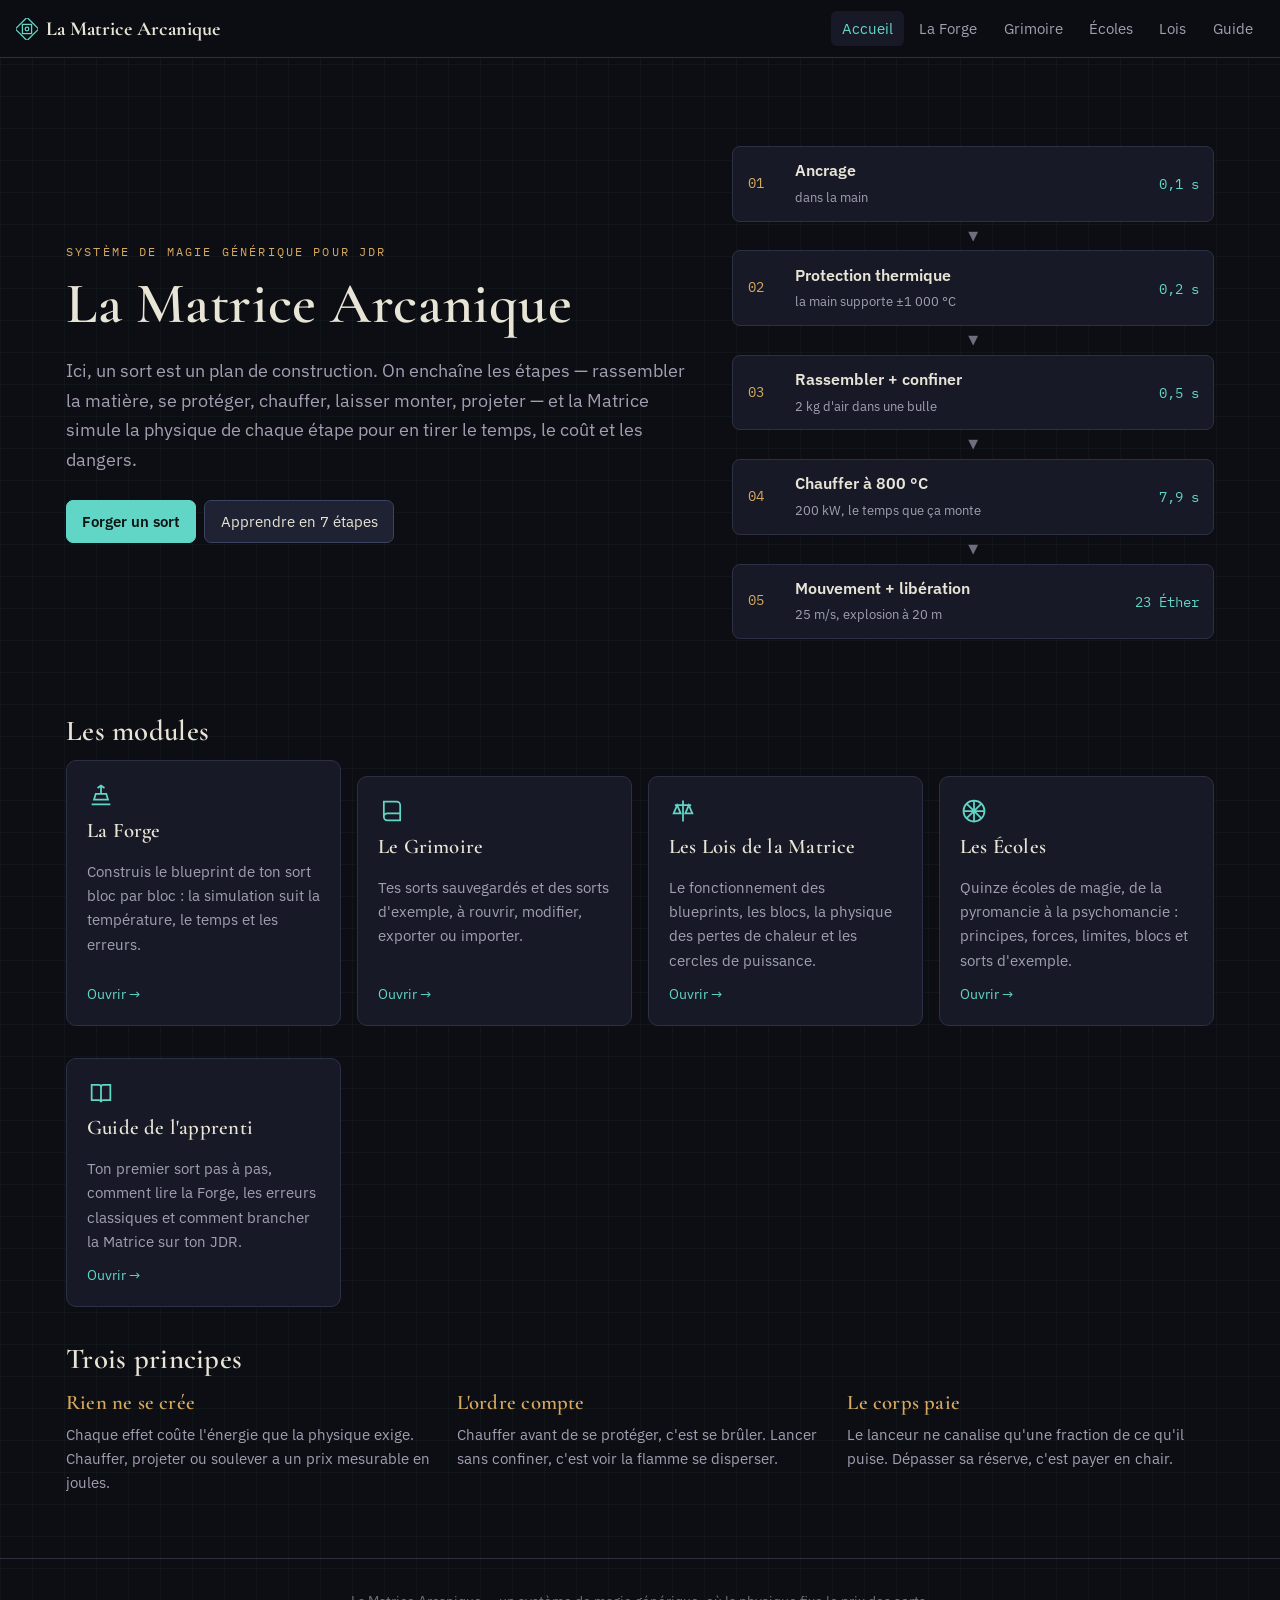
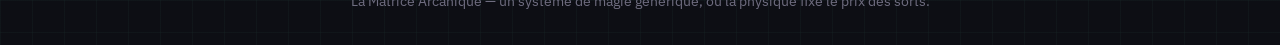
<file: index.html>
<!doctype html>
<html lang="fr">
<head>
  <meta charset="utf-8">
  <meta name="viewport" content="width=device-width, initial-scale=1">
  <title>La Matrice Arcanique</title>
  <meta name="description" content="Un système de magie générique et réaliste pour JDR : la physique fixe le prix de chaque sort.">
  <link rel="preconnect" href="https://fonts.googleapis.com">
  <link rel="preconnect" href="https://fonts.gstatic.com" crossorigin>
  <link href="https://fonts.googleapis.com/css2?family=Cormorant+Garamond:wght@500;600;700&family=IBM+Plex+Mono:wght@400;500&family=IBM+Plex+Sans:wght@400;500;600&display=swap" rel="stylesheet">
  <link rel="stylesheet" href="assets/style.css?v=13">
  <style>
    .hero { padding: 3.5rem 0 2.5rem; display: grid; grid-template-columns: 1.3fr 1fr; gap: 2.5rem; align-items: center; }
    .hero .chapeau { font-size: 1.15rem; margin: 1.2rem 0 1.6rem; }
    .chaine { display: flex; flex-direction: column; gap: 0.5rem; }
    .maillon {
      display: grid; grid-template-columns: 2.2rem 1fr auto; gap: 0.75rem; align-items: center;
      background: var(--surface); border: 1px solid var(--ligne); border-radius: 8px; padding: 0.7rem 0.9rem;
    }
    .maillon .n { font-family: var(--mono); color: var(--laiton); font-size: 0.85rem; }
    .maillon b { font-weight: 600; display: block; }
    .maillon small { color: var(--texte-doux); }
    .maillon .v { font-family: var(--mono); color: var(--arcane); font-size: 0.9rem; text-align: right; }
    .fleche { text-align: center; color: var(--texte-faible); font-size: 0.8rem; line-height: 1; }
    .module { display: flex; flex-direction: column; gap: 0.6rem; text-decoration: none; color: inherit; transition: border-color .2s, transform .2s; }
    .module:hover { border-color: var(--arcane); transform: translateY(-2px); }
    .module .ico { color: var(--arcane); }
    .module p { color: var(--texte-doux); margin: 0; font-size: 0.95rem; }
    .module .aller { margin-top: auto; color: var(--arcane); font-size: 0.9rem; }
    .piliers { display: grid; grid-template-columns: repeat(auto-fit, minmax(220px, 1fr)); gap: 1.5rem; margin-top: 1rem; }
    .piliers h3 { color: var(--laiton); }
    .piliers p { color: var(--texte-doux); margin: 0; font-size: 0.95rem; }
    @media (max-width: 820px) { .hero { grid-template-columns: 1fr; padding-top: 2rem; } }
  </style>
</head>
<body>
  <main class="page">
    <section class="hero">
      <div>
        <div class="surtitre">Système de magie générique pour JDR</div>
        <h1>La Matrice Arcanique</h1>
        <p class="chapeau">Ici, un sort est un plan de construction. On enchaîne les étapes — rassembler la matière, se protéger, chauffer, laisser monter, projeter — et la Matrice simule la physique de chaque étape pour en tirer le temps, le coût et les dangers.</p>
        <div class="actions">
          <a class="bouton principal" href="forge.html">Forger un sort</a>
          <a class="bouton" href="guide.html">Apprendre en 7 étapes</a>
        </div>
      </div>
      <div class="chaine" aria-label="Exemple de blueprint : boule de feu">
        <div class="maillon"><span class="n">01</span><div><b>Ancrage</b><small>dans la main</small></div><span class="v">0,1 s</span></div>
        <div class="fleche">▼</div>
        <div class="maillon"><span class="n">02</span><div><b>Protection thermique</b><small>la main supporte ±1 000 °C</small></div><span class="v">0,2 s</span></div>
        <div class="fleche">▼</div>
        <div class="maillon"><span class="n">03</span><div><b>Rassembler + confiner</b><small>2 kg d'air dans une bulle</small></div><span class="v">0,5 s</span></div>
        <div class="fleche">▼</div>
        <div class="maillon"><span class="n">04</span><div><b>Chauffer à 800 °C</b><small>200 kW, le temps que ça monte</small></div><span class="v">7,9 s</span></div>
        <div class="fleche">▼</div>
        <div class="maillon"><span class="n">05</span><div><b>Mouvement + libération</b><small>25 m/s, explosion à 20 m</small></div><span class="v">23 Éther</span></div>
      </div>
    </section>

    <h2>Les modules</h2>
    <div class="grille-cartes">
      <a class="carte module" href="forge.html">
        <svg class="ico" width="28" height="28" viewBox="0 0 24 24" fill="none" stroke="currentColor" stroke-width="1.5" aria-hidden="true"><path d="M4 20h16M6 16h12l-1.5-5h-9zM12 11V4M9 6l3-2 3 2"/></svg>
        <h3>La Forge</h3>
        <p>Construis le blueprint de ton sort bloc par bloc : la simulation suit la température, le temps et les erreurs.</p>
        <span class="aller">Ouvrir →</span>
      </a>
      <a class="carte module" href="grimoire.html">
        <svg class="ico" width="28" height="28" viewBox="0 0 24 24" fill="none" stroke="currentColor" stroke-width="1.5" aria-hidden="true"><path d="M5 4h11a3 3 0 0 1 3 3v13H8a3 3 0 0 1-3-3zM5 17a3 3 0 0 1 3-3h11"/></svg>
        <h3>Le Grimoire</h3>
        <p>Tes sorts sauvegardés et des sorts d'exemple, à rouvrir, modifier, exporter ou importer.</p>
        <span class="aller">Ouvrir →</span>
      </a>
      <a class="carte module" href="lois.html">
        <svg class="ico" width="28" height="28" viewBox="0 0 24 24" fill="none" stroke="currentColor" stroke-width="1.5" aria-hidden="true"><path d="M12 3v18M5 7h14M7 7l-3 7h6zM17 7l-3 7h6z"/></svg>
        <h3>Les Lois de la Matrice</h3>
        <p>Le fonctionnement des blueprints, les blocs, la physique des pertes de chaleur et les cercles de puissance.</p>
        <span class="aller">Ouvrir →</span>
      </a>
      <a class="carte module" href="ecoles.html">
        <svg class="ico" width="28" height="28" viewBox="0 0 24 24" fill="none" stroke="currentColor" stroke-width="1.5" aria-hidden="true"><circle cx="12" cy="12" r="9"/><path d="M12 3v18M3 12h18M5.6 5.6l12.8 12.8M18.4 5.6 5.6 18.4"/></svg>
        <h3>Les Écoles</h3>
        <p>Quinze écoles de magie, de la pyromancie à la psychomancie : principes, forces, limites, blocs et sorts d'exemple.</p>
        <span class="aller">Ouvrir →</span>
      </a>
      <a class="carte module" href="guide.html">
        <svg class="ico" width="28" height="28" viewBox="0 0 24 24" fill="none" stroke="currentColor" stroke-width="1.5" aria-hidden="true"><path d="M4 5h6a2 2 0 0 1 2 2v13a2 2 0 0 0-2-2H4zM20 5h-6a2 2 0 0 0-2 2v13a2 2 0 0 1 2-2h6z"/></svg>
        <h3>Guide de l'apprenti</h3>
        <p>Ton premier sort pas à pas, comment lire la Forge, les erreurs classiques et comment brancher la Matrice sur ton JDR.</p>
        <span class="aller">Ouvrir →</span>
      </a>
    </div>

    <h2>Trois principes</h2>
    <div class="piliers">
      <div><h3>Rien ne se crée</h3><p>Chaque effet coûte l'énergie que la physique exige. Chauffer, projeter ou soulever a un prix mesurable en joules.</p></div>
      <div><h3>L'ordre compte</h3><p>Chauffer avant de se protéger, c'est se brûler. Lancer sans confiner, c'est voir la flamme se disperser.</p></div>
      <div><h3>Le corps paie</h3><p>Le lanceur ne canalise qu'une fraction de ce qu'il puise. Dépasser sa réserve, c'est payer en chair.</p></div>
    </div>
  </main>
  <script src="assets/matrice.js?v=13"></script>
  <script src="assets/commun.js?v=13"></script>
  <script type="module" src="assets/compte.js?v=13"></script>
</body>
</html>
</file>
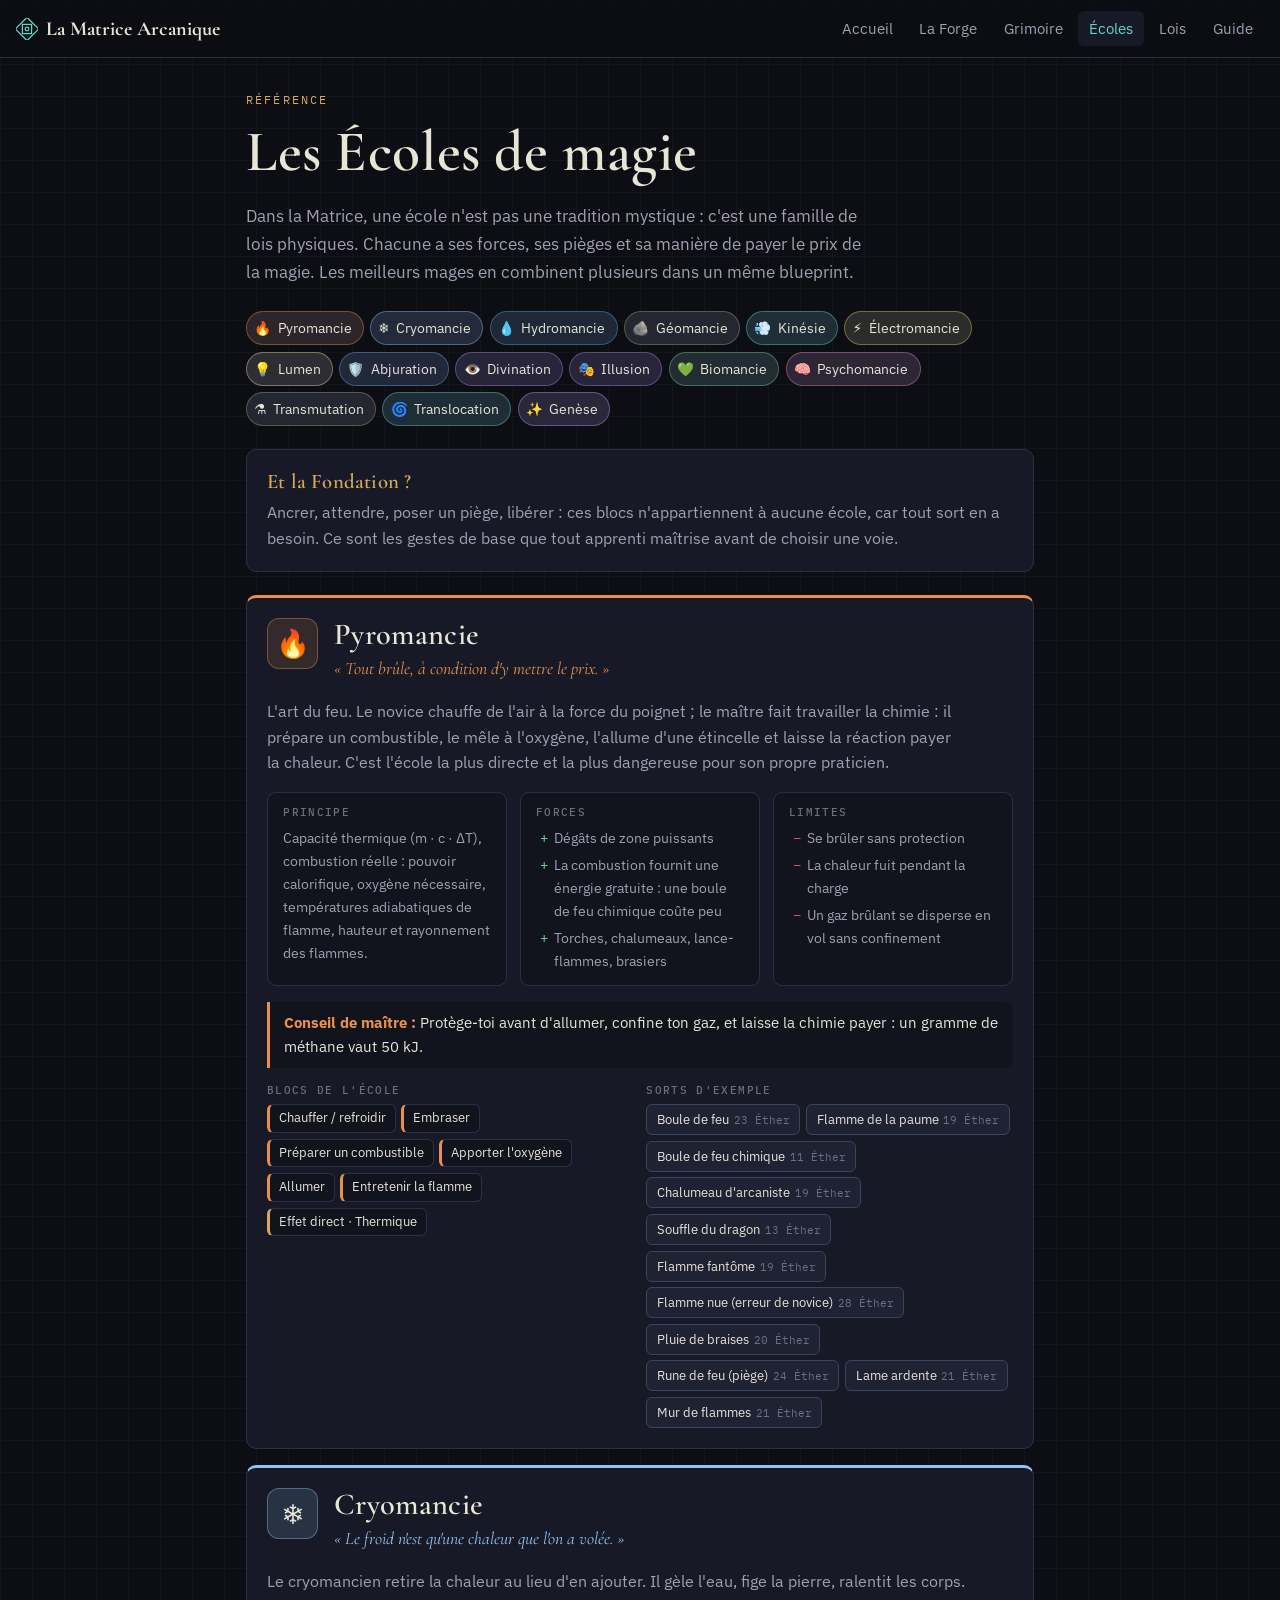
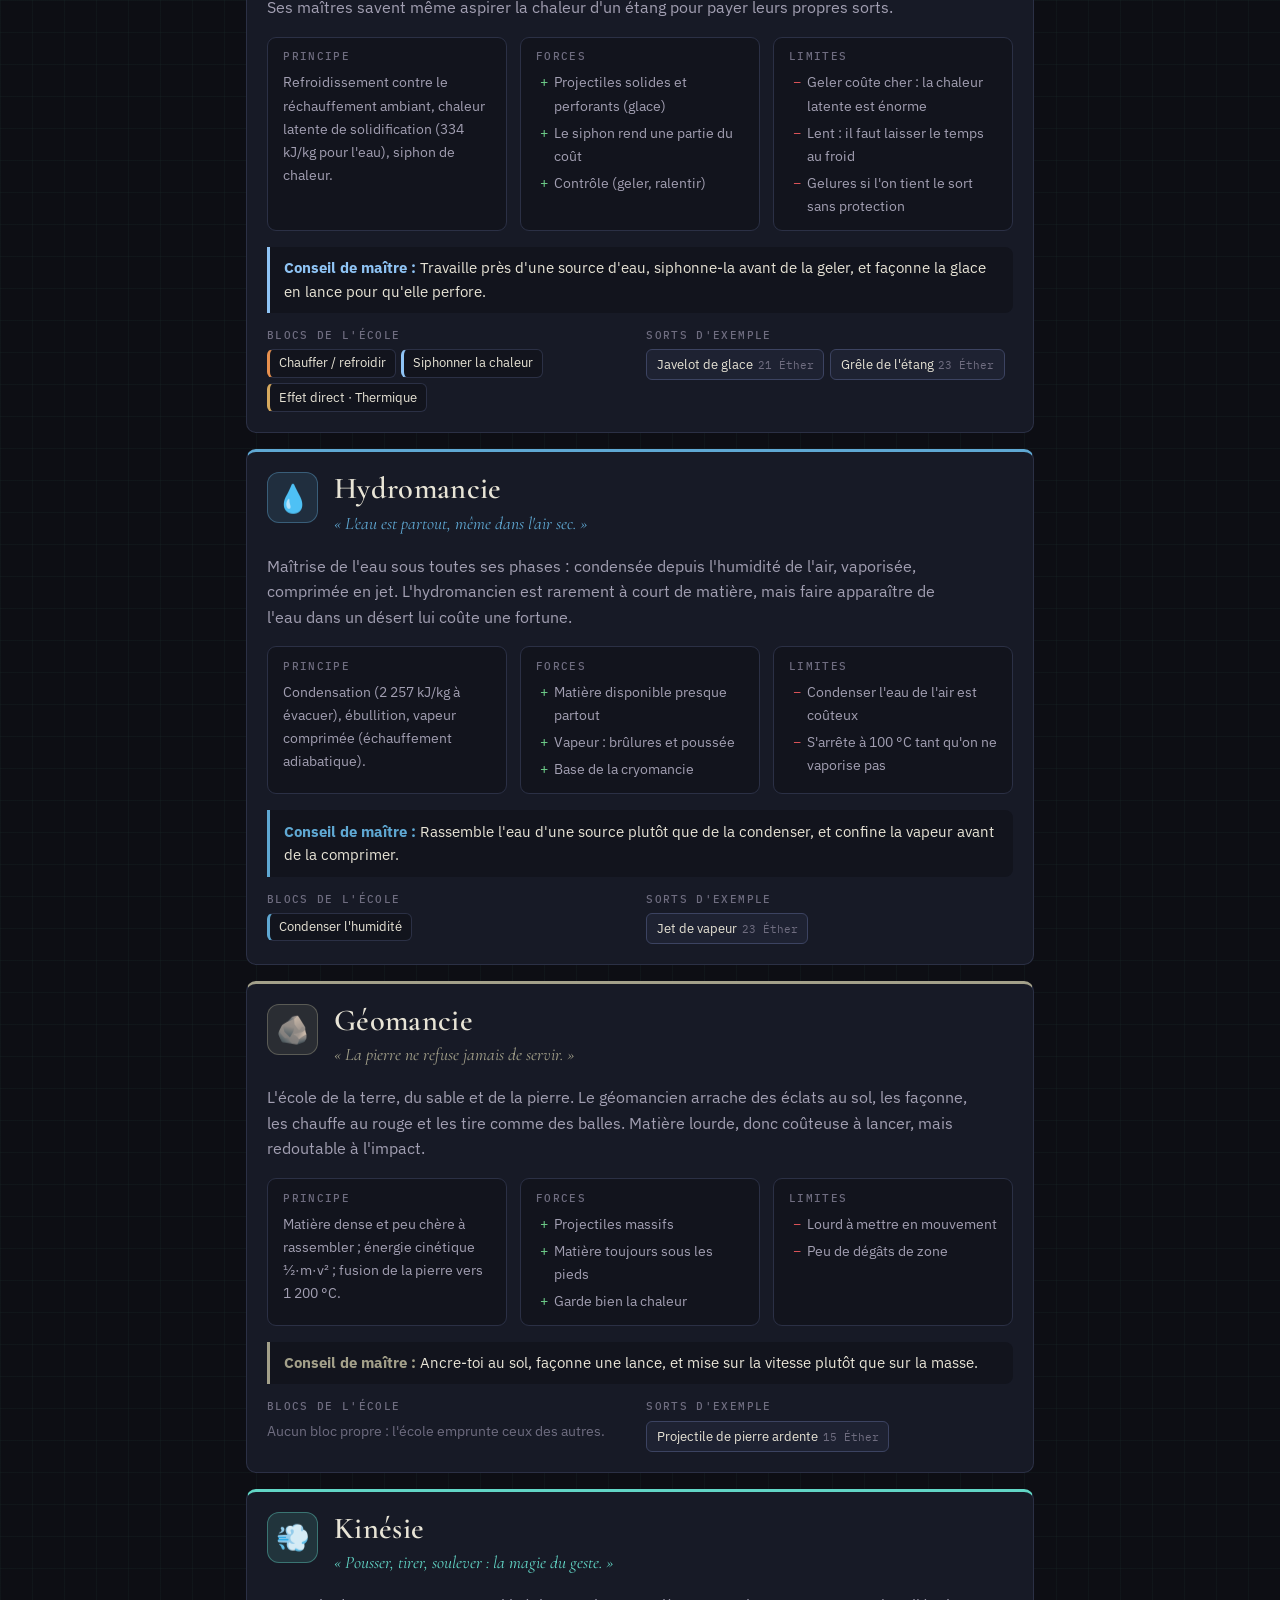
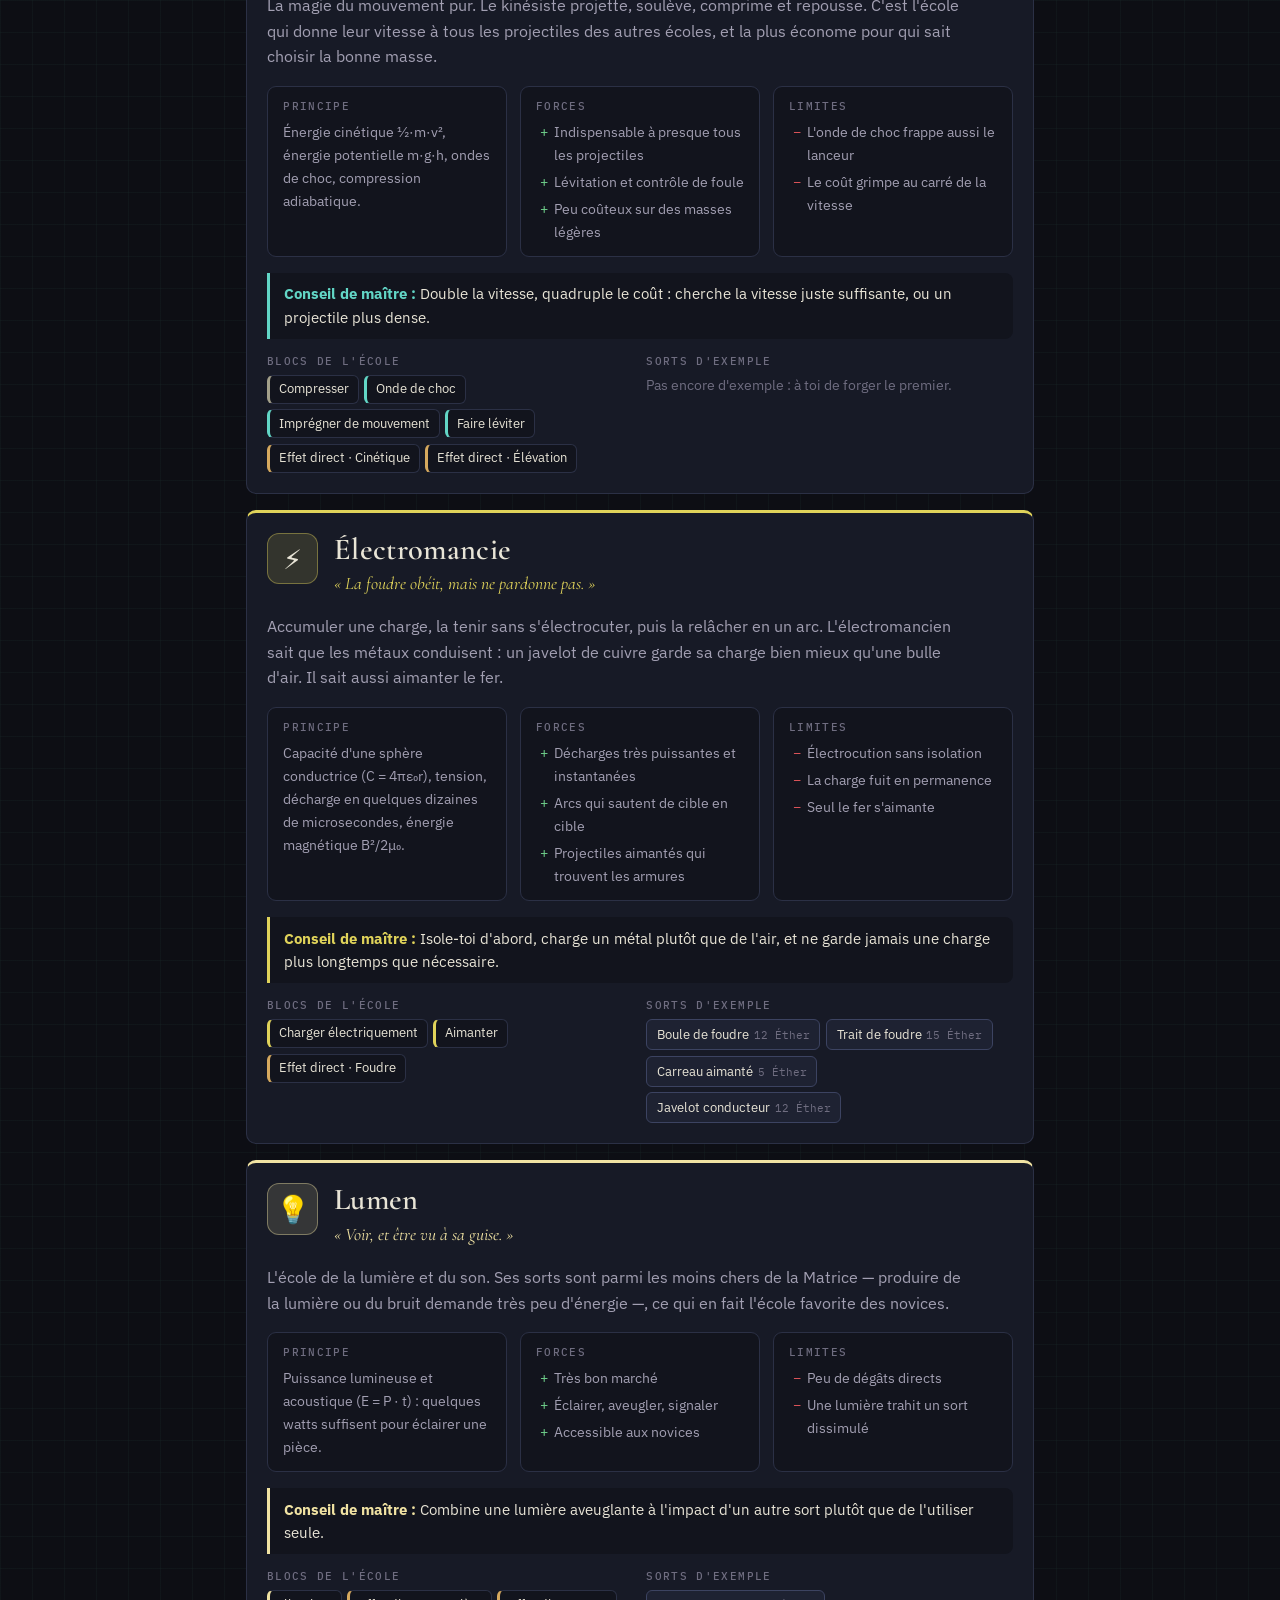
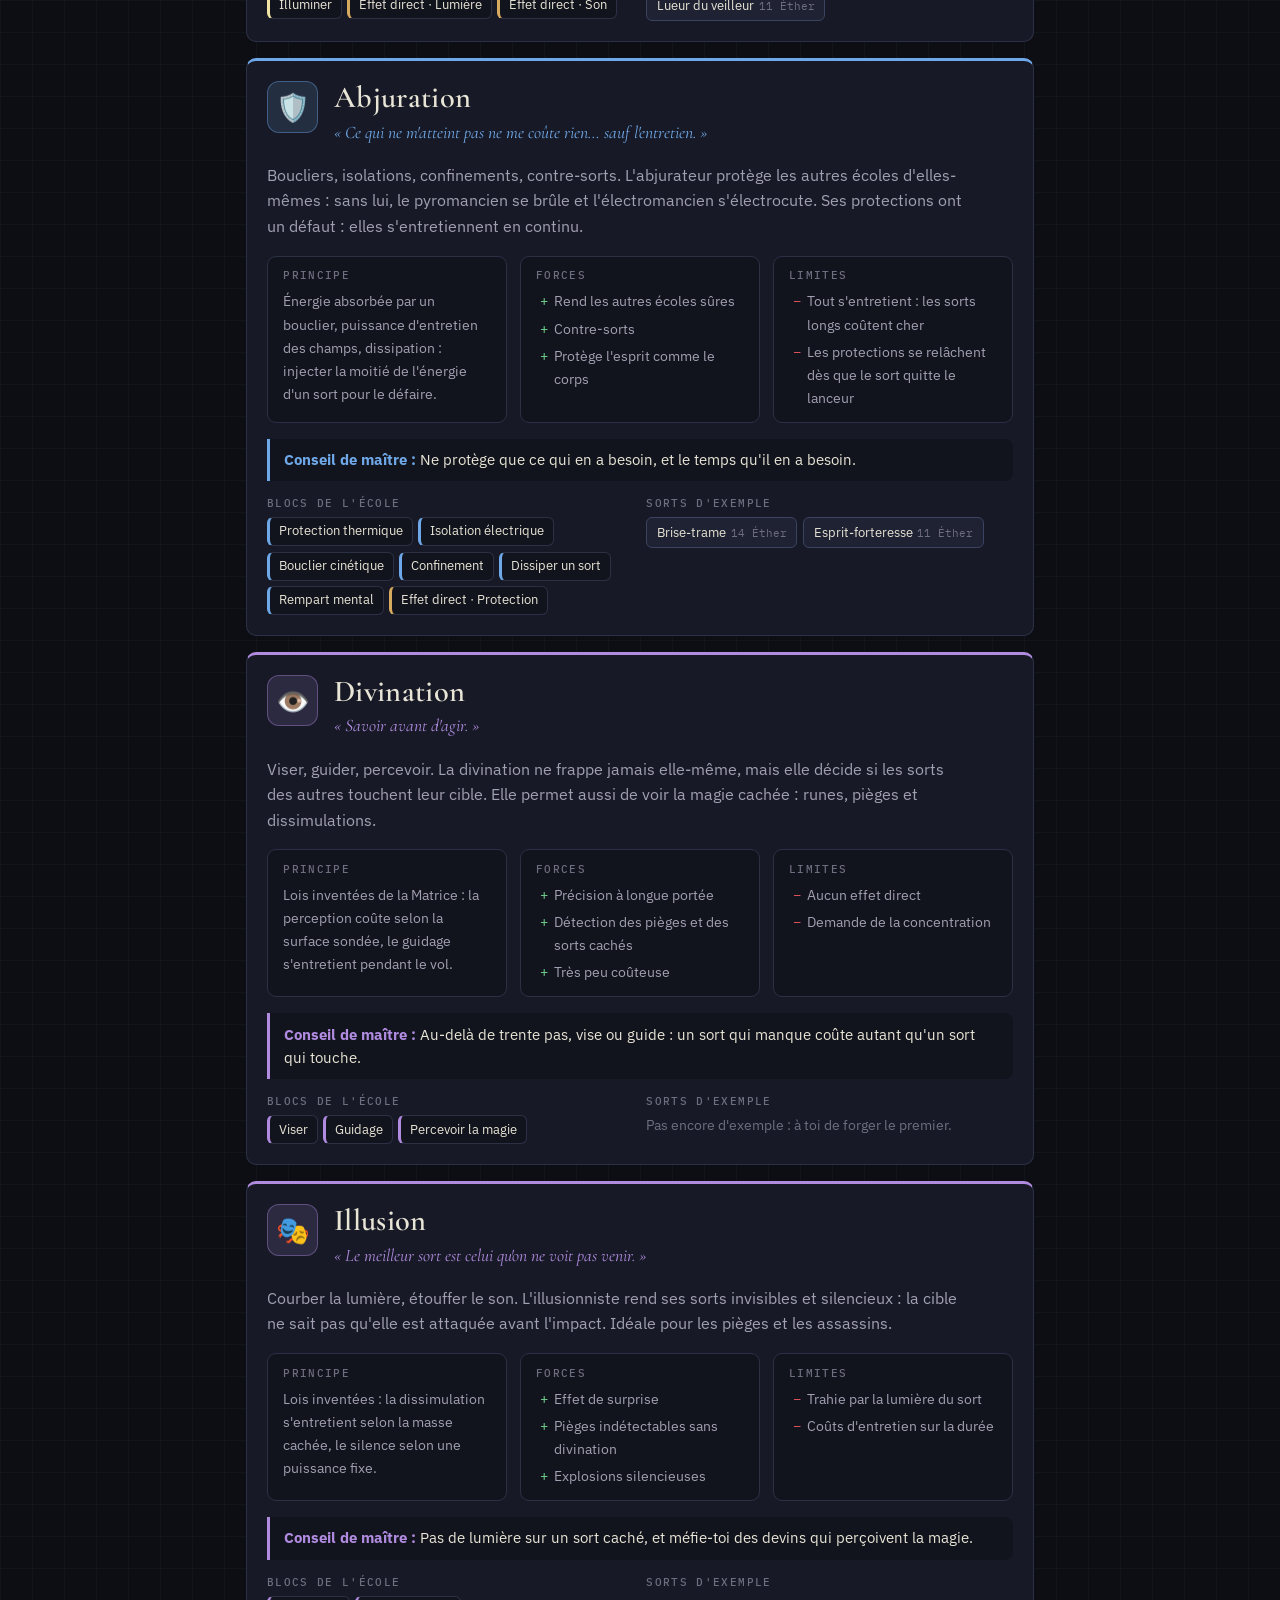
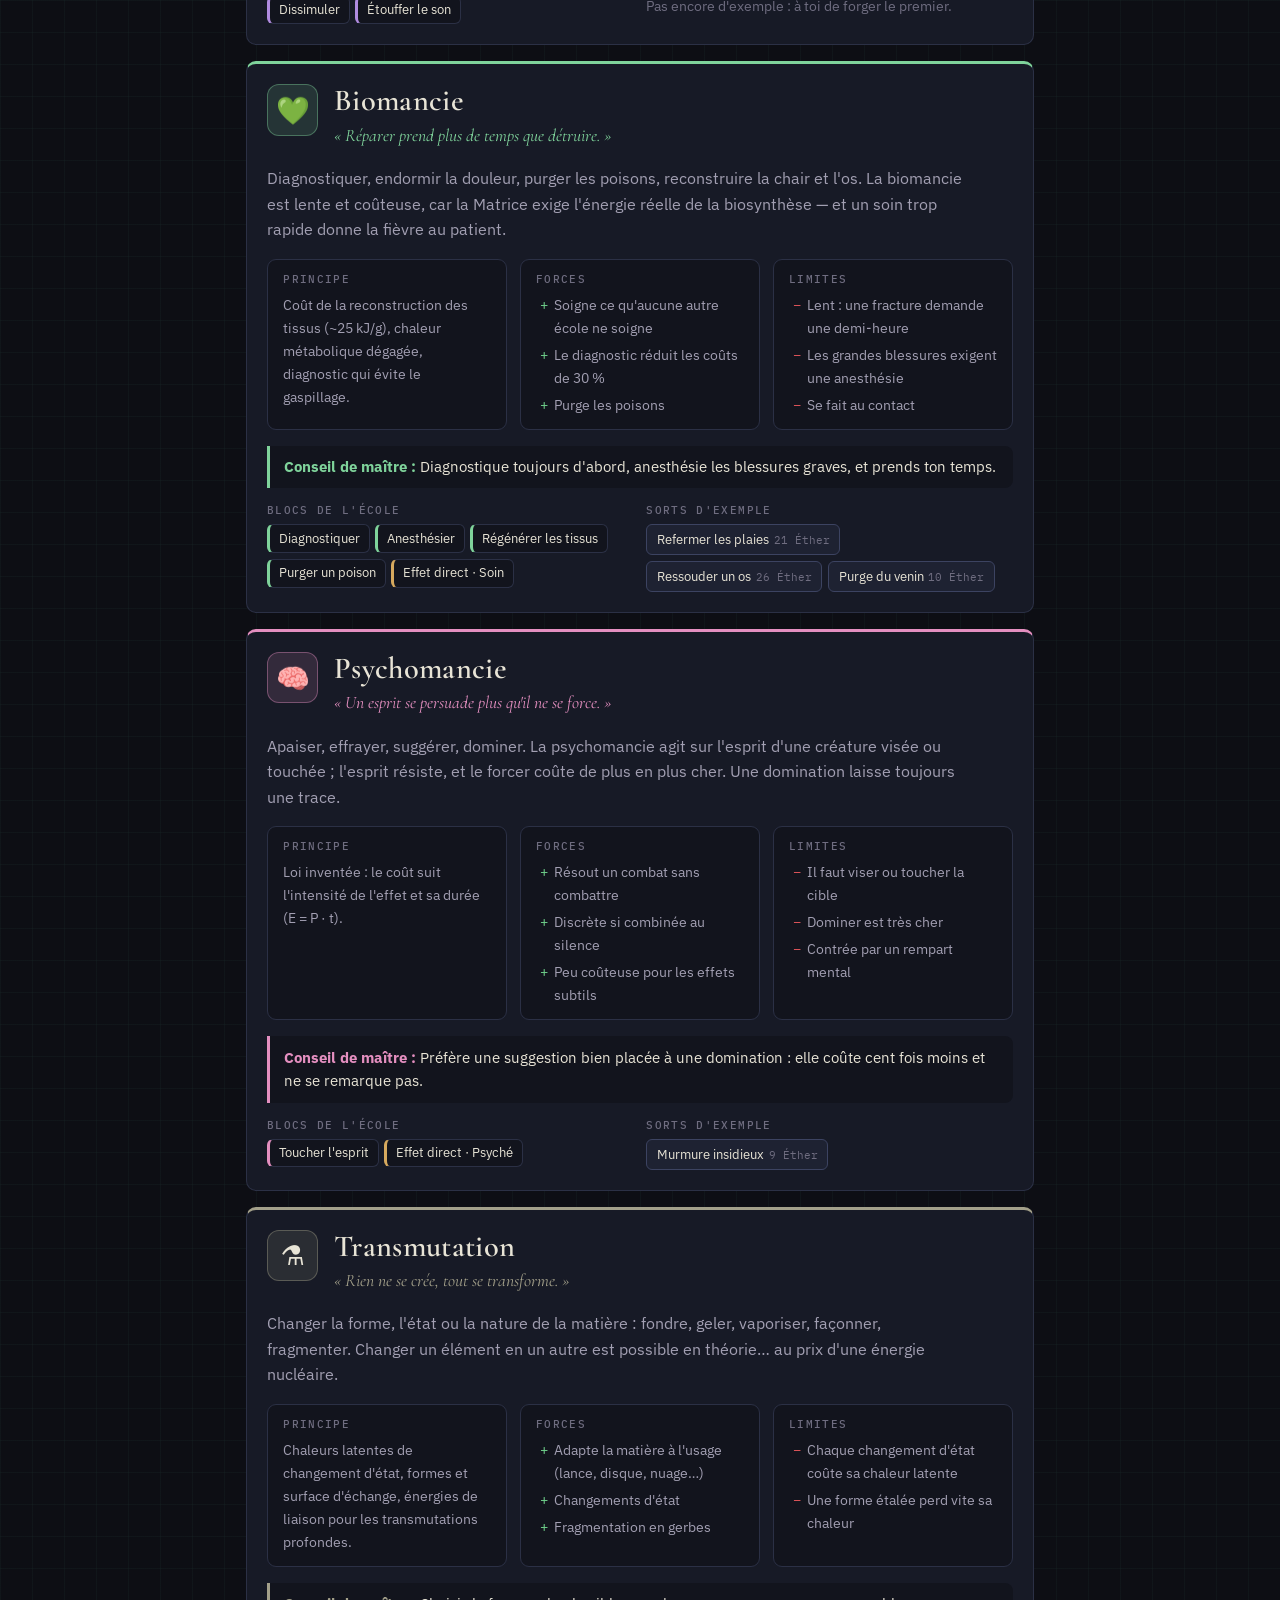
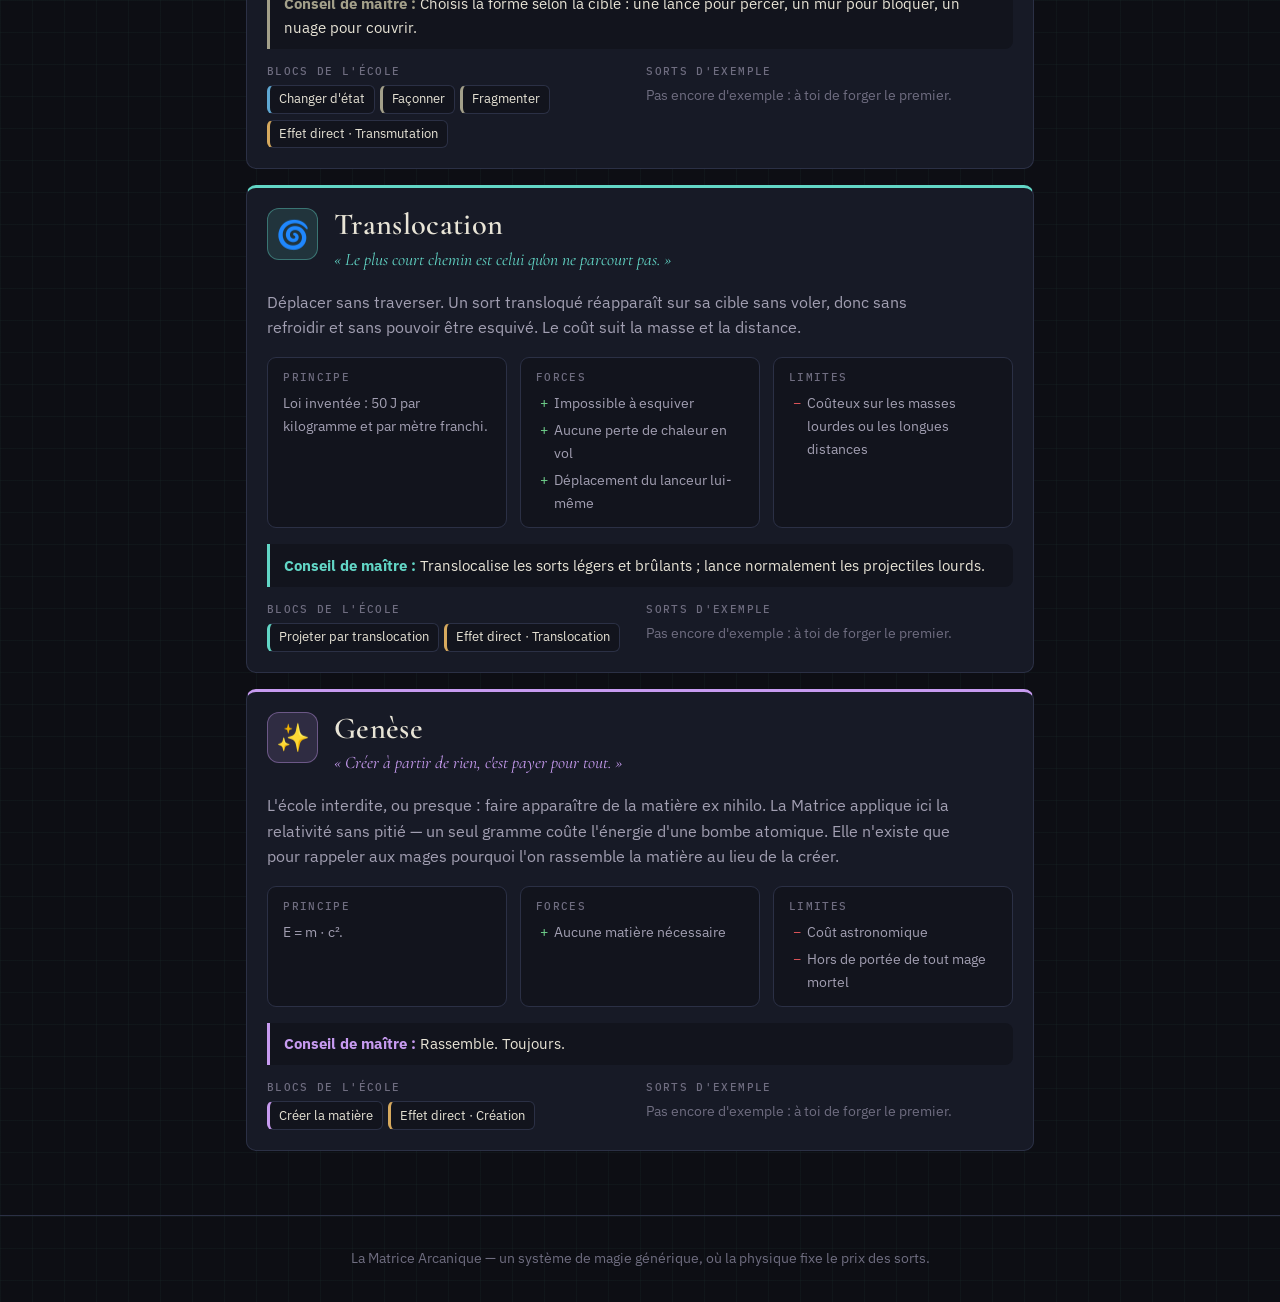
<file: ecoles.html>
<!doctype html>
<html lang="fr">
<head>
  <meta charset="utf-8">
  <meta name="viewport" content="width=device-width, initial-scale=1">
  <title>Les Écoles de magie</title>
  <meta name="description" content="Les quinze écoles de La Matrice Arcanique : principes physiques, forces, limites, blocs et sorts d'exemple.">
  <link rel="preconnect" href="https://fonts.googleapis.com">
  <link rel="preconnect" href="https://fonts.gstatic.com" crossorigin>
  <link href="https://fonts.googleapis.com/css2?family=Cormorant+Garamond:wght@500;600;700&family=IBM+Plex+Mono:wght@400;500&family=IBM+Plex+Sans:wght@400;500;600&display=swap" rel="stylesheet">
  <link rel="stylesheet" href="assets/style.css?v=13">
  <style>
    .rose { display: flex; flex-wrap: wrap; gap: 0.4rem; margin: 1.6rem 0 0.5rem; }
    .rose a {
      display: inline-flex; align-items: center; gap: 0.4rem; text-decoration: none; font-size: 0.86rem;
      padding: 0.32rem 0.7rem 0.32rem 0.45rem; border-radius: 99px; color: var(--texte);
      background: color-mix(in srgb, var(--c) 10%, var(--surface)); border: 1px solid color-mix(in srgb, var(--c) 40%, transparent);
    }
    .rose a:hover { border-color: var(--c); }
    .ecole { scroll-margin-top: 5rem; margin-top: 1.4rem; border-top: 3px solid var(--c); }
    .ecole-tete { display: flex; gap: 1rem; align-items: flex-start; }
    .ecole-ico {
      flex-shrink: 0; width: 3.2rem; height: 3.2rem; border-radius: 12px; display: grid; place-items: center; font-size: 1.7rem;
      background: color-mix(in srgb, var(--c) 14%, transparent); border: 1px solid color-mix(in srgb, var(--c) 40%, transparent);
    }
    .ecole h2 { margin: 0; font-size: 1.9rem; }
    .devise { font-family: var(--serif); font-style: italic; color: var(--c); font-size: 1.1rem; margin-top: 0.15rem; }
    .ecole > p { color: var(--texte-doux); max-width: 70ch; }
    .colonnes { display: grid; grid-template-columns: repeat(auto-fit, minmax(220px, 1fr)); gap: 0.8rem; margin: 1rem 0; }
    .colonne { background: var(--bg-2); border: 1px solid var(--ligne); border-radius: 9px; padding: 0.8rem 0.95rem; }
    .colonne h3 { font-family: var(--mono); font-size: 0.7rem; font-weight: 500; letter-spacing: 0.12em; text-transform: uppercase; color: var(--texte-faible); margin: 0 0 0.45rem; }
    .colonne p, .colonne li { font-size: 0.9rem; color: var(--texte-doux); margin: 0; }
    .colonne ul { margin: 0; padding-left: 1.1rem; display: grid; gap: 0.25rem; }
    .colonne.plus li::marker { content: '+  '; color: var(--sur); }
    .colonne.moins li::marker { content: '−  '; color: var(--critique); }
    .conseil { border-left: 3px solid var(--c); background: var(--bg-2); border-radius: 0 8px 8px 0; padding: 0.6rem 0.9rem; font-size: 0.92rem; }
    .conseil b { color: var(--c); }
    .liens { display: grid; grid-template-columns: repeat(auto-fit, minmax(260px, 1fr)); gap: 0.8rem; margin-top: 1rem; }
    .liens h3 { font-family: var(--mono); font-size: 0.7rem; font-weight: 500; letter-spacing: 0.12em; text-transform: uppercase; color: var(--texte-faible); margin: 0 0 0.45rem; }
    .puces { display: flex; flex-wrap: wrap; gap: 0.35rem; }
    .puce-bloc { font-size: 0.8rem; padding: 0.2rem 0.55rem; border-radius: 6px; background: var(--bg-2); border: 1px solid var(--ligne); border-left: 3px solid var(--cb); color: var(--texte); }
    .puce-sort { font-size: 0.82rem; padding: 0.25rem 0.6rem; border-radius: 6px; text-decoration: none; background: var(--surface-2); border: 1px solid var(--ligne-forte); color: var(--texte); }
    .puce-sort:hover { border-color: var(--c); color: var(--c); }
    .puce-sort small { color: var(--texte-faible); font-family: var(--mono); font-size: 0.7rem; margin-left: 0.3rem; }
    .vide-mini { font-size: 0.85rem; color: var(--texte-faible); }
    .fondation { margin-top: 1.4rem; }
  </style>
</head>
<body>
  <main class="page etroit">
    <div class="surtitre">Référence</div>
    <h1>Les Écoles de magie</h1>
    <p class="chapeau">Dans la Matrice, une école n'est pas une tradition mystique : c'est une famille de lois physiques. Chacune a ses forces, ses pièges et sa manière de payer le prix de la magie. Les meilleurs mages en combinent plusieurs dans un même blueprint.</p>
    <nav class="rose" id="rose" aria-label="Écoles"></nav>
    <section class="carte fondation">
      <h3 style="color:var(--laiton)">Et la Fondation ?</h3>
      <p style="margin:0;color:var(--texte-doux)">Ancrer, attendre, poser un piège, libérer : ces blocs n'appartiennent à aucune école, car tout sort en a besoin. Ce sont les gestes de base que tout apprenti maîtrise avant de choisir une voie.</p>
    </section>
    <div id="ecoles"></div>
  </main>

  <script src="assets/matrice.js?v=13"></script>
  <script src="assets/blueprint.js?v=13"></script>
  <script src="assets/ecoles.js?v=13"></script>
  <script src="assets/commun.js?v=13"></script>
  <script>
  (() => {
    const M = Matrice, B = Blueprint, R = M.reglages();
    const appartient = (ecole, nom) => (ecole || '').split(' / ').includes(nom);
    document.getElementById('rose').innerHTML = ECOLES.map((e) => `<a href="#${e.id}" style="--c:${e.couleur}"><span aria-hidden="true">${e.icone}</span>${echapper(e.nom)}</a>`).join('');
    document.getElementById('ecoles').innerHTML = ECOLES.map((e) => {
      const blocs = Object.values(B.BLOCS).filter((b) => appartient(b.ecole, e.nom));
      const effets = Object.values(M.EFFETS).filter((x) => appartient(x.ecole, e.nom));
      const sorts = EXEMPLES.filter((s) => s.ecole === e.nom);
      return `<section class="carte ecole" id="${e.id}" style="--c:${e.couleur}">
        <div class="ecole-tete">
          <div class="ecole-ico" aria-hidden="true">${e.icone}</div>
          <div><h2>${echapper(e.nom)}</h2><div class="devise">« ${echapper(e.devise)} »</div></div>
        </div>
        <p>${echapper(e.description)}</p>
        <div class="colonnes">
          <div class="colonne"><h3>Principe</h3><p>${echapper(e.principe)}</p></div>
          <div class="colonne plus"><h3>Forces</h3><ul>${e.forces.map((f) => `<li>${echapper(f)}</li>`).join('')}</ul></div>
          <div class="colonne moins"><h3>Limites</h3><ul>${e.limites.map((f) => `<li>${echapper(f)}</li>`).join('')}</ul></div>
        </div>
        <div class="conseil"><b>Conseil de maître :</b> ${echapper(e.conseil)}</div>
        <div class="liens">
          <div><h3>Blocs de l'école</h3><div class="puces">${
            blocs.length || effets.length
              ? blocs.map((b) => `<span class="puce-bloc" style="--cb:${b.couleur}" title="${echapper(b.description)}">${echapper(b.nom)}</span>`).join('')
                + effets.map((x) => `<span class="puce-bloc" style="--cb:#d6a95e" title="${echapper(x.description)}">Effet direct · ${echapper(x.nom)}</span>`).join('')
              : '<span class="vide-mini">Aucun bloc propre : l\'école emprunte ceux des autres.</span>'}</div></div>
          <div><h3>Sorts d'exemple</h3><div class="puces">${
            sorts.length
              ? sorts.map((s) => `<a class="puce-sort" href="forge.html?exemple=${encodeURIComponent(s.id)}">${echapper(s.nom)}<small>${B.simuler(s, R).ether} Éther</small></a>`).join('')
              : '<span class="vide-mini">Pas encore d\'exemple : à toi de forger le premier.</span>'}</div></div>
        </div>
      </section>`;
    }).join('');
  })();
  </script>
  <script type="module" src="assets/compte.js?v=13"></script>
</body>
</html>
</file>
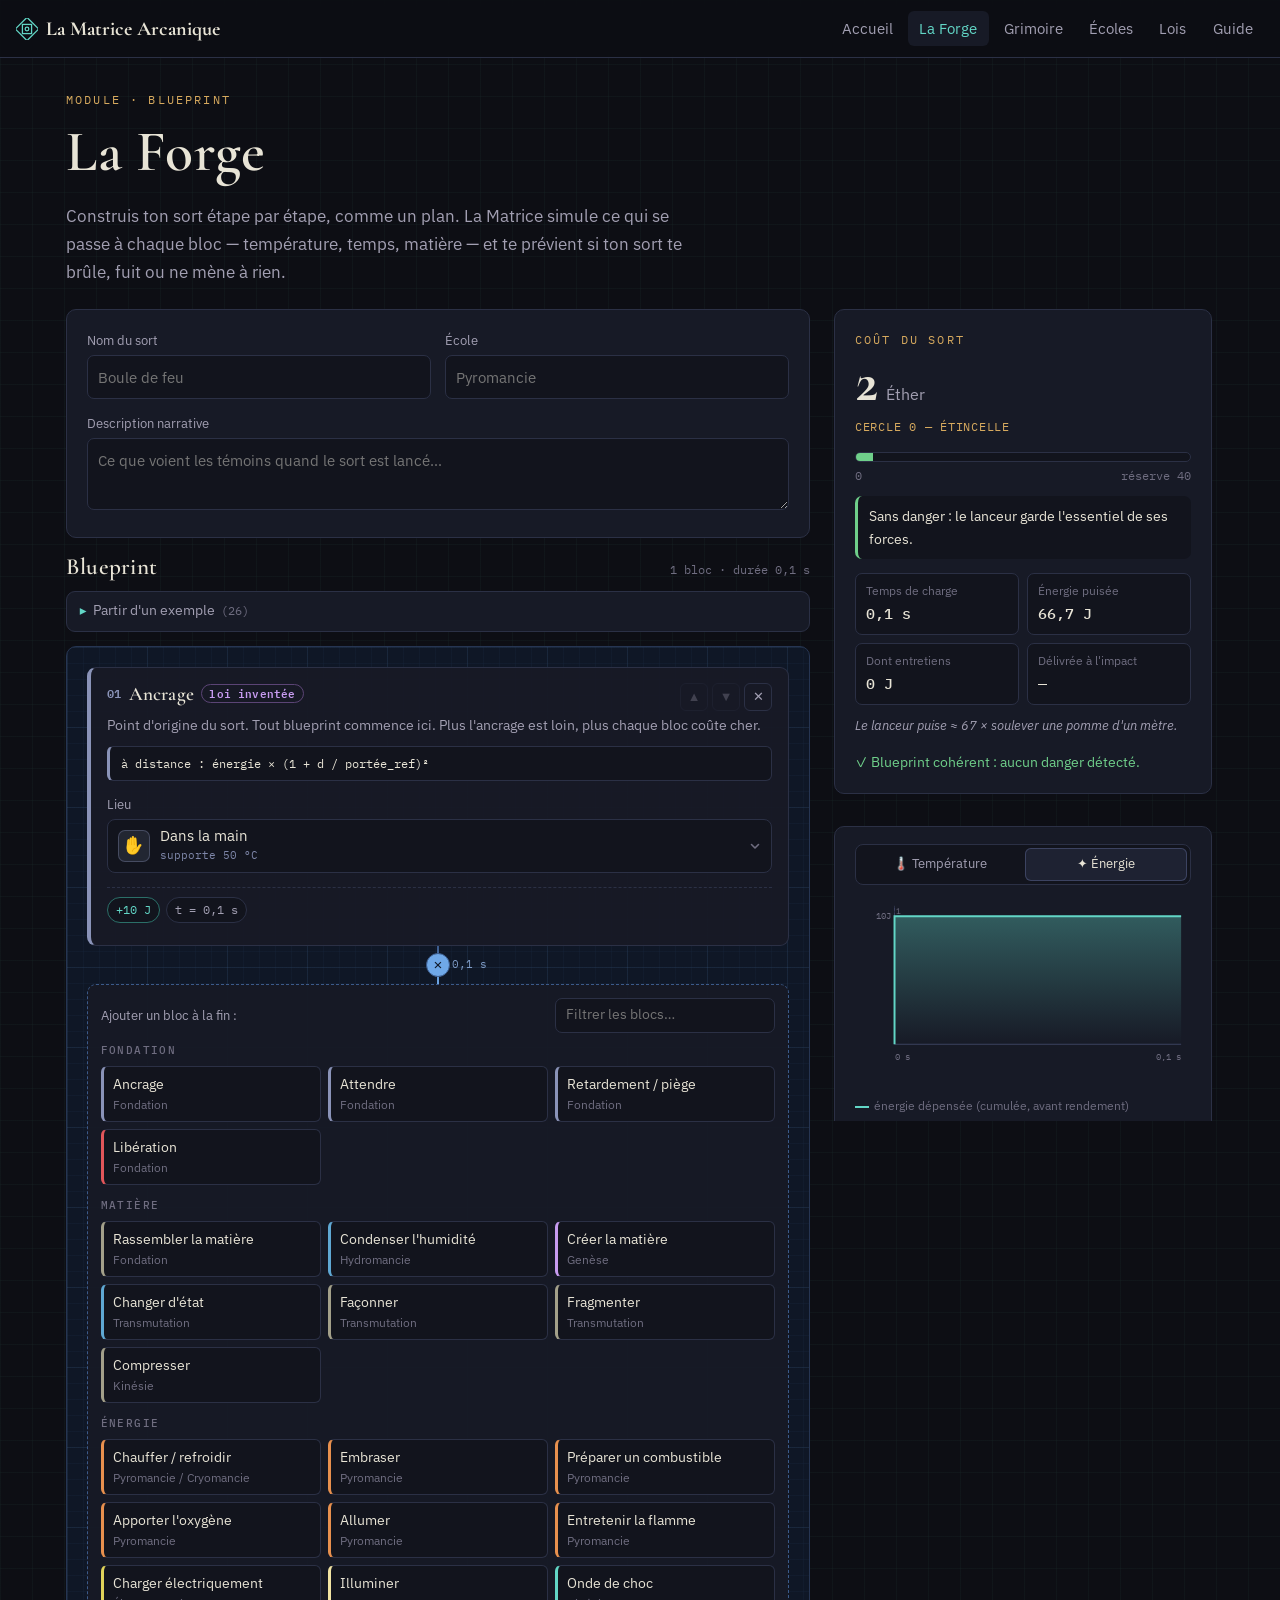
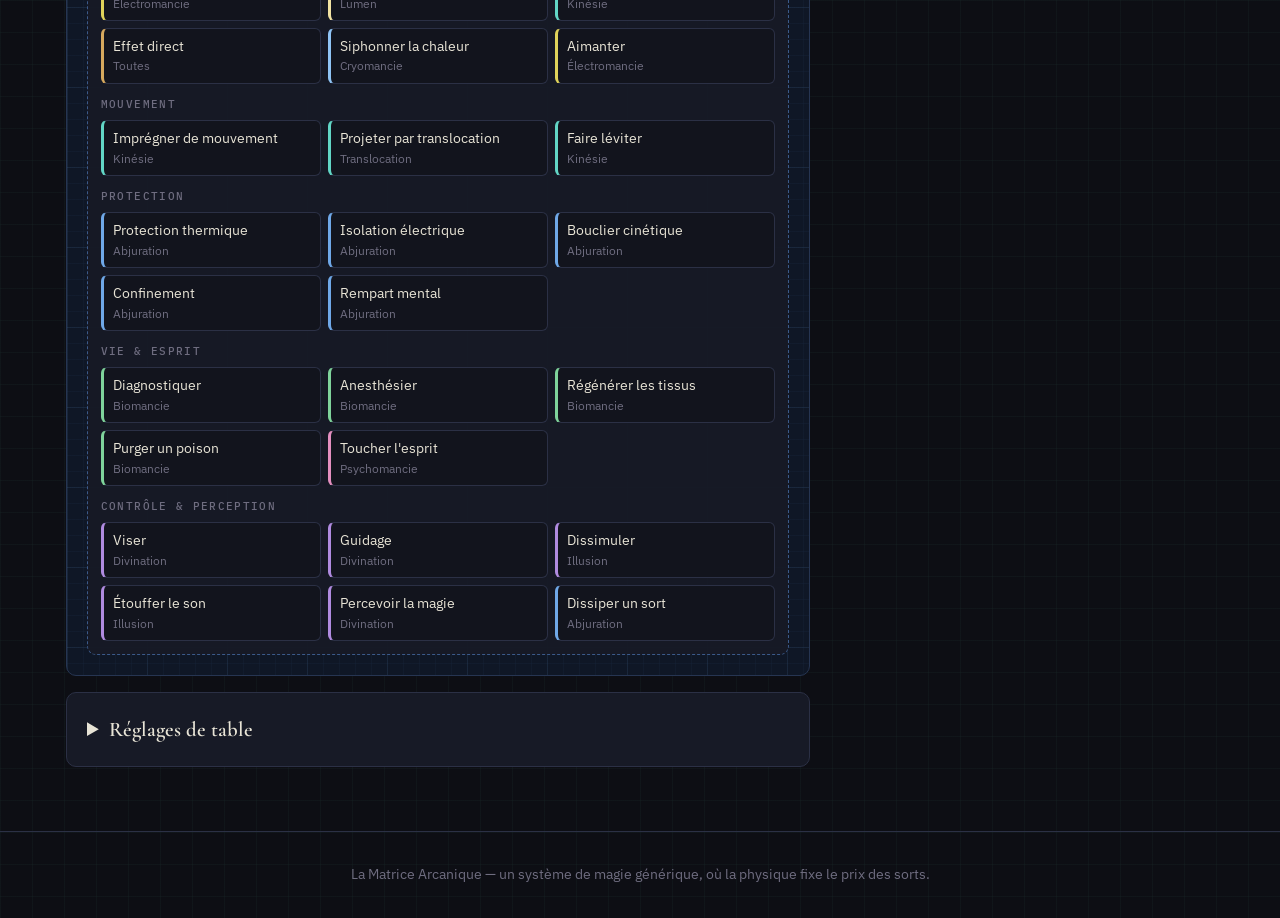
<file: forge.html>
<!doctype html>
<html lang="fr">
<head>
  <meta charset="utf-8">
  <meta name="viewport" content="width=device-width, initial-scale=1">
  <title>La Forge</title>
  <meta name="description" content="Éditeur de blueprints de sorts : enchaîne les étapes, la Matrice simule la physique et calcule le coût.">
  <link rel="preconnect" href="https://fonts.googleapis.com">
  <link rel="preconnect" href="https://fonts.gstatic.com" crossorigin>
  <link href="https://fonts.googleapis.com/css2?family=Cormorant+Garamond:wght@500;600;700&family=IBM+Plex+Mono:wght@400;500&family=IBM+Plex+Sans:wght@400;500;600&display=swap" rel="stylesheet">
  <link rel="stylesheet" href="assets/style.css?v=13">
  <style>
    .forge { display: grid; grid-template-columns: minmax(0, 1fr) 380px; gap: 1.5rem; align-items: start; margin-top: 1.5rem; }
    .bloc-titre { display: flex; align-items: baseline; justify-content: space-between; gap: 1rem; margin-bottom: 0.9rem; }
    .bloc-titre h2 { margin: 0; font-size: 1.45rem; }
    .bloc-titre small { color: var(--texte-faible); font-family: var(--mono); font-size: 0.78rem; }

    /* Plan de travail façon blueprint */
    .plan {
      background-color: #0f1726;
      background-image:
        linear-gradient(rgba(111, 168, 232, 0.08) 1px, transparent 1px),
        linear-gradient(90deg, rgba(111, 168, 232, 0.08) 1px, transparent 1px),
        linear-gradient(rgba(111, 168, 232, 0.035) 1px, transparent 1px),
        linear-gradient(90deg, rgba(111, 168, 232, 0.035) 1px, transparent 1px);
      background-size: 80px 80px, 80px 80px, 16px 16px, 16px 16px;
      border: 1px solid #263552; border-radius: var(--rayon); padding: 1.25rem;
    }
    .noeud {
      position: relative; background: rgba(23, 26, 38, 0.96); border: 1px solid var(--ligne);
      border-left: 4px solid var(--c, var(--arcane)); border-radius: 9px; padding: 0.9rem 1rem 0.8rem;
    }
    .noeud.danger { border-color: rgba(226, 86, 90, 0.6); border-left-color: var(--c); }
    .noeud-tete { display: flex; justify-content: space-between; align-items: flex-start; gap: 0.6rem; }
    .noeud-tete h3 { margin: 0; font-size: 1.2rem; display: flex; align-items: center; gap: 0.45rem; flex-wrap: wrap; }
    .noeud-tete .num { font-family: var(--mono); font-size: 0.75rem; color: var(--c); }
    .noeud-outils { display: flex; gap: 0.25rem; flex-shrink: 0; }
    .noeud-outils button { background: transparent; border: 1px solid var(--ligne); color: var(--texte-doux); border-radius: 6px; width: 28px; height: 28px; cursor: pointer; font-size: 0.8rem; }
    .noeud-outils button:hover { color: var(--arcane); border-color: var(--arcane); }
    .noeud-outils button:disabled { opacity: 0.3; cursor: default; }
    .noeud-desc { color: var(--texte-doux); font-size: 0.85rem; margin: 0.25rem 0 0.6rem; }
    .noeud .formule { font-size: 0.78rem; margin: 0 0 0.8rem; padding: 0.4rem 0.7rem; border-left-color: var(--c); }
    .noeud .champs { grid-template-columns: repeat(auto-fit, minmax(170px, 1fr)); }
    .noeud .champ-large { grid-column: 1 / -1; }
    .etat { display: flex; flex-wrap: wrap; gap: 0.35rem; padding-top: 0.6rem; border-top: 1px dashed var(--ligne); }
    .puce { font-family: var(--mono); font-size: 0.72rem; padding: 0.15rem 0.5rem; border-radius: 99px; background: var(--bg-2); border: 1px solid var(--ligne); color: var(--texte-doux); white-space: nowrap; }
    .puce.e { color: var(--arcane); border-color: var(--arcane-sombre); }
    .puce.chaud { color: #f0a46b; border-color: #6e4527; }
    .puce.froid { color: #8fc4f5; border-color: #2d4f73; }
    .puce.ok { color: var(--sur); border-color: #2f5a3b; }
    .alertes { list-style: none; padding: 0; margin: 0.6rem 0 0; display: flex; flex-direction: column; gap: 0.35rem; }
    .alertes li { font-size: 0.84rem; padding: 0.4rem 0.6rem; border-radius: 6px; border-left: 3px solid; background: var(--bg-2); }
    .alertes .danger { border-color: var(--critique); color: #f2b5b6; }
    .alertes .attention { border-color: var(--modere); color: #eedd9e; }
    .alertes .info { border-color: var(--arcane-sombre); color: var(--texte-doux); }

    .lien { position: relative; height: 38px; display: flex; justify-content: center; align-items: center; }
    .lien::before { content: ''; position: absolute; top: 0; bottom: 0; left: 50%; width: 2px; background: linear-gradient(#3b5a8a, #6fa8e8); transform: translateX(-50%); }
    .lien .dt { position: absolute; left: calc(50% + 14px); font-family: var(--mono); font-size: 0.7rem; color: #7f9cc7; }
    .lien button {
      position: relative; width: 24px; height: 24px; border-radius: 50%; border: 1px solid #3b5a8a;
      background: #0f1726; color: #9ec3ef; cursor: pointer; font-size: 0.95rem; line-height: 1; padding: 0;
    }
    .lien button:hover, .lien button.actif { background: #6fa8e8; color: #0f1726; }

    .exemples-barre { margin: -0.3rem 0 0.9rem; font-size: 0.85rem; color: var(--texte-doux); background: var(--surface); border: 1px solid var(--ligne); border-radius: 9px; }
    .exemples-barre summary { cursor: pointer; padding: 0.55rem 0.8rem; list-style: none; display: flex; align-items: center; gap: 0.4rem; }
    .exemples-barre summary::-webkit-details-marker { display: none; }
    .exemples-barre summary::before { content: '▸'; color: var(--arcane); transition: transform .15s; }
    .exemples-barre[open] summary::before { transform: rotate(90deg); }
    .exemples-barre summary span { font-family: var(--mono); font-size: 0.72rem; color: var(--texte-faible); }
    #exemples-forge { padding: 0 0.8rem 0.8rem; display: grid; gap: 0.7rem; }
    .ex-groupe h4 { margin: 0 0 0.35rem; font-family: var(--mono); font-size: 0.68rem; font-weight: 500; letter-spacing: 0.12em; text-transform: uppercase; color: var(--laiton); }
    .ex-groupe .actions { gap: 0.35rem; }
    .palette { background: rgba(23, 26, 38, 0.97); border: 1px dashed #3b5a8a; border-radius: 9px; padding: 0.8rem; }
    .palette p { margin: 0; font-size: 0.82rem; color: var(--texte-doux); }
    .palette-tete { display: flex; flex-wrap: wrap; justify-content: space-between; align-items: center; gap: 0.5rem; margin-bottom: 0.6rem; }
    .palette-tete input { max-width: 220px; padding: 0.35rem 0.6rem; font-size: 0.85rem; }
    .palette-famille + .palette-famille { margin-top: 0.75rem; }
    .palette-famille h4 { margin: 0 0 0.35rem; font-family: var(--mono); font-size: 0.7rem; font-weight: 500; letter-spacing: 0.12em; text-transform: uppercase; color: var(--texte-faible); }
    .palette button[hidden], .palette-famille[hidden] { display: none; }
    .palette-grille { display: grid; grid-template-columns: repeat(auto-fill, minmax(165px, 1fr)); gap: 0.4rem; }
    .palette button {
      text-align: left; background: var(--bg-2); border: 1px solid var(--ligne); border-left: 3px solid var(--c);
      color: var(--texte); border-radius: 6px; padding: 0.45rem 0.6rem; font: inherit; font-size: 0.85rem; cursor: pointer;
    }
    .palette button small { display: block; color: var(--texte-faible); font-size: 0.72rem; }
    .palette button:hover { border-color: var(--c); }

    .resultat { position: sticky; top: 4.5rem; display: flex; flex-direction: column; gap: 1rem; max-height: calc(100vh - 5.5rem); overflow-y: auto; overscroll-behavior: contain; scrollbar-width: thin; padding-right: 2px; }
    .ether { display: flex; align-items: baseline; gap: 0.5rem; }
    .ether .valeur { font-family: var(--serif); font-size: 3.6rem; font-weight: 700; line-height: 1; }
    .ether .unite { color: var(--texte-doux); }
    .cercle { font-family: var(--mono); font-size: 0.78rem; color: var(--laiton); letter-spacing: 0.06em; text-transform: uppercase; margin: 0.35rem 0 0.9rem; }
    .jauge { height: 10px; background: var(--bg-2); border: 1px solid var(--ligne); border-radius: 99px; overflow: hidden; }
    .jauge > div { height: 100%; width: 0; transition: width .3s ease, background-color .3s; }
    .jauge-leg { display: flex; justify-content: space-between; font-family: var(--mono); font-size: 0.72rem; color: var(--texte-faible); margin: 0.3rem 0 0.7rem; }
    .risque { font-size: 0.88rem; padding: 0.55rem 0.7rem; border-radius: 7px; border-left: 3px solid; background: var(--bg-2); }
    .risque.sur { border-color: var(--sur); } .risque.modere { border-color: var(--modere); }
    .risque.eleve { border-color: var(--eleve); } .risque.critique { border-color: var(--critique); color: #f2b5b6; }
    .risque.nul { border-color: var(--ligne-forte); color: var(--texte-faible); }
    .chiffres { display: grid; grid-template-columns: 1fr 1fr; gap: 0.5rem; margin-top: 0.9rem; }
    .chiffre { background: var(--bg-2); border: 1px solid var(--ligne); border-radius: 7px; padding: 0.5rem 0.65rem; }
    .chiffre small { display: block; font-size: 0.72rem; color: var(--texte-faible); }
    .chiffre b { font-family: var(--mono); font-weight: 500; font-size: 0.95rem; }
    .bilan-alertes { margin-top: 0.9rem; font-size: 0.86rem; }
    .bilan-alertes.ok { color: var(--sur); }
    .bilan-alertes.ko { color: #f2b5b6; }
    .courbe svg { width: 100%; height: auto; display: block; touch-action: pan-y; }
    .onglets { display: flex; gap: 0.25rem; margin: -0.2rem 0 0.8rem; background: var(--bg-2); border: 1px solid var(--ligne); border-radius: 8px; padding: 0.2rem; }
    .onglets button { flex: 1; background: none; border: none; color: var(--texte-doux); font: inherit; font-size: 0.8rem; padding: 0.4rem 0.3rem; border-radius: 6px; cursor: pointer; white-space: nowrap; }
    .onglets button:hover { color: var(--texte); }
    .onglets button[aria-selected="true"] { background: var(--surface-2); color: var(--texte); box-shadow: inset 0 0 0 1px var(--ligne-forte); }
    .onglets button[hidden] { display: none; }
    .courbe-info { font-family: var(--mono); font-size: 0.72rem; color: var(--texte-doux); min-height: 1.1rem; margin-top: 0.35rem; }
    .elec-stats { display: grid; grid-template-columns: 1fr 1fr; gap: 0.4rem; margin-top: 0.8rem; }
    .elec-stats:empty { display: none; }
    .elec-stats .chiffre b { font-size: 0.88rem; }
    .elec-stats .chiffre.alerte { border-color: rgba(226, 86, 90, 0.6); }
    .elec-stats .chiffre.alerte b { color: #f2b5b6; }
    .flamme-svg .vacille { transform-origin: 50% 100%; transform-box: fill-box; animation: vacille 1.6s ease-in-out infinite alternate; }
    .flamme-svg .vacille2 { transform-origin: 50% 100%; transform-box: fill-box; animation: vacille 1.1s ease-in-out infinite alternate-reverse; }
    @keyframes vacille { from { transform: scale(0.96, 0.97) skewX(-1.5deg); } to { transform: scale(1.03, 1.04) skewX(1.5deg); } }
    @media (prefers-reduced-motion: reduce) { .flamme-svg .vacille, .flamme-svg .vacille2 { animation: none; } }
    .pastille-couleur { display: inline-block; width: 0.8rem; height: 0.8rem; border-radius: 50%; vertical-align: -1px; margin-right: 0.35rem; box-shadow: 0 0 8px currentColor; }
    .elec-stats .note { grid-column: 1 / -1; font-size: 0.75rem; color: var(--texte-faible); line-height: 1.4; }
    .courbe-leg { display: flex; gap: 1rem; flex-wrap: wrap; font-size: 0.75rem; color: var(--texte-faible); margin-top: 0.4rem; }
    .courbe-leg i { display: inline-block; width: 14px; height: 2px; vertical-align: middle; margin-right: 0.3rem; }
    .comparaison { font-size: 0.84rem; color: var(--texte-doux); font-style: italic; margin-top: 0.6rem; }
    details.reglages summary { cursor: pointer; font-family: var(--serif); font-size: 1.3rem; font-weight: 600; }
    details.reglages[open] summary { margin-bottom: 0.9rem; }
    .aide { font-size: 0.8rem; color: var(--texte-faible); margin-top: -0.5rem; margin-bottom: 0.85rem; }

    @media (max-width: 960px) {
      .forge { grid-template-columns: minmax(0, 1fr); }
      .resultat { position: static; max-height: none; overflow: visible; }
    }
  </style>
</head>
<body>
  <main class="page">
    <div class="surtitre">Module · Blueprint</div>
    <h1>La Forge</h1>
    <p class="chapeau">Construis ton sort étape par étape, comme un plan. La Matrice simule ce qui se passe à chaque bloc — température, temps, matière — et te prévient si ton sort te brûle, fuit ou ne mène à rien.</p>

    <div class="forge">
      <div>
        <section class="carte">
          <div class="champs">
            <div class="champ"><label for="nom">Nom du sort</label><input id="nom" placeholder="Boule de feu"></div>
            <div class="champ"><label for="ecole">École</label><input id="ecole" list="ecoles" placeholder="Pyromancie"></div>
          </div>
          <datalist id="ecoles"></datalist>
          <div class="champ" style="margin-bottom:0"><label for="description">Description narrative</label><textarea id="description" placeholder="Ce que voient les témoins quand le sort est lancé…"></textarea></div>
        </section>

        <section style="margin-top:1rem">
          <div class="bloc-titre"><h2>Blueprint</h2><small id="resume-blocs"></small></div>
          <details class="exemples-barre" id="exemples-details">
            <summary>Partir d'un exemple <span id="nb-exemples"></span></summary>
            <div id="exemples-forge"></div>
          </details>
          <div class="plan" id="plan"></div>
        </section>

        <section class="carte" style="margin-top:1rem">
          <details class="reglages">
            <summary>Réglages de table</summary>
            <p class="aide" style="margin-top:0">Ces règles d'inspiration s'appliquent à tous les sorts. Ajuste-les pour rendre la magie plus rare ou plus accessible.</p>
            <div class="champs">
              <div class="champ"><label for="r-base">Progression du coût</label><input id="r-base" type="number" min="1.05" max="4" step="0.05"></div>
              <div class="champ"><label for="r-portee">Portée de référence</label><div class="avec-unite"><input id="r-portee" type="number" min="1" step="1"><span class="unite">m</span></div></div>
              <div class="champ"><label for="r-mental">Durée des opérations mentales</label><div class="avec-unite"><input id="r-mental" type="number" min="0" step="0.1"><span class="unite">×</span></div></div>
            </div>
            <p class="aide">Le coût en Éther est multiplié par la progression chaque fois que l'énergie est ×10. À la portée de référence, l'énergie est ×4. Les opérations mentales (ancrage, protection, confinement, rassembler, effet direct) ne prennent qu'une fraction de seconde ; augmente ce multiplicateur pour une magie plus lente.</p>
            <div id="r-niveaux" class="champs"></div>
            <button class="bouton petit" id="r-reset" type="button">Rétablir les valeurs par défaut</button>
          </details>
        </section>
      </div>

      <aside class="resultat">
        <div class="carte" aria-live="polite">
          <div class="surtitre" style="margin:0 0 .3rem">Coût du sort</div>
          <div class="ether"><span class="valeur" id="res-ether">0</span><span class="unite">Éther</span></div>
          <div class="cercle" id="res-cercle">—</div>
          <div class="jauge"><div id="res-jauge"></div></div>
          <div class="jauge-leg"><span>0</span><span id="res-reserve">réserve</span></div>
          <div class="risque nul" id="res-risque">—</div>
          <div class="chiffres">
            <div class="chiffre"><small>Temps de charge</small><b id="res-charge">—</b></div>
            <div class="chiffre"><small>Énergie puisée</small><b id="res-puisee">—</b></div>
            <div class="chiffre"><small>Dont entretiens</small><b id="res-entretien">—</b></div>
            <div class="chiffre"><small>Délivrée à l'impact</small><b id="res-livree">—</b></div>
          </div>
          <div class="comparaison" id="res-comparaison"></div>
          <div class="bilan-alertes" id="res-alertes"></div>
        </div>

        <div class="carte courbe">
          <div class="onglets" role="tablist" aria-label="Courbes du sort">
            <button type="button" role="tab" data-onglet="flamme">🔥 Flamme</button>
            <button type="button" role="tab" data-onglet="temp">🌡️ Température</button>
            <button type="button" role="tab" data-onglet="elec">⚡ Électricité</button>
            <button type="button" role="tab" data-onglet="energie">✦ Énergie</button>
          </div>
          <div id="courbe"></div>
          <div class="courbe-info" id="courbe-info"></div>
          <div class="courbe-leg" id="courbe-leg"></div>
          <div class="elec-stats" id="elec-stats"></div>
        </div>

        <div class="carte">
          <div class="surtitre" style="margin:0 0 .6rem">Lanceur</div>
          <div class="champ"><label for="niveau">Maîtrise</label><select id="niveau"></select></div>
          <div class="champs">
            <div class="champ"><label for="reserve">Réserve d'Éther</label><input id="reserve" type="number" min="1" step="1"></div>
            <div class="champ"><label for="focalisateur">Focalisateur</label><select id="focalisateur"></select></div>
          </div>
          <div class="actions">
            <button class="bouton principal" id="b-enregistrer" type="button">Enregistrer au grimoire</button>
            <button class="bouton" id="b-copier" type="button">Copier la fiche</button>
            <button class="bouton" id="b-exporter" type="button">Exporter</button>
            <button class="bouton danger" id="b-nouveau" type="button">Nouveau</button>
          </div>
        </div>
      </aside>
    </div>
  </main>

  <script src="assets/matrice.js?v=13"></script>
  <script src="assets/blueprint.js?v=13"></script>
  <script src="assets/commun.js?v=13"></script>
  <script src="assets/choix.js?v=13"></script>
  <script src="assets/forge.js?v=13"></script>
  <script type="module" src="assets/compte.js?v=13"></script>
</body>
</html>
</file>
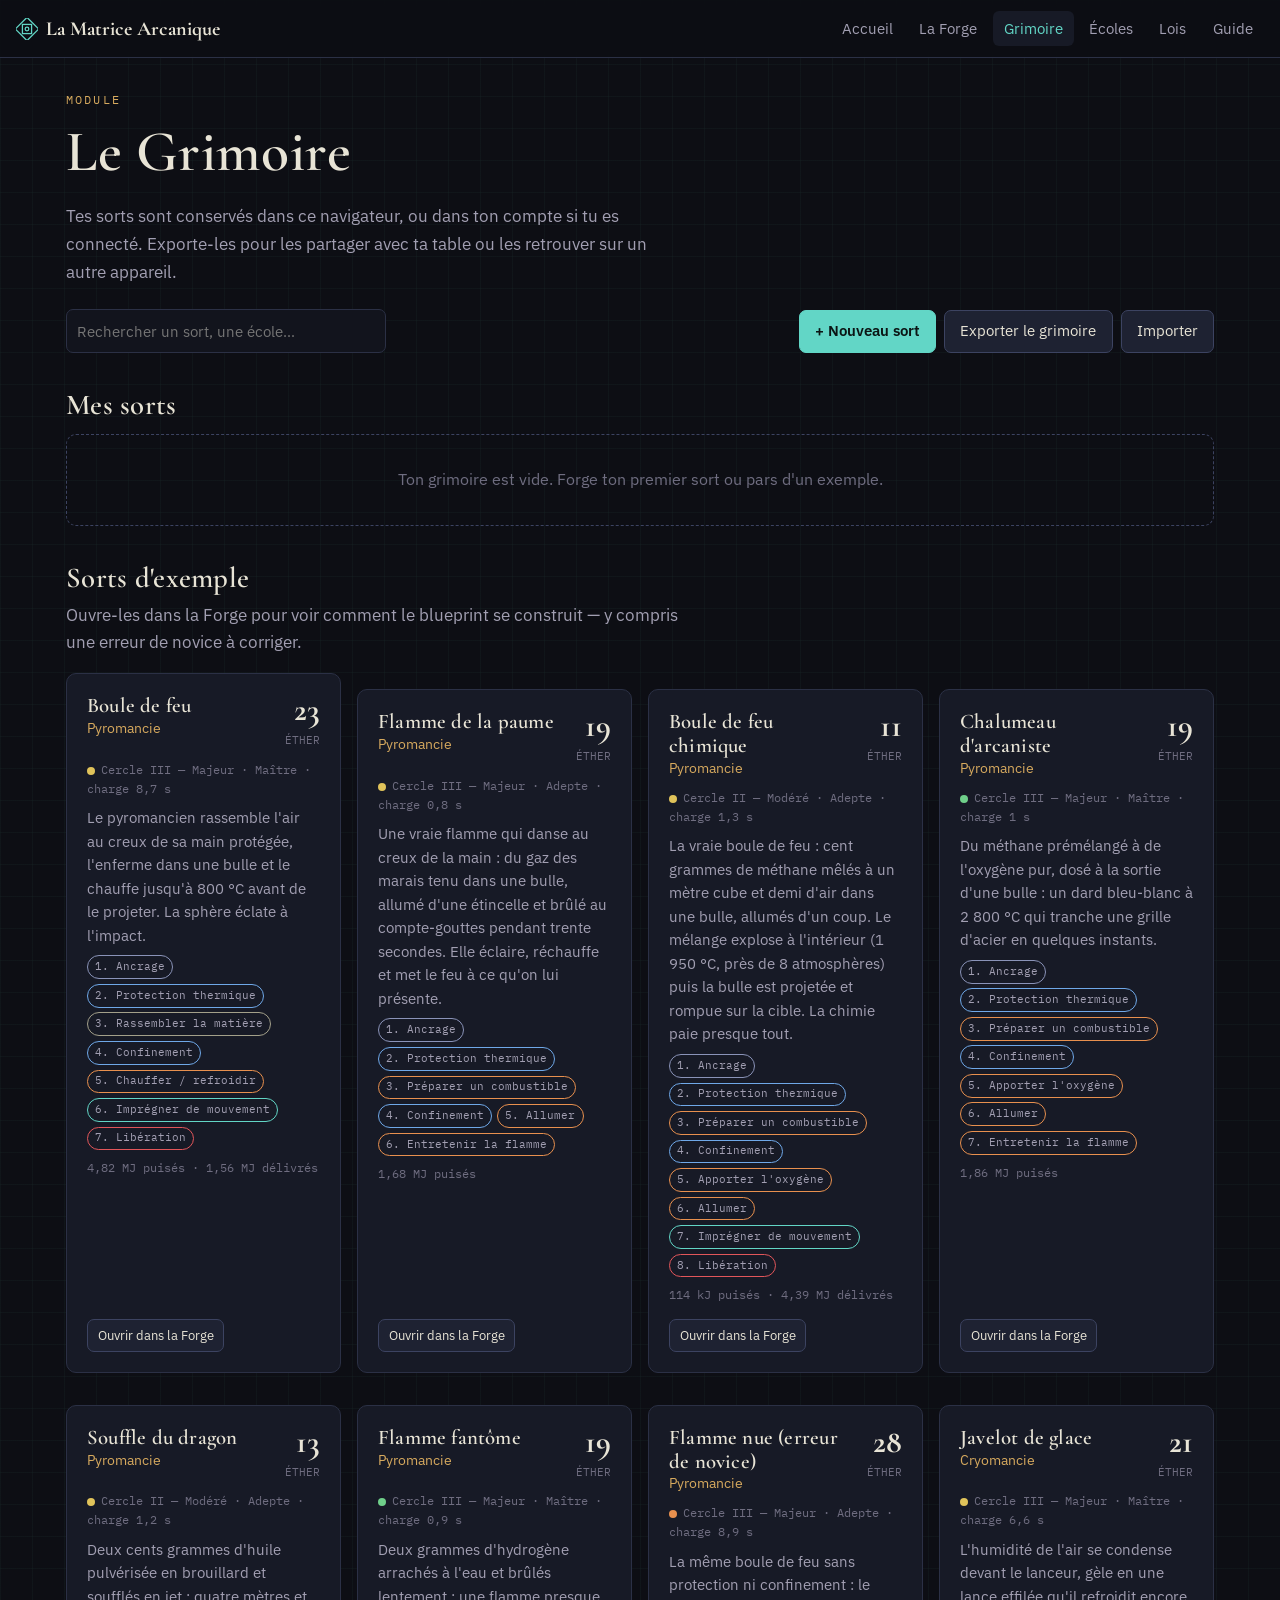
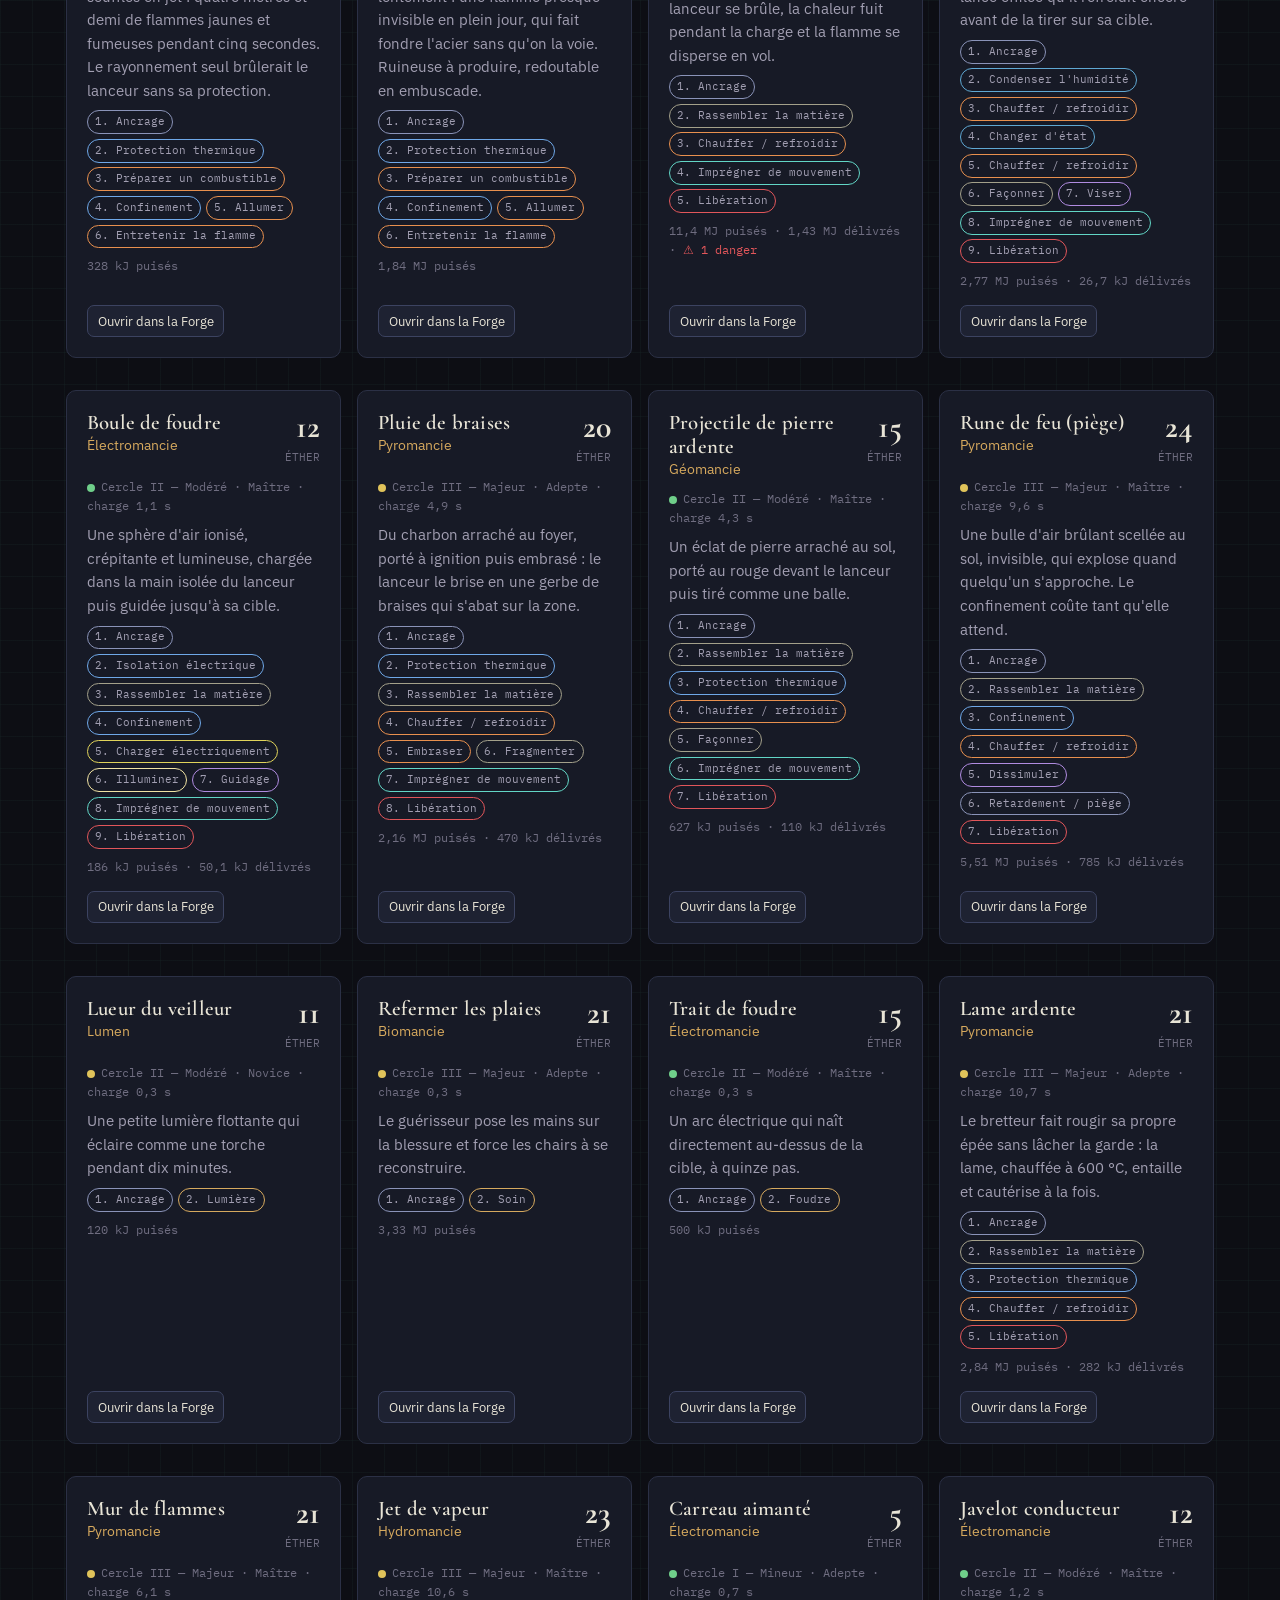
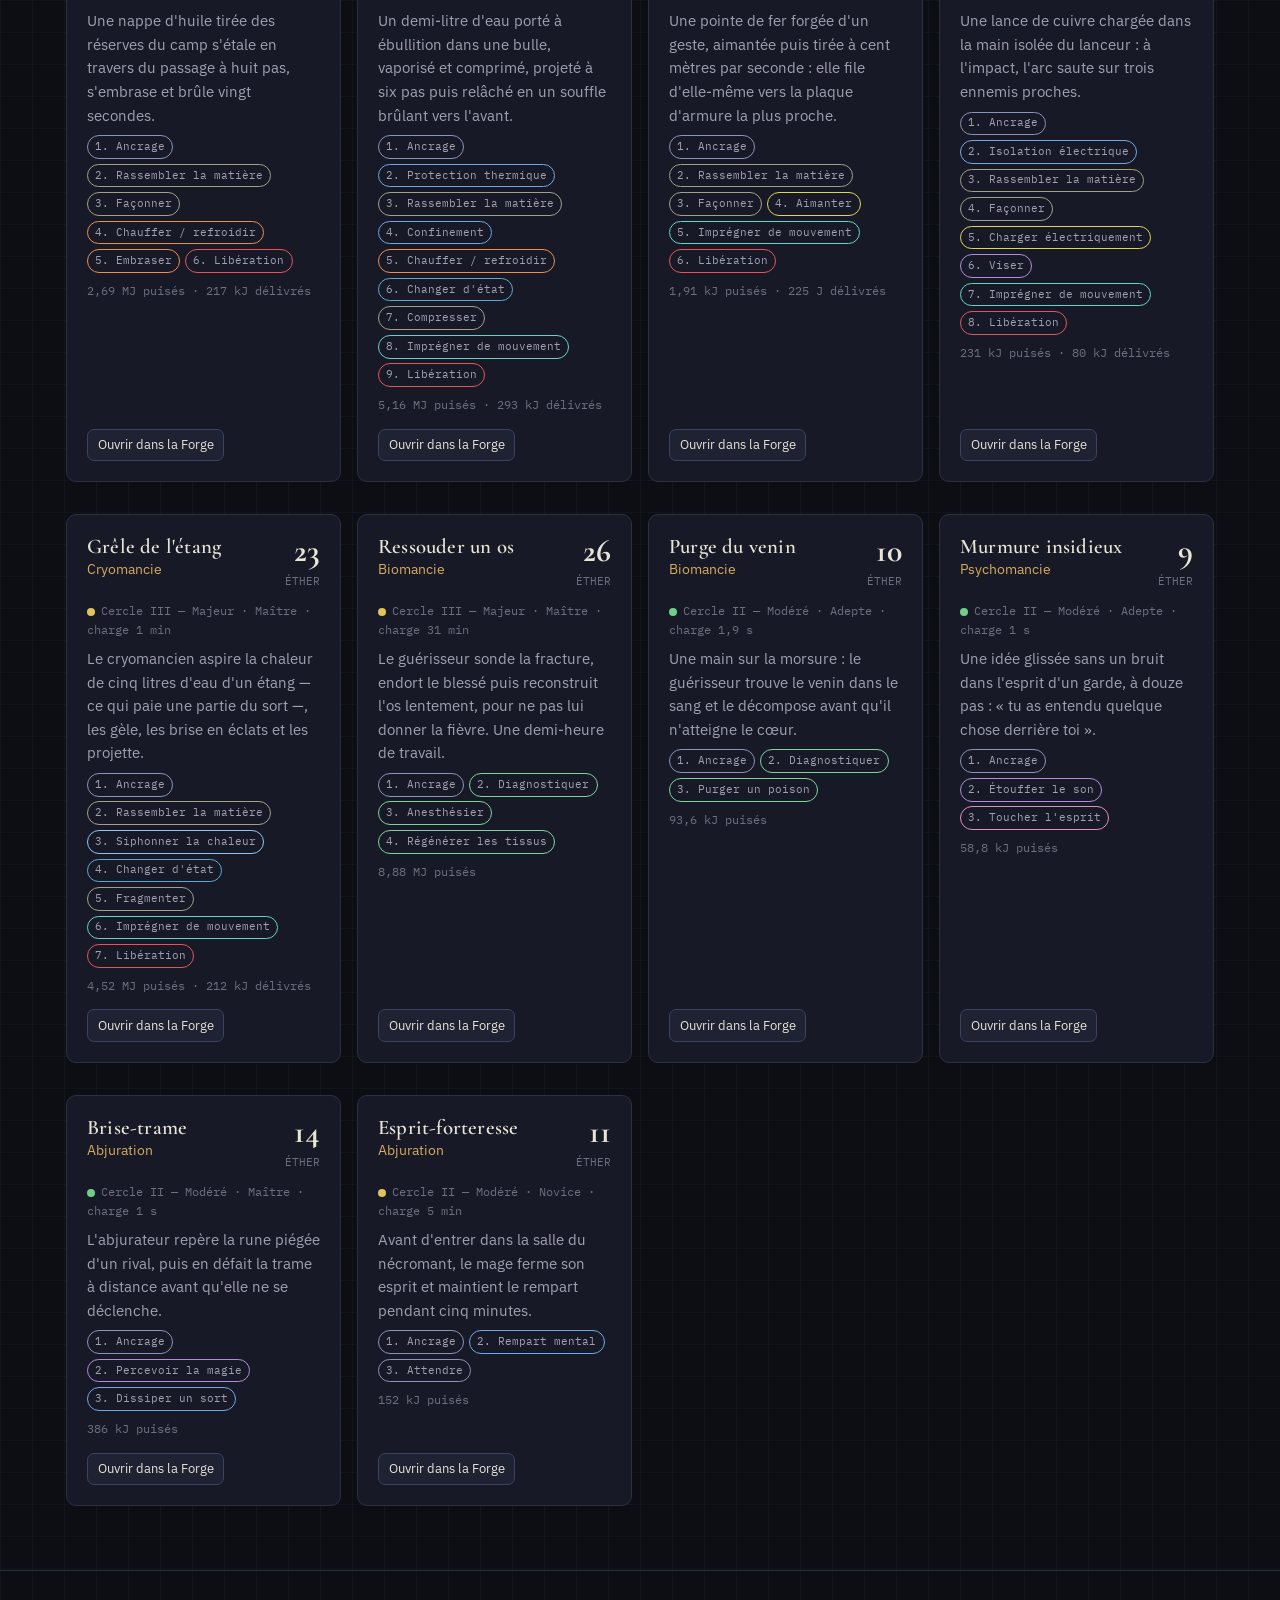
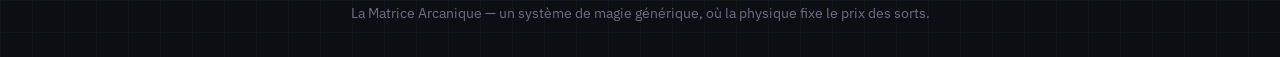
<file: grimoire.html>
<!doctype html>
<html lang="fr">
<head>
  <meta charset="utf-8">
  <meta name="viewport" content="width=device-width, initial-scale=1">
  <title>Le Grimoire</title>
  <meta name="description" content="Les sorts sauvegardés de La Matrice Arcanique, et des sorts d'exemple.">
  <link rel="preconnect" href="https://fonts.googleapis.com">
  <link rel="preconnect" href="https://fonts.gstatic.com" crossorigin>
  <link href="https://fonts.googleapis.com/css2?family=Cormorant+Garamond:wght@500;600;700&family=IBM+Plex+Mono:wght@400;500&family=IBM+Plex+Sans:wght@400;500;600&display=swap" rel="stylesheet">
  <link rel="stylesheet" href="assets/style.css?v=13">
  <style>
    .outils { display: flex; flex-wrap: wrap; gap: 0.6rem; align-items: center; justify-content: space-between; margin: 1.5rem 0 1rem; }
    .outils input[type=search] { max-width: 320px; }
    .sort { display: flex; flex-direction: column; gap: 0.5rem; }
    .sort-tete { display: flex; justify-content: space-between; gap: 0.75rem; align-items: flex-start; }
    .sort-tete h3 { margin: 0; }
    .sort .ecole { color: var(--laiton); font-size: 0.85rem; }
    .sort .cout { text-align: right; flex-shrink: 0; }
    .sort .cout b { font-family: var(--serif); font-size: 2rem; line-height: 1; display: block; }
    .sort .cout small { font-family: var(--mono); font-size: 0.7rem; color: var(--texte-faible); }
    .sort p { margin: 0; color: var(--texte-doux); font-size: 0.92rem; }
    .sort .meta { font-family: var(--mono); font-size: 0.75rem; color: var(--texte-faible); }
    .sort .compos { display: flex; flex-wrap: wrap; gap: 0.3rem; }
    .sort .actions { margin-top: auto; padding-top: 0.4rem; }
    .point { display: inline-block; width: 8px; height: 8px; border-radius: 50%; margin-right: 0.35rem; vertical-align: middle; }
  </style>
</head>
<body>
  <main class="page">
    <div class="surtitre">Module</div>
    <h1>Le Grimoire</h1>
    <p class="chapeau">Tes sorts sont conservés dans ce navigateur, ou dans ton compte si tu es connecté. Exporte-les pour les partager avec ta table ou les retrouver sur un autre appareil.</p>
    <p class="statut-compte" id="statut-compte"></p>

    <div class="outils">
      <input type="search" id="recherche" placeholder="Rechercher un sort, une école…" aria-label="Rechercher">
      <div class="actions">
        <a class="bouton principal" href="forge.html">+ Nouveau sort</a>
        <button class="bouton" id="b-export" type="button">Exporter le grimoire</button>
        <label class="bouton" style="margin:0;color:var(--texte)">Importer<input type="file" id="b-import" accept=".json,application/json" hidden></label>
      </div>
    </div>

    <h2>Mes sorts</h2>
    <div id="mes-sorts" class="grille-cartes"></div>

    <h2>Sorts d'exemple</h2>
    <p class="chapeau" style="margin-top:-.4rem">Ouvre-les dans la Forge pour voir comment le blueprint se construit — y compris une erreur de novice à corriger.</p>
    <div id="exemples" class="grille-cartes"></div>
  </main>

  <script src="assets/matrice.js?v=13"></script>
  <script src="assets/blueprint.js?v=13"></script>
  <script src="assets/commun.js?v=13"></script>
  <script>
  (() => {
    const M = Matrice;
    const R = M.reglages();
    const COUL = { sur: 'var(--sur)', modere: 'var(--modere)', eleve: 'var(--eleve)', critique: 'var(--critique)', nul: 'var(--ligne-forte)' };

    function carte(s0, exemple) {
      const s = Blueprint.normaliser(s0);
      const r = Blueprint.simuler(s, R);
      const niv = R.niveaux[s.lanceur?.niveau]?.nom || '';
      const lien = exemple ? `forge.html?exemple=${encodeURIComponent(s.id)}` : `forge.html?id=${encodeURIComponent(s.id)}`;
      const nd = r.alertes.filter((a) => a.niv === 'danger').length;
      const charge = r.tempsCharge < 60 ? `${M.formatNombre(r.tempsCharge, 1)} s` : `${Math.round(r.tempsCharge / 60)} min`;
      return `<article class="carte sort">
        <div class="sort-tete">
          <div><h3>${echapper(s.nom || 'Sans nom')}</h3><div class="ecole">${echapper(s.ecole || '—')}</div></div>
          <div class="cout"><b>${r.ether}</b><small>ÉTHER</small></div>
        </div>
        <div class="meta"><span class="point" style="background:${COUL[r.risque.niv]}"></span>${echapper(r.cercle)} · ${echapper(niv)} · charge ${charge}</div>
        ${s.description ? `<p>${echapper(s.description)}</p>` : ''}
        <div class="compos">${s.blocs.map((b, i) => `<span class="pastille" style="border-color:${Blueprint.BLOCS[b.type]?.couleur || ''}">${i + 1}. ${echapper(b.type === 'effet' ? (M.EFFETS[b.params?.effet]?.nom || 'Effet') : (Blueprint.BLOCS[b.type]?.nom || b.type))}</span>`).join('')}</div>
        <div class="meta">${M.formatEnergie(r.ePuisee)} puisés${r.livraison ? ` · ${M.formatEnergie(r.livraison.total)} délivrés` : ''}${nd ? ` · <span style="color:var(--critique)">⚠ ${nd} danger${nd > 1 ? 's' : ''}</span>` : ''}</div>
        <div class="actions">
          <a class="bouton petit" href="${lien}">${exemple ? 'Ouvrir dans la Forge' : 'Modifier'}</a>
          ${exemple ? '' : `<button class="bouton petit danger" type="button" data-suppr="${echapper(s.id)}">Supprimer</button>`}
        </div>
      </article>`;
    }

    function rendre() {
      const q = document.getElementById('recherche').value.trim().toLowerCase();
      const filtre = (s) => !q || [s.nom, s.ecole, s.description].some((t) => (t || '').toLowerCase().includes(q));
      const mes = M.grimoire().filter(filtre).sort((a, b) => (a.nom || '').localeCompare(b.nom || '', 'fr'));
      document.getElementById('mes-sorts').innerHTML = mes.length ? mes.map((s) => carte(s, false)).join('')
        : `<div class="vide" style="grid-column:1/-1">${q ? 'Aucun sort ne correspond.' : 'Ton grimoire est vide. Forge ton premier sort ou pars d\'un exemple.'}</div>`;
      const ex = EXEMPLES.filter(filtre);
      document.getElementById('exemples').innerHTML = ex.length ? ex.map((s) => carte(s, true)).join('') : '<div class="vide" style="grid-column:1/-1">Aucun exemple ne correspond.</div>';
    }

    document.getElementById('recherche').addEventListener('input', rendre);
    window.addEventListener('matrice:grimoire', rendre);
    document.getElementById('mes-sorts').addEventListener('click', (ev) => {
      const b = ev.target.closest('[data-suppr]');
      if (!b) return;
      const s = M.grimoire().find((x) => x.id === b.dataset.suppr);
      if (s && confirm(`Supprimer « ${s.nom} » du grimoire ?`)) { M.supprimer(s.id); rendre(); notifier('Sort supprimé.'); }
    });
    document.getElementById('b-export').addEventListener('click', () => {
      const g = M.grimoire();
      if (!g.length) return notifier('Le grimoire est vide.');
      telecharger('grimoire-matrice-arcanique.json', JSON.stringify({ format: 'matrice-arcanique', version: 1, sorts: g }, null, 2));
    });
    document.getElementById('b-import').addEventListener('change', async (ev) => {
      const f = ev.target.files[0];
      if (!f) return;
      try {
        const data = JSON.parse(await f.text());
        const liste = Array.isArray(data) ? data : Array.isArray(data.sorts) ? data.sorts : [data];
        const valides = liste.filter((s) => s && (Array.isArray(s.blocs) || Array.isArray(s.composantes)));
        if (!valides.length) throw new Error();
        valides.forEach((s) => M.enregistrer(Blueprint.normaliser({ ...s, id: s.id || M.nouveauSort().id })));
        rendre();
        notifier(`${valides.length} sort${valides.length > 1 ? 's importés' : ' importé'}.`);
      } catch { notifier('Fichier invalide : ce n\'est pas un export de la Matrice.'); }
      ev.target.value = '';
    });
    rendre();
  })();
  </script>
  <script type="module" src="assets/compte.js?v=13"></script>
</body>
</html>
</file>
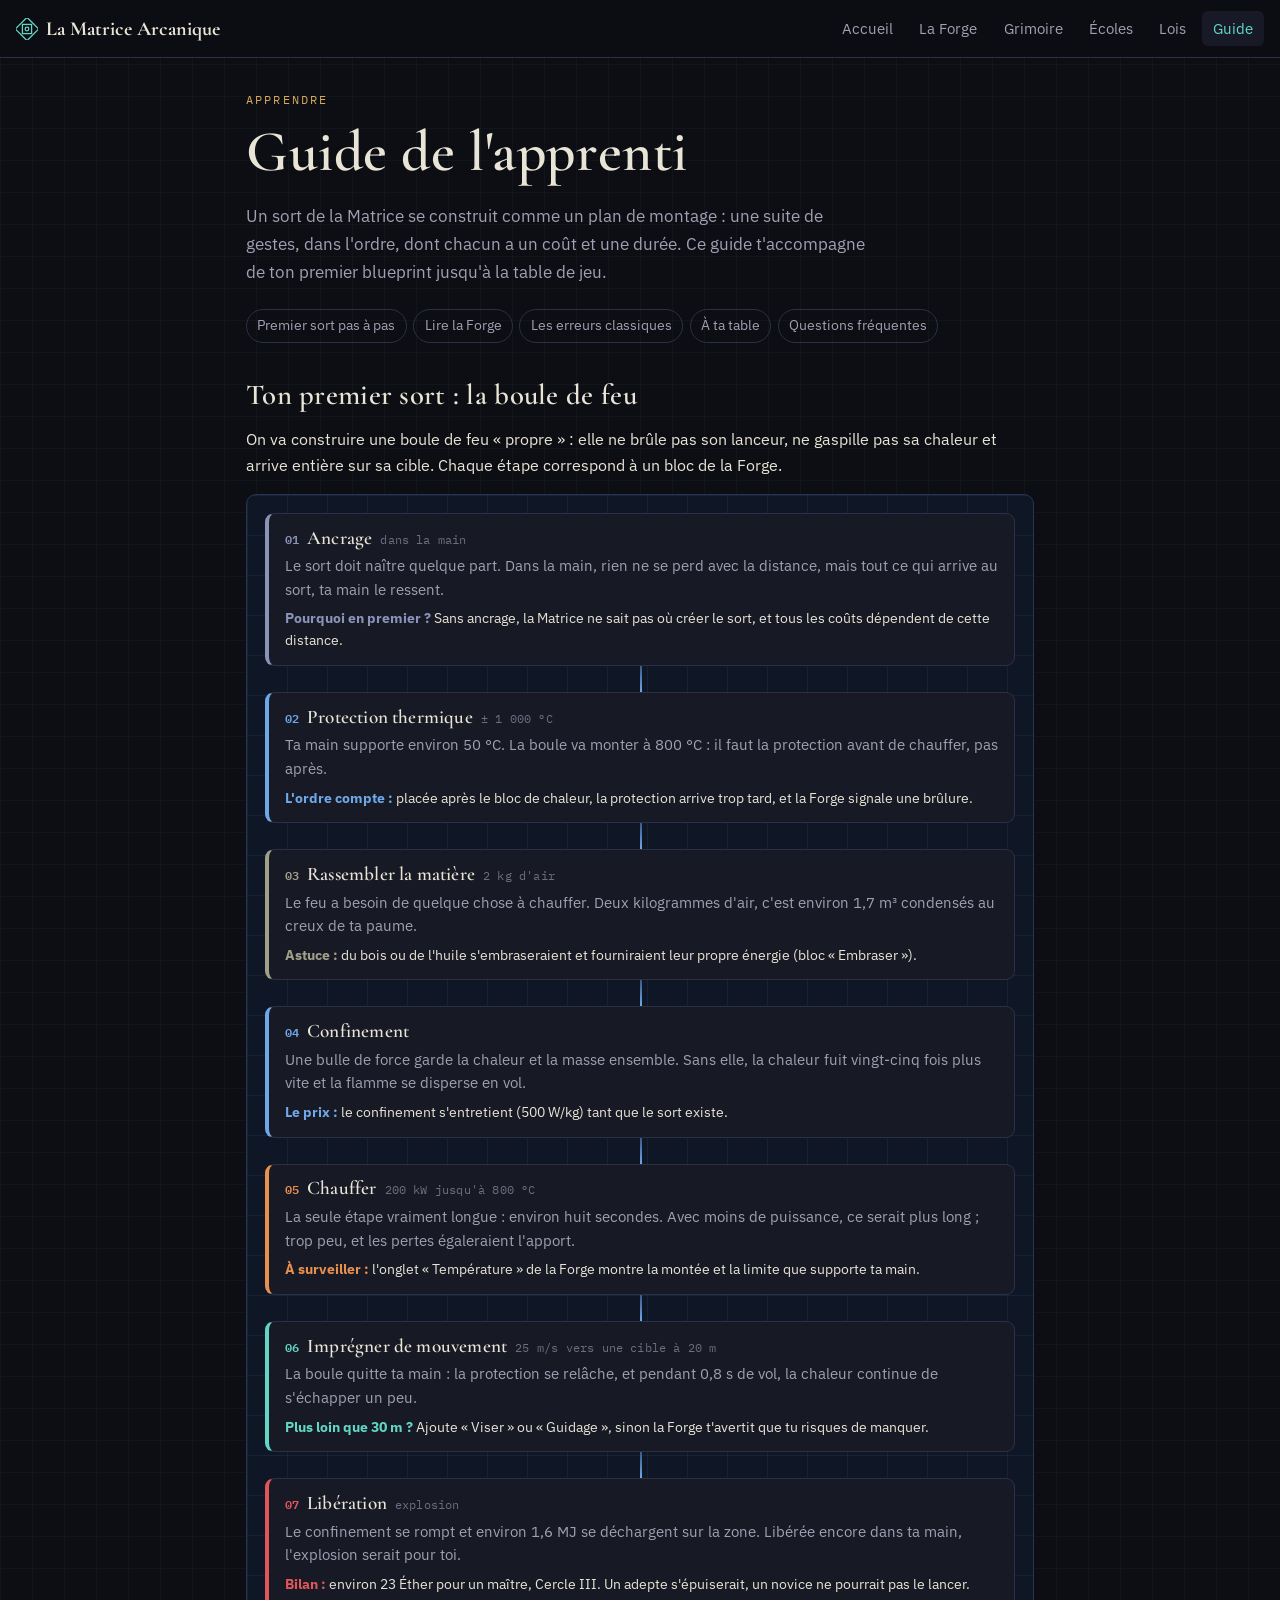
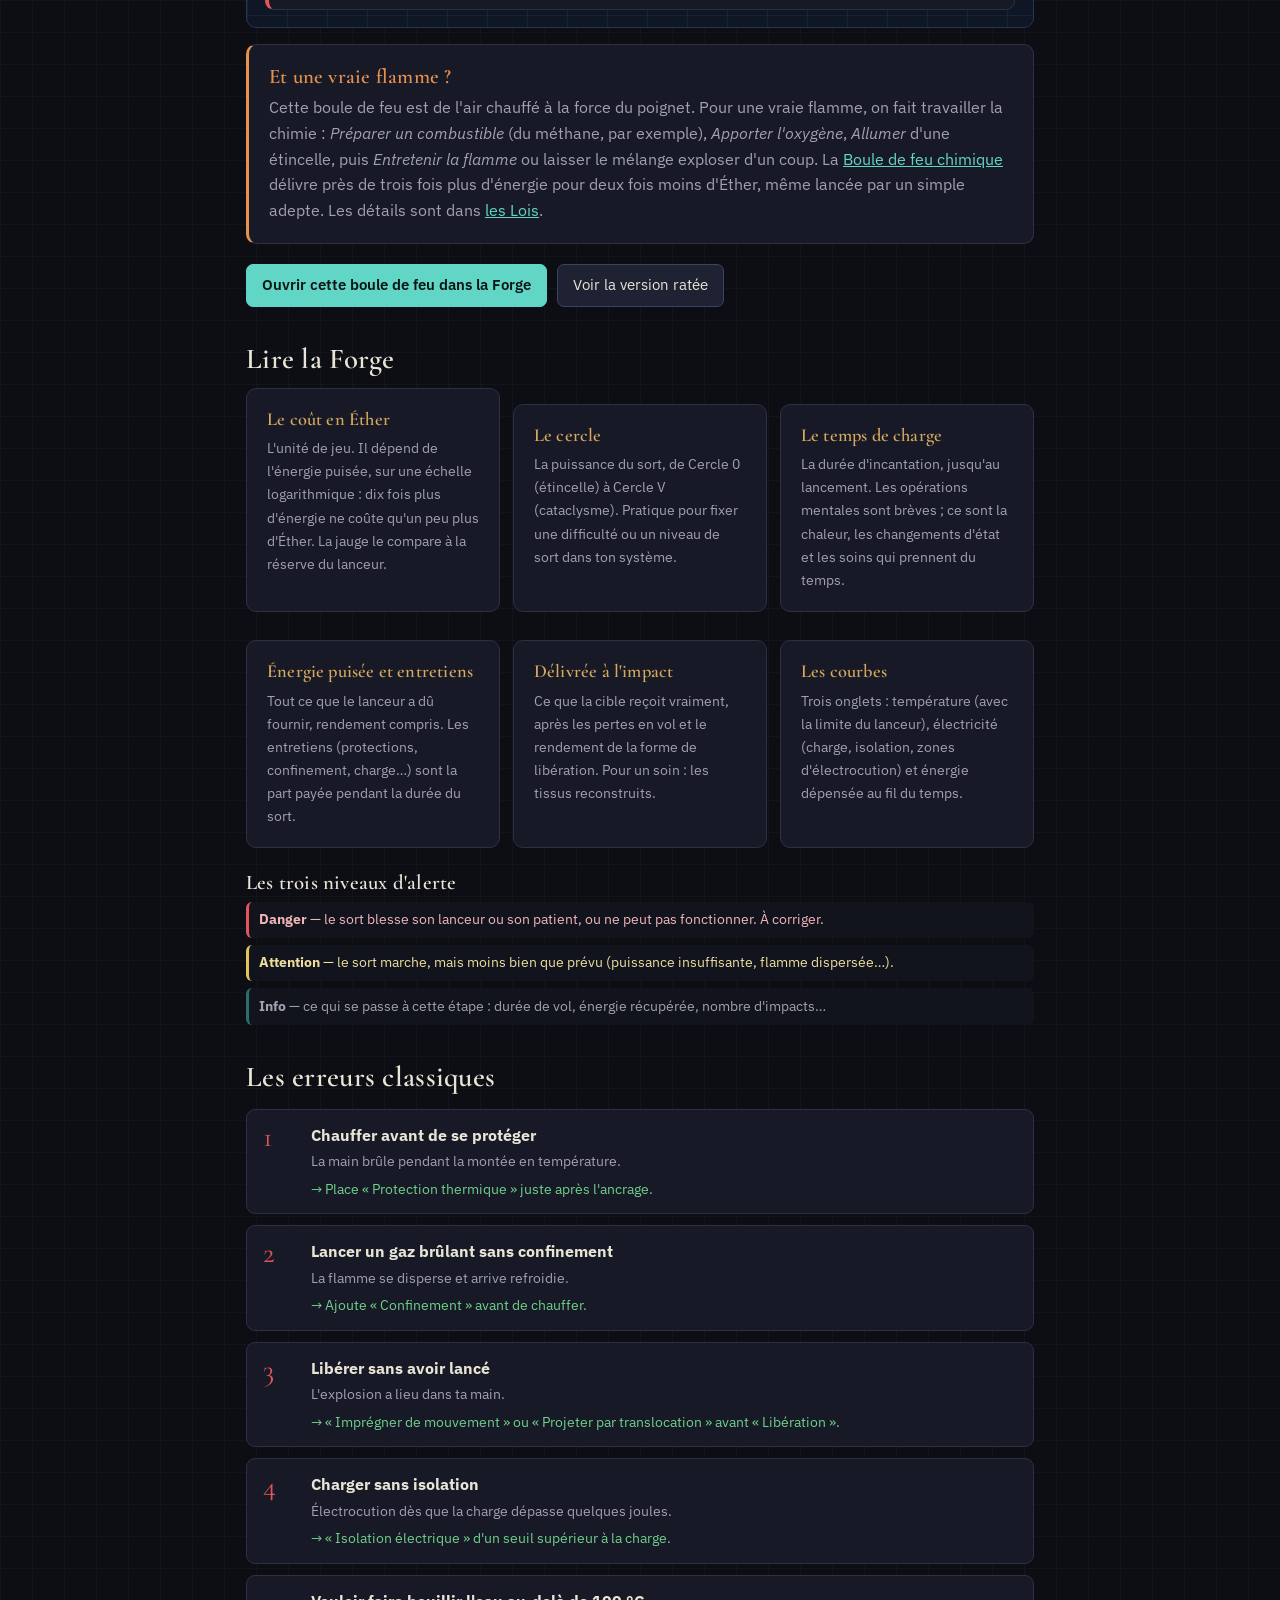
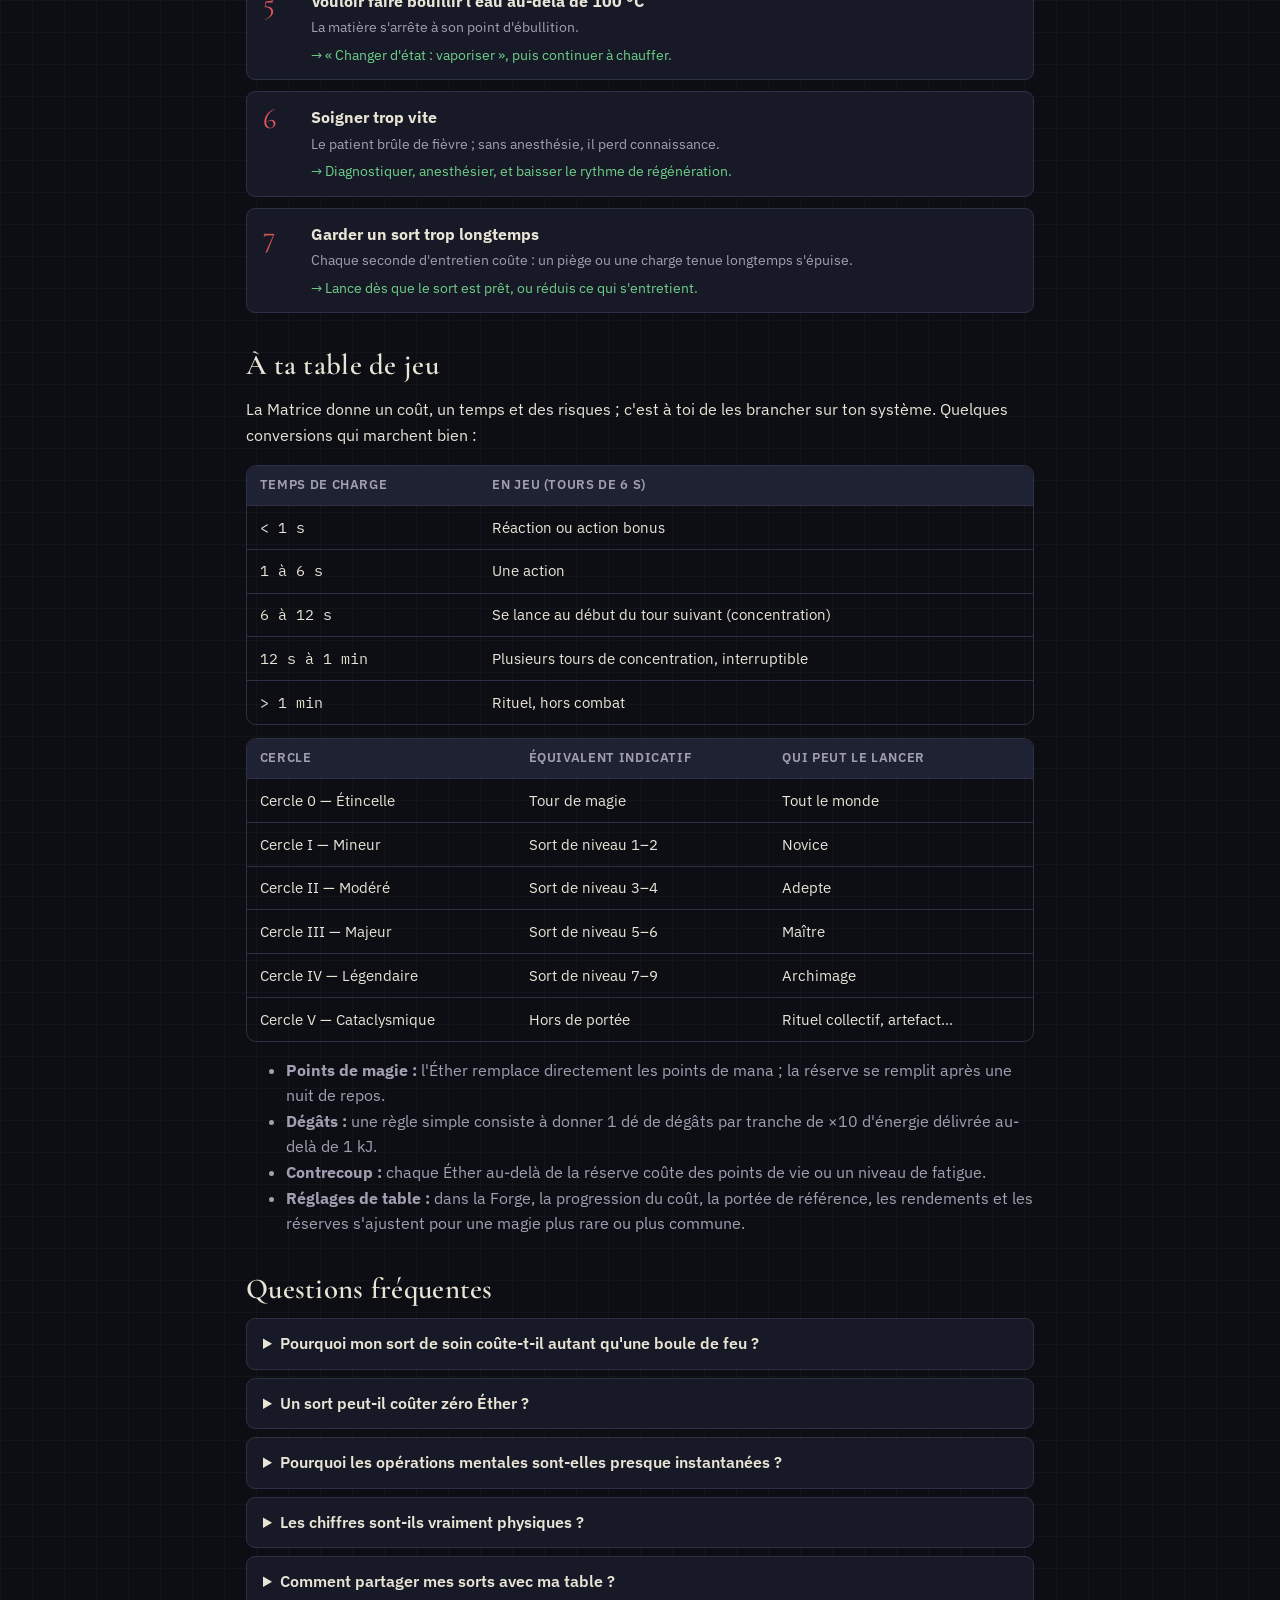
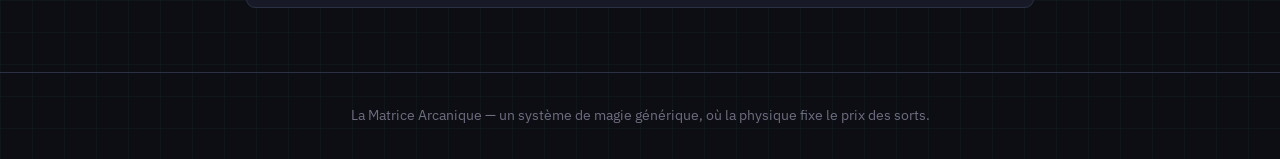
<file: guide.html>
<!doctype html>
<html lang="fr">
<head>
  <meta charset="utf-8">
  <meta name="viewport" content="width=device-width, initial-scale=1">
  <title>Guide de l'apprenti</title>
  <meta name="description" content="Apprendre à construire un sort dans La Matrice Arcanique : premier blueprint pas à pas, lecture de la Forge, erreurs classiques, adaptation à son JDR.">
  <link rel="preconnect" href="https://fonts.googleapis.com">
  <link rel="preconnect" href="https://fonts.gstatic.com" crossorigin>
  <link href="https://fonts.googleapis.com/css2?family=Cormorant+Garamond:wght@500;600;700&family=IBM+Plex+Mono:wght@400;500&family=IBM+Plex+Sans:wght@400;500;600&display=swap" rel="stylesheet">
  <link rel="stylesheet" href="assets/style.css?v=13">
  <style>
    section { scroll-margin-top: 5rem; }
    .sommaire { display: flex; flex-wrap: wrap; gap: 0.4rem; margin: 1.5rem 0; }
    .sommaire a { font-size: 0.85rem; text-decoration: none; padding: 0.3rem 0.65rem; border: 1px solid var(--ligne); border-radius: 99px; color: var(--texte-doux); }
    .sommaire a:hover { color: var(--arcane); border-color: var(--arcane); }
    .plan-guide {
      background-color: #0f1726;
      background-image: linear-gradient(rgba(111,168,232,.08) 1px, transparent 1px), linear-gradient(90deg, rgba(111,168,232,.08) 1px, transparent 1px);
      background-size: 40px 40px; border: 1px solid #263552; border-radius: var(--rayon); padding: 1.1rem; margin-top: 1rem;
    }
    .pas { display: grid; grid-template-columns: minmax(0, 1fr); position: relative; }
    .pas + .pas { margin-top: 26px; }
    .pas + .pas::before { content: ''; position: absolute; top: -26px; left: 50%; width: 2px; height: 26px; background: linear-gradient(#3b5a8a, #6fa8e8); }
    .pas-carte { background: rgba(23,26,38,.96); border: 1px solid var(--ligne); border-left: 4px solid var(--c); border-radius: 9px; padding: 0.8rem 1rem; }
    .pas-carte h3 { margin: 0; font-size: 1.2rem; display: flex; gap: 0.5rem; align-items: baseline; flex-wrap: wrap; }
    .pas-carte h3 .num { font-family: var(--mono); font-size: 0.75rem; color: var(--c); }
    .pas-carte h3 .reglage { font-family: var(--mono); font-size: 0.72rem; color: var(--texte-faible); font-weight: 400; }
    .pas-carte p { margin: 0.35rem 0 0; color: var(--texte-doux); font-size: 0.92rem; }
    .pas-carte .pourquoi { margin-top: 0.45rem; font-size: 0.85rem; color: var(--texte); }
    .pas-carte .pourquoi b { color: var(--c); }
    .lecture { display: grid; grid-template-columns: repeat(auto-fit, minmax(240px, 1fr)); gap: 0.8rem; }
    .lecture .carte h3 { color: var(--laiton); font-size: 1.15rem; }
    .lecture .carte p { margin: 0; color: var(--texte-doux); font-size: 0.9rem; }
    .alerte-ex { font-size: 0.85rem; padding: 0.45rem 0.65rem; border-radius: 6px; border-left: 3px solid; background: var(--bg-2); margin-top: 0.45rem; }
    .alerte-ex.danger { border-color: var(--critique); color: #f2b5b6; }
    .alerte-ex.attention { border-color: var(--modere); color: #eedd9e; }
    .alerte-ex.info { border-color: var(--arcane-sombre); color: var(--texte-doux); }
    .erreurs { counter-reset: e; display: grid; gap: 0.7rem; list-style: none; padding: 0; }
    .erreurs li { counter-increment: e; display: grid; grid-template-columns: 2.2rem 1fr; gap: 0.8rem; background: var(--surface); border: 1px solid var(--ligne); border-radius: 9px; padding: 0.8rem 1rem; }
    .erreurs li::before { content: counter(e); font-family: var(--serif); font-size: 1.8rem; color: var(--critique); line-height: 1; }
    .erreurs b { display: block; }
    .erreurs span { color: var(--texte-doux); font-size: 0.9rem; }
    .erreurs .fix { display: block; margin-top: 0.25rem; color: var(--sur); font-size: 0.88rem; }
    details.faq { background: var(--surface); border: 1px solid var(--ligne); border-radius: 9px; padding: 0.75rem 1rem; }
    details.faq + details.faq { margin-top: 0.5rem; }
    details.faq summary { cursor: pointer; font-weight: 600; }
    details.faq p { color: var(--texte-doux); margin: 0.5rem 0 0; font-size: 0.92rem; }
    .appel { display: flex; flex-wrap: wrap; gap: 0.6rem; margin-top: 1.2rem; }
  </style>
</head>
<body>
  <main class="page etroit">
    <div class="surtitre">Apprendre</div>
    <h1>Guide de l'apprenti</h1>
    <p class="chapeau">Un sort de la Matrice se construit comme un plan de montage : une suite de gestes, dans l'ordre, dont chacun a un coût et une durée. Ce guide t'accompagne de ton premier blueprint jusqu'à la table de jeu.</p>

    <nav class="sommaire">
      <a href="#premier">Premier sort pas à pas</a>
      <a href="#lire">Lire la Forge</a>
      <a href="#erreurs">Les erreurs classiques</a>
      <a href="#table">À ta table</a>
      <a href="#faq">Questions fréquentes</a>
    </nav>

    <section id="premier">
      <h2>Ton premier sort : la boule de feu</h2>
      <p>On va construire une boule de feu « propre » : elle ne brûle pas son lanceur, ne gaspille pas sa chaleur et arrive entière sur sa cible. Chaque étape correspond à un bloc de la Forge.</p>
      <div class="plan-guide">
        <div class="pas"><div class="pas-carte" style="--c:#8a93b8"><h3><span class="num">01</span>Ancrage <span class="reglage">dans la main</span></h3>
          <p>Le sort doit naître quelque part. Dans la main, rien ne se perd avec la distance, mais tout ce qui arrive au sort, ta main le ressent.</p>
          <p class="pourquoi"><b>Pourquoi en premier ?</b> Sans ancrage, la Matrice ne sait pas où créer le sort, et tous les coûts dépendent de cette distance.</p></div></div>
        <div class="pas"><div class="pas-carte" style="--c:#6fa8e8"><h3><span class="num">02</span>Protection thermique <span class="reglage">± 1 000 °C</span></h3>
          <p>Ta main supporte environ 50 °C. La boule va monter à 800 °C : il faut la protection avant de chauffer, pas après.</p>
          <p class="pourquoi"><b>L'ordre compte :</b> placée après le bloc de chaleur, la protection arrive trop tard, et la Forge signale une brûlure.</p></div></div>
        <div class="pas"><div class="pas-carte" style="--c:#a3a08a"><h3><span class="num">03</span>Rassembler la matière <span class="reglage">2 kg d'air</span></h3>
          <p>Le feu a besoin de quelque chose à chauffer. Deux kilogrammes d'air, c'est environ 1,7 m³ condensés au creux de ta paume.</p>
          <p class="pourquoi"><b>Astuce :</b> du bois ou de l'huile s'embraseraient et fourniraient leur propre énergie (bloc « Embraser »).</p></div></div>
        <div class="pas"><div class="pas-carte" style="--c:#6fa8e8"><h3><span class="num">04</span>Confinement</h3>
          <p>Une bulle de force garde la chaleur et la masse ensemble. Sans elle, la chaleur fuit vingt-cinq fois plus vite et la flamme se disperse en vol.</p>
          <p class="pourquoi"><b>Le prix :</b> le confinement s'entretient (500 W/kg) tant que le sort existe.</p></div></div>
        <div class="pas"><div class="pas-carte" style="--c:#e8904e"><h3><span class="num">05</span>Chauffer <span class="reglage">200 kW jusqu'à 800 °C</span></h3>
          <p>La seule étape vraiment longue : environ huit secondes. Avec moins de puissance, ce serait plus long ; trop peu, et les pertes égaleraient l'apport.</p>
          <p class="pourquoi"><b>À surveiller :</b> l'onglet « Température » de la Forge montre la montée et la limite que supporte ta main.</p></div></div>
        <div class="pas"><div class="pas-carte" style="--c:#62d6c6"><h3><span class="num">06</span>Imprégner de mouvement <span class="reglage">25 m/s vers une cible à 20 m</span></h3>
          <p>La boule quitte ta main : la protection se relâche, et pendant 0,8 s de vol, la chaleur continue de s'échapper un peu.</p>
          <p class="pourquoi"><b>Plus loin que 30 m ?</b> Ajoute « Viser » ou « Guidage », sinon la Forge t'avertit que tu risques de manquer.</p></div></div>
        <div class="pas"><div class="pas-carte" style="--c:#e2565a"><h3><span class="num">07</span>Libération <span class="reglage">explosion</span></h3>
          <p>Le confinement se rompt et environ 1,6 MJ se déchargent sur la zone. Libérée encore dans ta main, l'explosion serait pour toi.</p>
          <p class="pourquoi"><b>Bilan :</b> environ 23 Éther pour un maître, Cercle III. Un adepte s'épuiserait, un novice ne pourrait pas le lancer.</p></div></div>
      </div>
      <div class="carte" style="margin-top:1rem;border-left:3px solid #e8904e">
        <h3 style="color:#e8904e">Et une vraie flamme ?</h3>
        <p style="margin:0;color:var(--texte-doux)">Cette boule de feu est de l'air chauffé à la force du poignet. Pour une vraie flamme, on fait travailler la chimie : <em>Préparer un combustible</em> (du méthane, par exemple), <em>Apporter l'oxygène</em>, <em>Allumer</em> d'une étincelle, puis <em>Entretenir la flamme</em> ou laisser le mélange exploser d'un coup. La <a href="forge.html?exemple=ex-boule-chimique">Boule de feu chimique</a> délivre près de trois fois plus d'énergie pour deux fois moins d'Éther, même lancée par un simple adepte. Les détails sont dans <a href="lois.html#flammes">les Lois</a>.</p>
      </div>
      <div class="appel">
        <a class="bouton principal" href="forge.html?exemple=ex-boule-de-feu">Ouvrir cette boule de feu dans la Forge</a>
        <a class="bouton" href="forge.html?exemple=ex-flamme-nue">Voir la version ratée</a>
      </div>
    </section>

    <section id="lire">
      <h2>Lire la Forge</h2>
      <div class="lecture">
        <div class="carte"><h3>Le coût en Éther</h3><p>L'unité de jeu. Il dépend de l'énergie puisée, sur une échelle logarithmique : dix fois plus d'énergie ne coûte qu'un peu plus d'Éther. La jauge le compare à la réserve du lanceur.</p></div>
        <div class="carte"><h3>Le cercle</h3><p>La puissance du sort, de Cercle 0 (étincelle) à Cercle V (cataclysme). Pratique pour fixer une difficulté ou un niveau de sort dans ton système.</p></div>
        <div class="carte"><h3>Le temps de charge</h3><p>La durée d'incantation, jusqu'au lancement. Les opérations mentales sont brèves ; ce sont la chaleur, les changements d'état et les soins qui prennent du temps.</p></div>
        <div class="carte"><h3>Énergie puisée et entretiens</h3><p>Tout ce que le lanceur a dû fournir, rendement compris. Les entretiens (protections, confinement, charge…) sont la part payée pendant la durée du sort.</p></div>
        <div class="carte"><h3>Délivrée à l'impact</h3><p>Ce que la cible reçoit vraiment, après les pertes en vol et le rendement de la forme de libération. Pour un soin : les tissus reconstruits.</p></div>
        <div class="carte"><h3>Les courbes</h3><p>Trois onglets : température (avec la limite du lanceur), électricité (charge, isolation, zones d'électrocution) et énergie dépensée au fil du temps.</p></div>
      </div>
      <h3 style="margin-top:1.4rem">Les trois niveaux d'alerte</h3>
      <div class="alerte-ex danger"><b>Danger</b> — le sort blesse son lanceur ou son patient, ou ne peut pas fonctionner. À corriger.</div>
      <div class="alerte-ex attention"><b>Attention</b> — le sort marche, mais moins bien que prévu (puissance insuffisante, flamme dispersée…).</div>
      <div class="alerte-ex info"><b>Info</b> — ce qui se passe à cette étape : durée de vol, énergie récupérée, nombre d'impacts…</div>
    </section>

    <section id="erreurs">
      <h2>Les erreurs classiques</h2>
      <ol class="erreurs">
        <li><div><b>Chauffer avant de se protéger</b><span>La main brûle pendant la montée en température.</span><span class="fix">→ Place « Protection thermique » juste après l'ancrage.</span></div></li>
        <li><div><b>Lancer un gaz brûlant sans confinement</b><span>La flamme se disperse et arrive refroidie.</span><span class="fix">→ Ajoute « Confinement » avant de chauffer.</span></div></li>
        <li><div><b>Libérer sans avoir lancé</b><span>L'explosion a lieu dans ta main.</span><span class="fix">→ « Imprégner de mouvement » ou « Projeter par translocation » avant « Libération ».</span></div></li>
        <li><div><b>Charger sans isolation</b><span>Électrocution dès que la charge dépasse quelques joules.</span><span class="fix">→ « Isolation électrique » d'un seuil supérieur à la charge.</span></div></li>
        <li><div><b>Vouloir faire bouillir l'eau au-delà de 100 °C</b><span>La matière s'arrête à son point d'ébullition.</span><span class="fix">→ « Changer d'état : vaporiser », puis continuer à chauffer.</span></div></li>
        <li><div><b>Soigner trop vite</b><span>Le patient brûle de fièvre ; sans anesthésie, il perd connaissance.</span><span class="fix">→ Diagnostiquer, anesthésier, et baisser le rythme de régénération.</span></div></li>
        <li><div><b>Garder un sort trop longtemps</b><span>Chaque seconde d'entretien coûte : un piège ou une charge tenue longtemps s'épuise.</span><span class="fix">→ Lance dès que le sort est prêt, ou réduis ce qui s'entretient.</span></div></li>
      </ol>
    </section>

    <section id="table">
      <h2>À ta table de jeu</h2>
      <p>La Matrice donne un coût, un temps et des risques ; c'est à toi de les brancher sur ton système. Quelques conversions qui marchent bien :</p>
      <div class="table-wrap"><table>
        <thead><tr><th>Temps de charge</th><th>En jeu (tours de 6 s)</th></tr></thead>
        <tbody>
          <tr><td class="num">&lt; 1 s</td><td>Réaction ou action bonus</td></tr>
          <tr><td class="num">1 à 6 s</td><td>Une action</td></tr>
          <tr><td class="num">6 à 12 s</td><td>Se lance au début du tour suivant (concentration)</td></tr>
          <tr><td class="num">12 s à 1 min</td><td>Plusieurs tours de concentration, interruptible</td></tr>
          <tr><td class="num">&gt; 1 min</td><td>Rituel, hors combat</td></tr>
        </tbody>
      </table></div>
      <div class="table-wrap" style="margin-top:.8rem"><table>
        <thead><tr><th>Cercle</th><th>Équivalent indicatif</th><th>Qui peut le lancer</th></tr></thead>
        <tbody>
          <tr><td>Cercle 0 — Étincelle</td><td>Tour de magie</td><td>Tout le monde</td></tr>
          <tr><td>Cercle I — Mineur</td><td>Sort de niveau 1–2</td><td>Novice</td></tr>
          <tr><td>Cercle II — Modéré</td><td>Sort de niveau 3–4</td><td>Adepte</td></tr>
          <tr><td>Cercle III — Majeur</td><td>Sort de niveau 5–6</td><td>Maître</td></tr>
          <tr><td>Cercle IV — Légendaire</td><td>Sort de niveau 7–9</td><td>Archimage</td></tr>
          <tr><td>Cercle V — Cataclysmique</td><td>Hors de portée</td><td>Rituel collectif, artefact…</td></tr>
        </tbody>
      </table></div>
      <ul style="margin-top:1rem;color:var(--texte-doux)">
        <li><strong>Points de magie :</strong> l'Éther remplace directement les points de mana ; la réserve se remplit après une nuit de repos.</li>
        <li><strong>Dégâts :</strong> une règle simple consiste à donner 1 dé de dégâts par tranche de ×10 d'énergie délivrée au-delà de 1 kJ.</li>
        <li><strong>Contrecoup :</strong> chaque Éther au-delà de la réserve coûte des points de vie ou un niveau de fatigue.</li>
        <li><strong>Réglages de table :</strong> dans la Forge, la progression du coût, la portée de référence, les rendements et les réserves s'ajustent pour une magie plus rare ou plus commune.</li>
      </ul>
    </section>

    <section id="faq">
      <h2>Questions fréquentes</h2>
      <details class="faq"><summary>Pourquoi mon sort de soin coûte-t-il autant qu'une boule de feu ?</summary><p>Parce que reconstruire de la chair demande réellement beaucoup d'énergie (environ 25 kJ par gramme). Détruire est facile, réparer coûte cher : c'est voulu. Le bloc « Diagnostiquer » réduit le coût de 30 %.</p></details>
      <details class="faq"><summary>Un sort peut-il coûter zéro Éther ?</summary><p>Oui, si un siphon de chaleur ou une combustion couvre tout le reste. C'est rare, et ça prend souvent du temps : c'est la récompense des mages qui utilisent leur environnement.</p></details>
      <details class="faq"><summary>Pourquoi les opérations mentales sont-elles presque instantanées ?</summary><p>La concentration n'est pas ce qui limite un mage : c'est l'énergie et la physique. Si tu préfères une magie plus lente, augmente le réglage « Durée des opérations mentales » dans la Forge.</p></details>
      <details class="faq"><summary>Les chiffres sont-ils vraiment physiques ?</summary><p>Les formules étiquetées « physique réelle » le sont (chaleur, cinétique, électricité, changements d'état). Celles marquées « loi inventée » sont des règles de la Matrice, cohérentes mais imaginaires : téléportation, perception, esprit…</p></details>
      <details class="faq"><summary>Comment partager mes sorts avec ma table ?</summary><p>Depuis la Forge : « Copier la fiche » pour un texte à coller, ou « Exporter » pour un fichier. Depuis le Grimoire, tu peux exporter et importer tout un grimoire.</p></details>
    </section>
  </main>
  <script src="assets/matrice.js?v=13"></script>
  <script src="assets/commun.js?v=13"></script>
  <script type="module" src="assets/compte.js?v=13"></script>
</body>
</html>
</file>
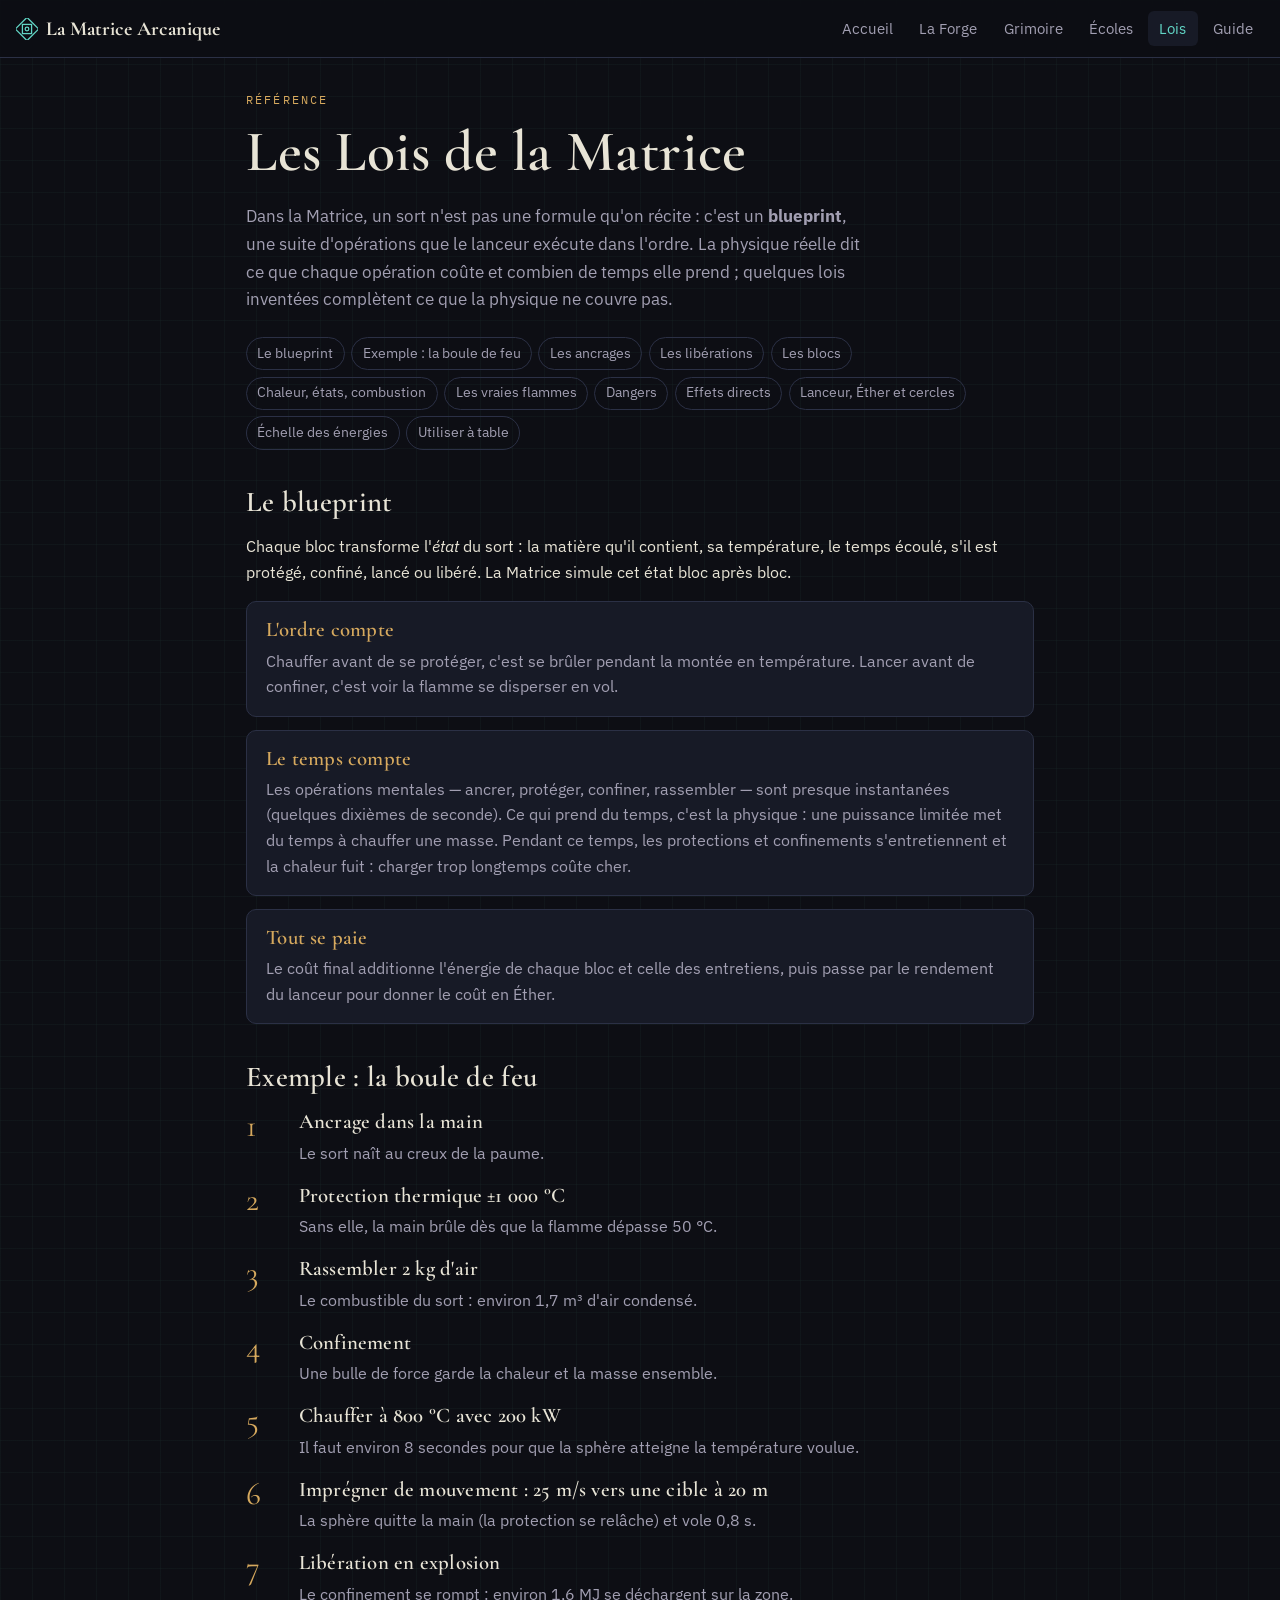
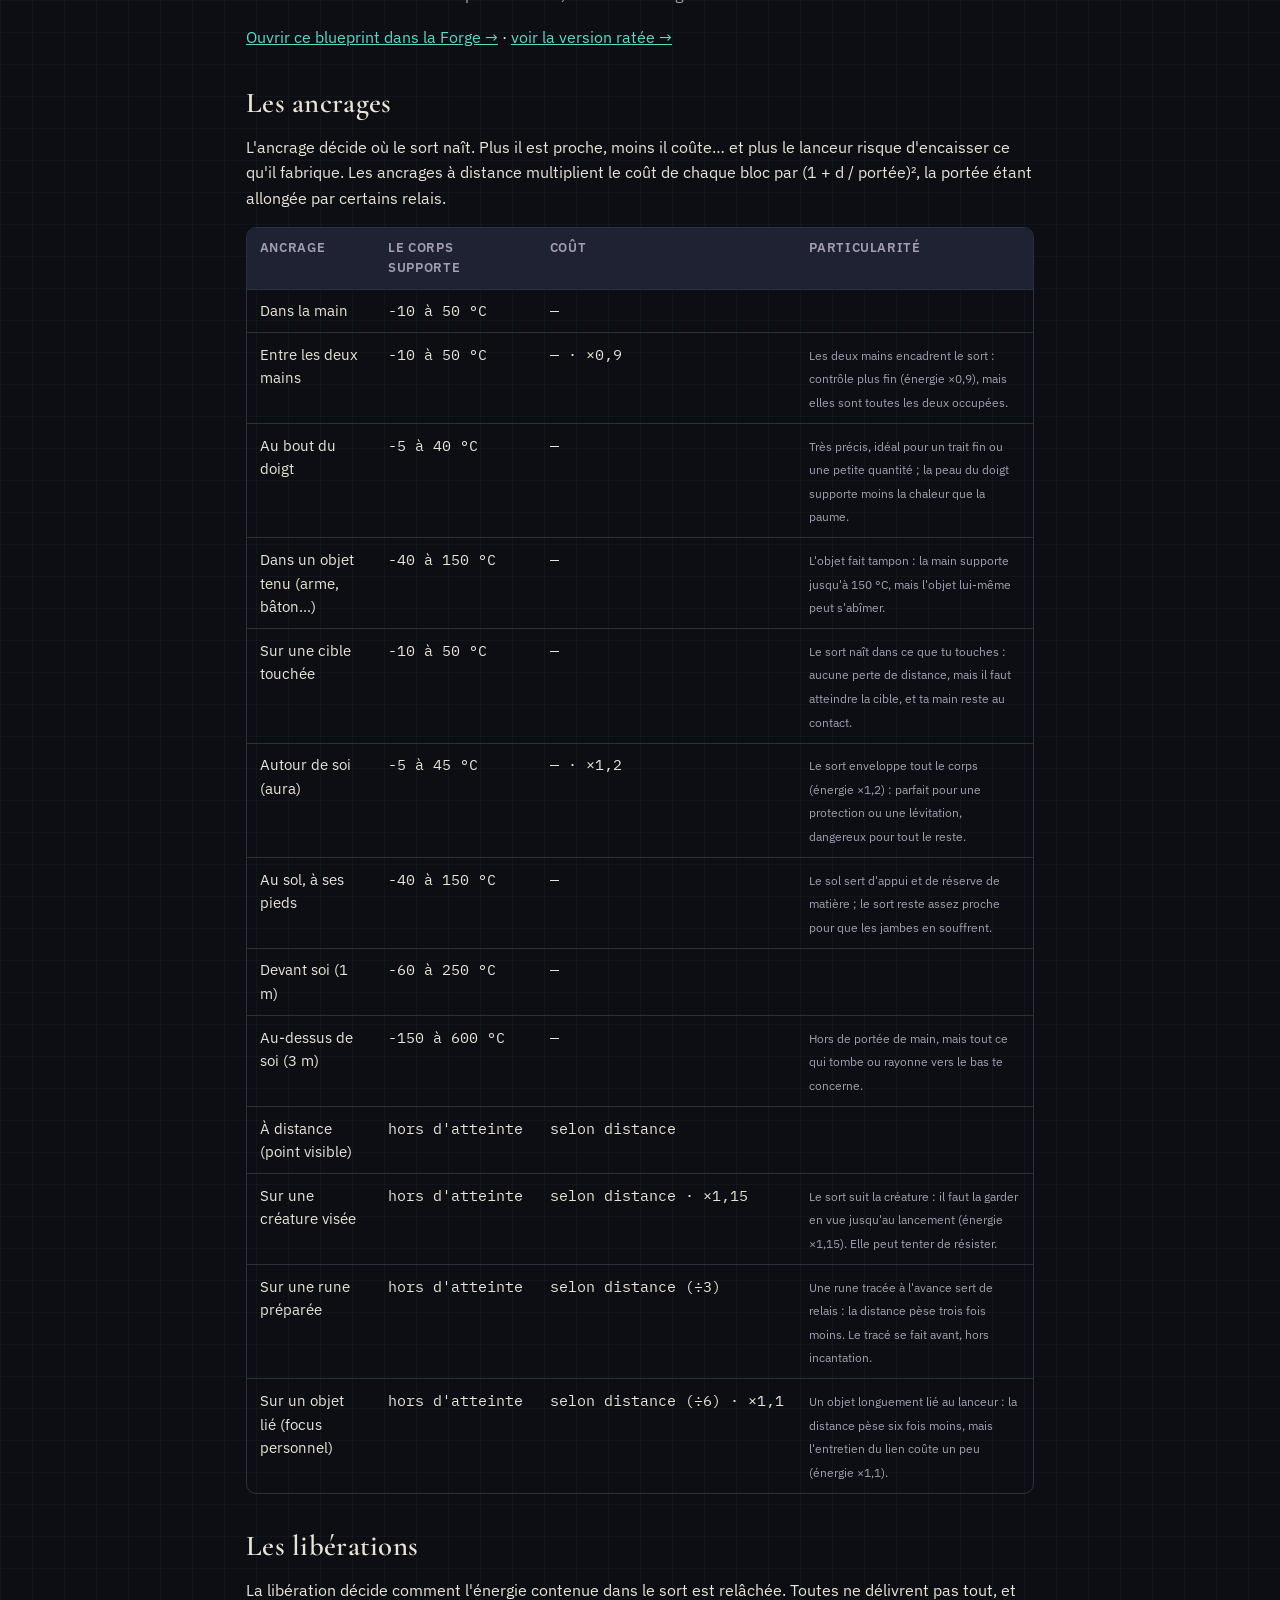
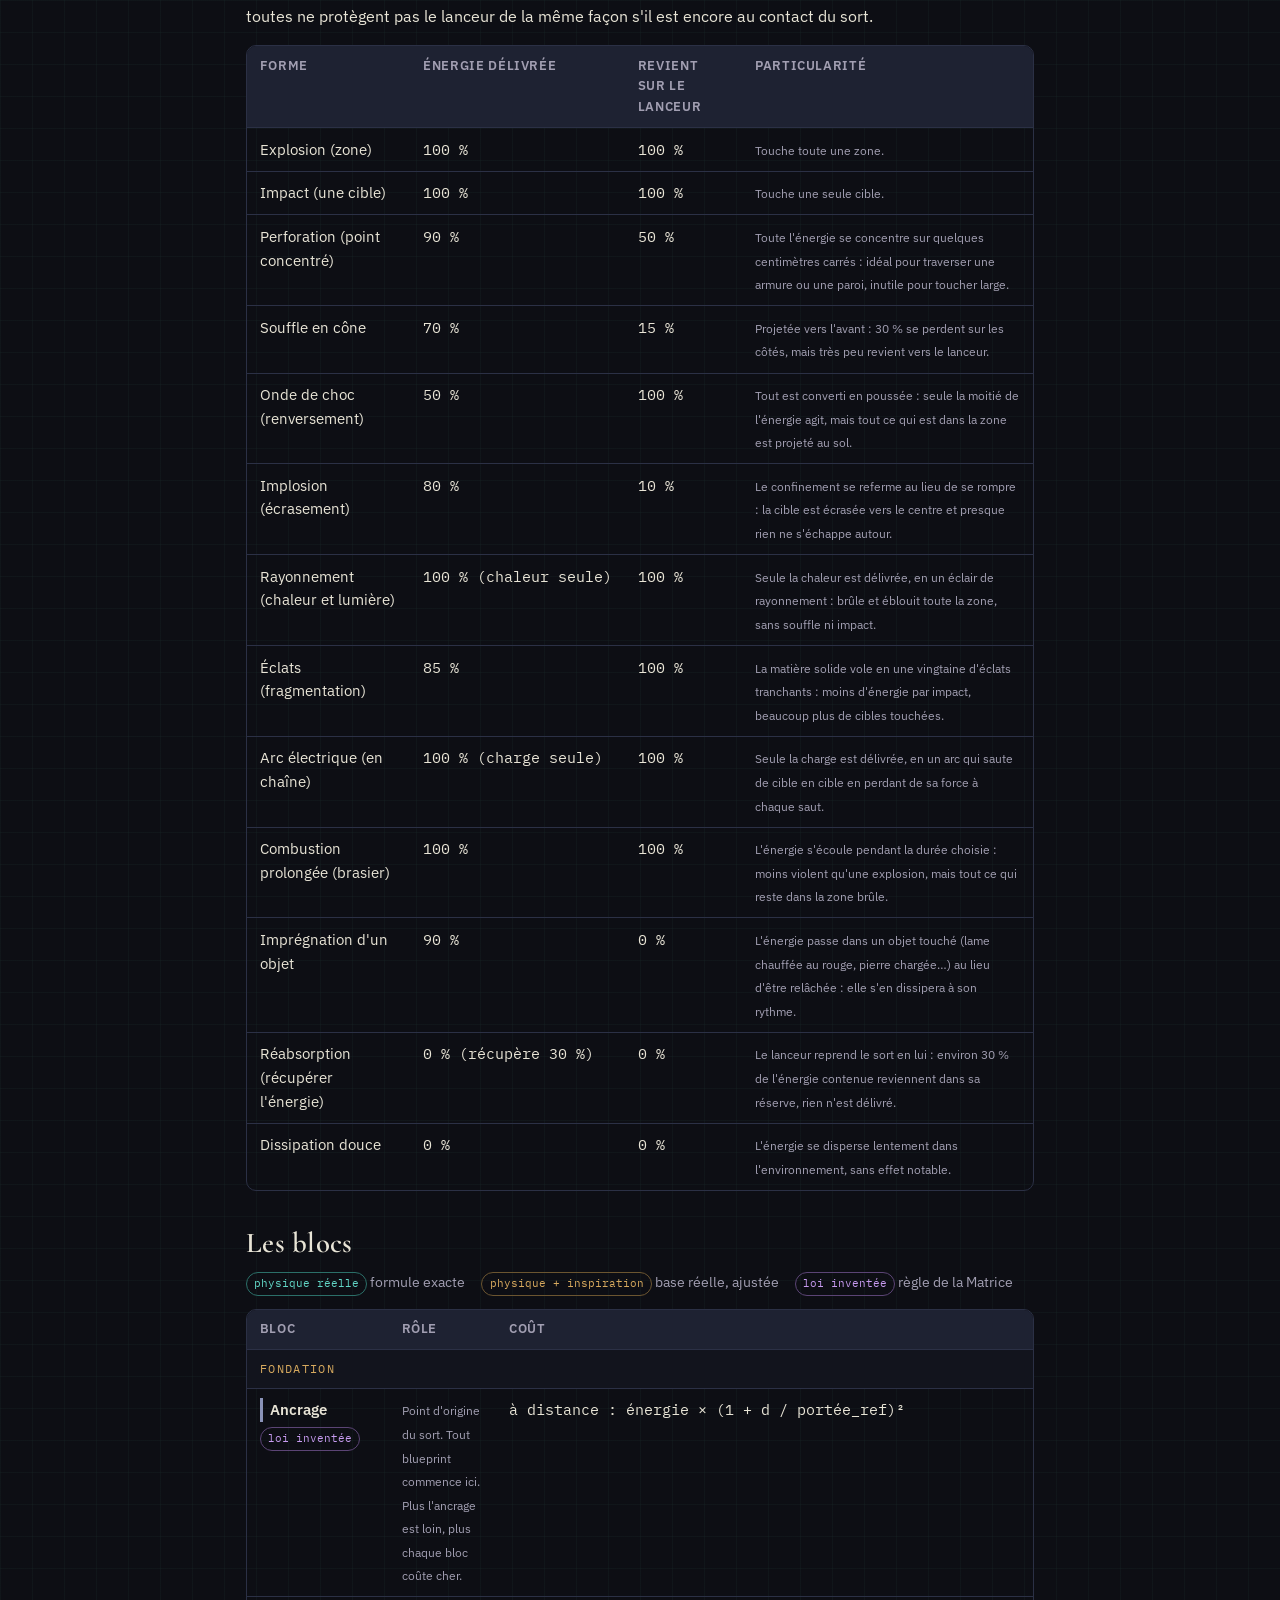
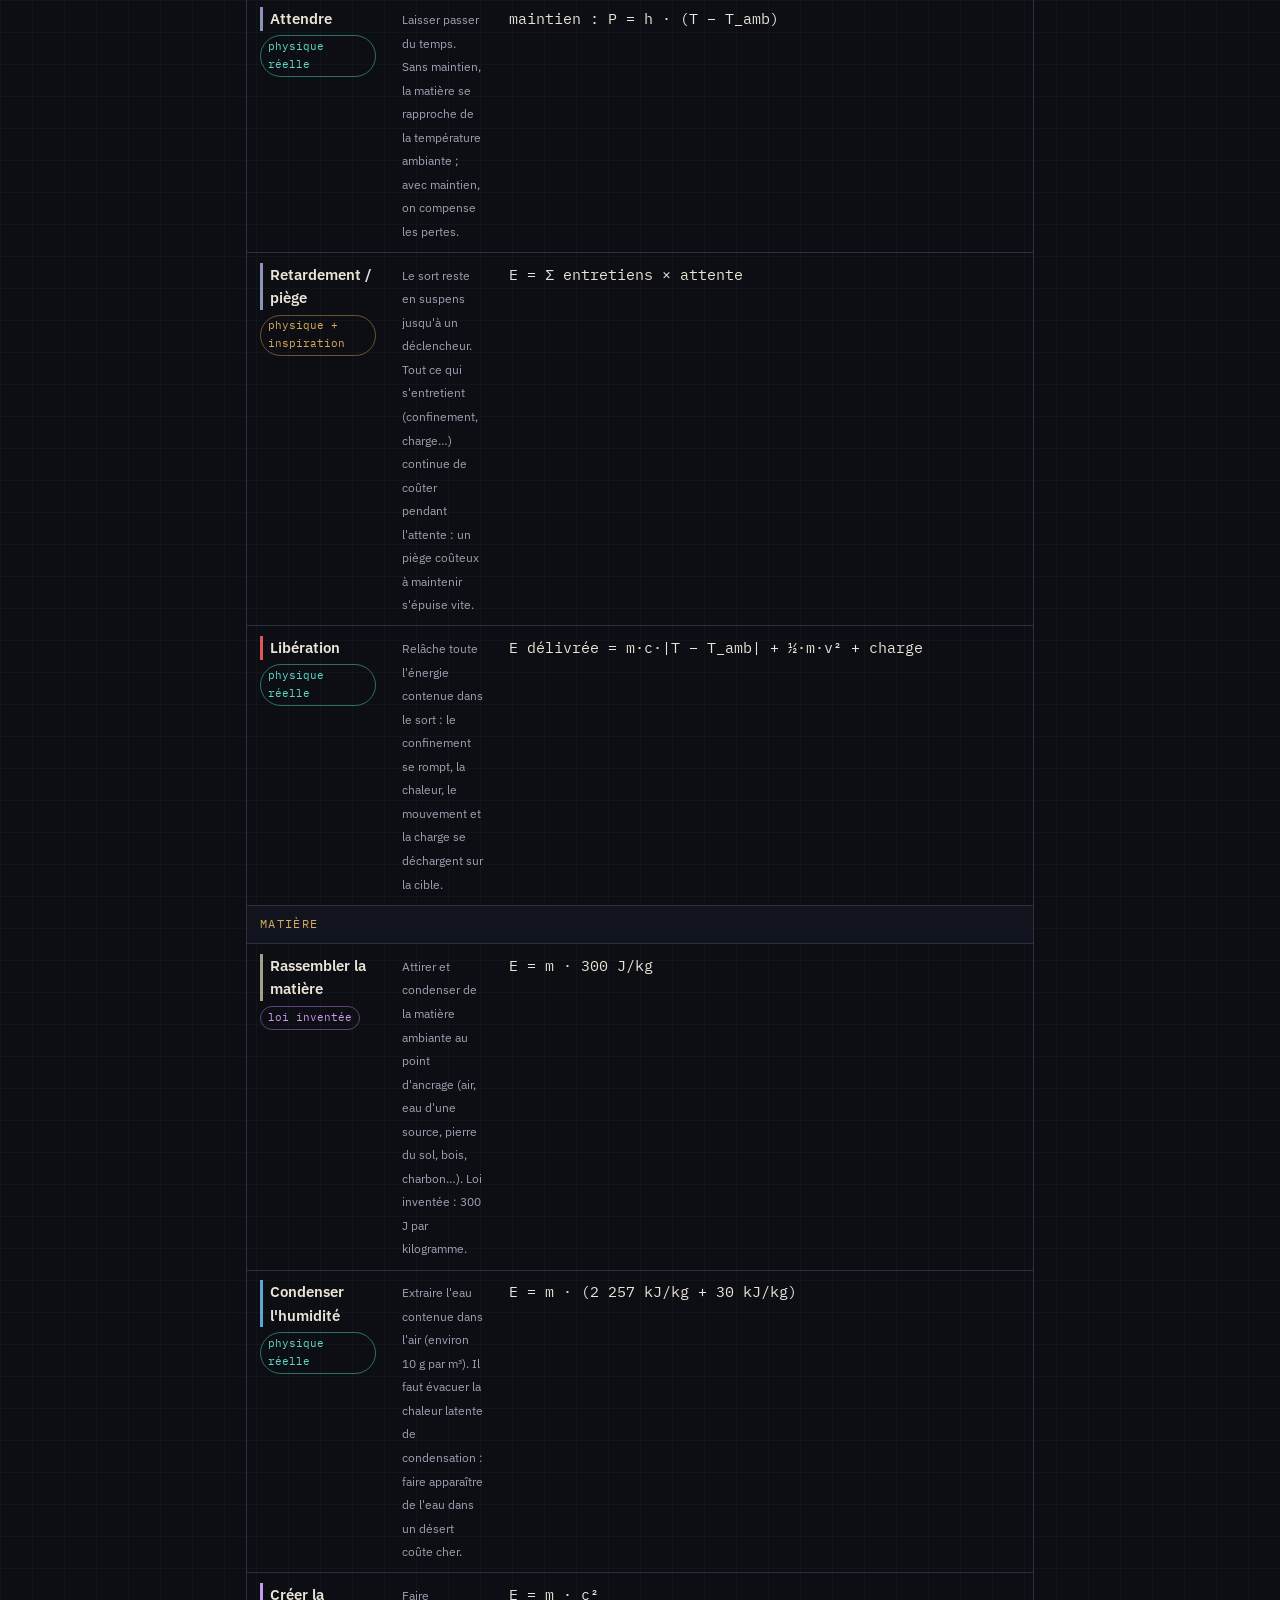
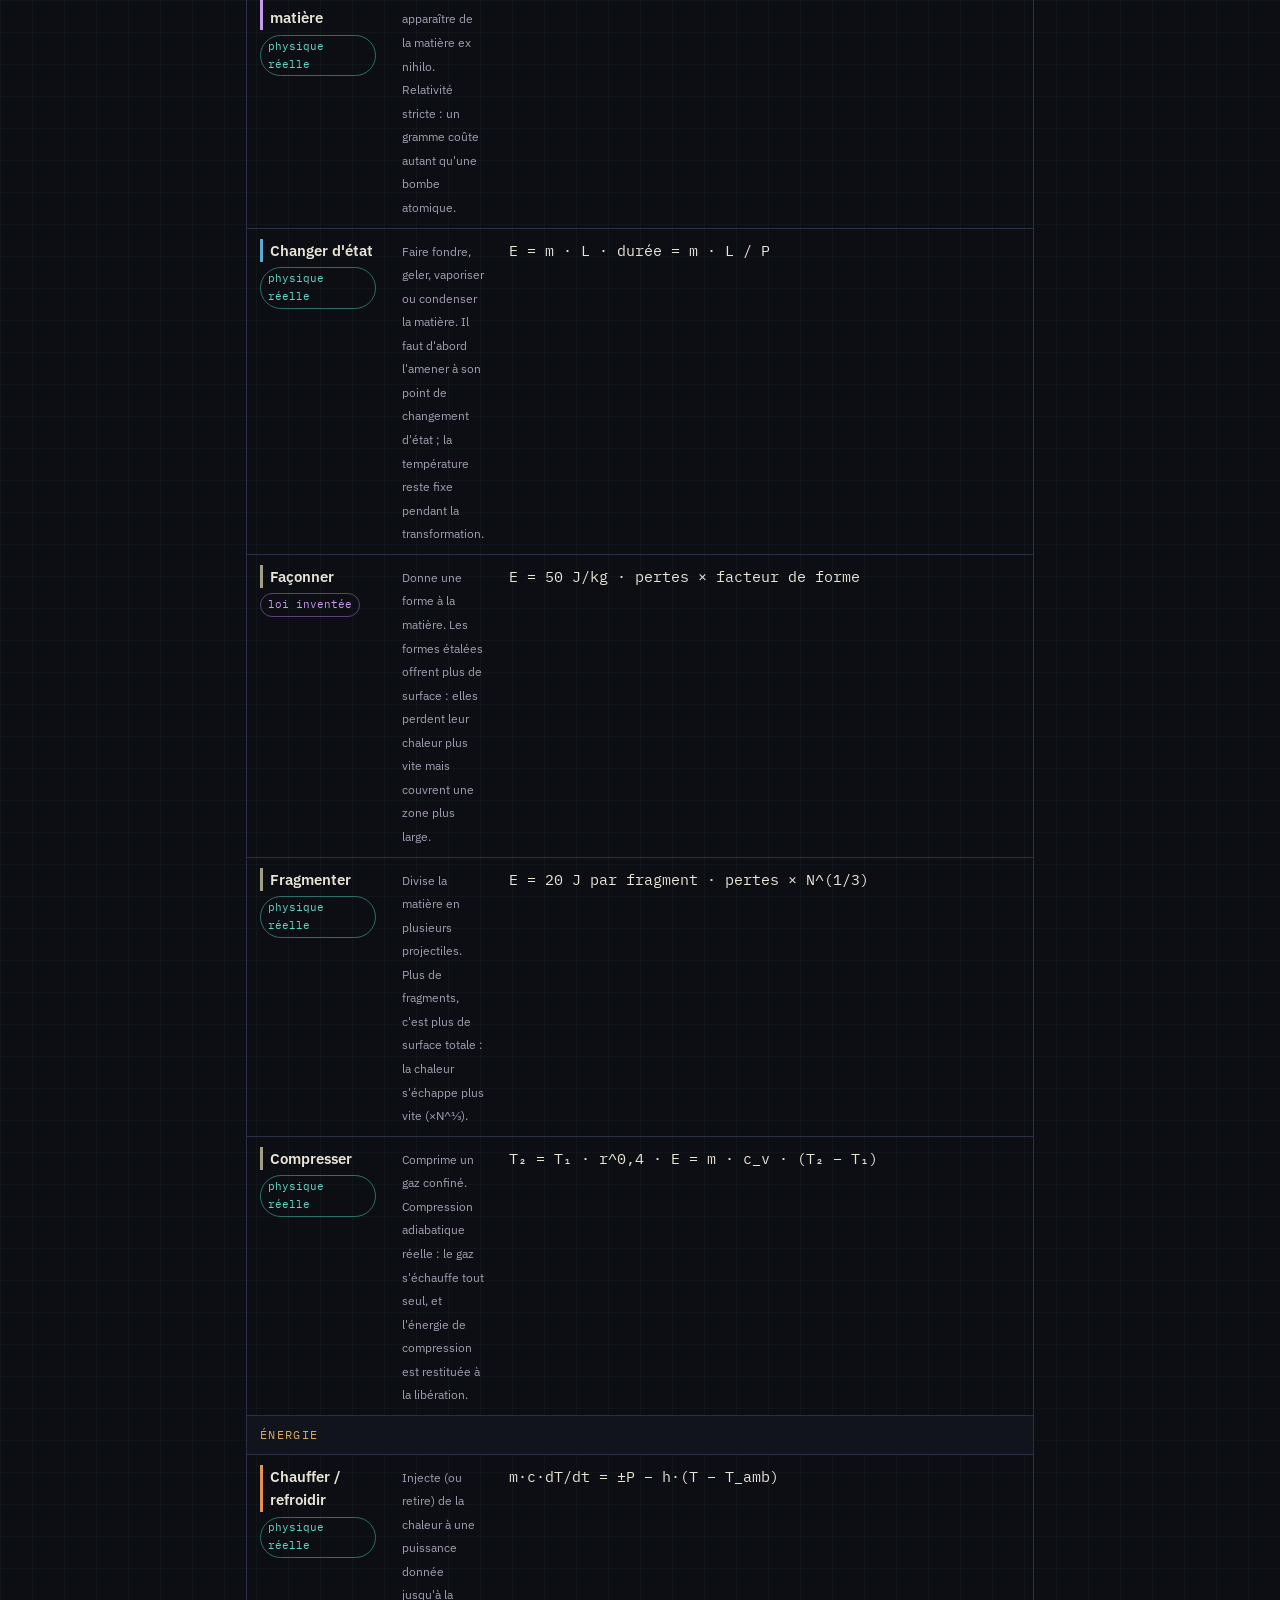
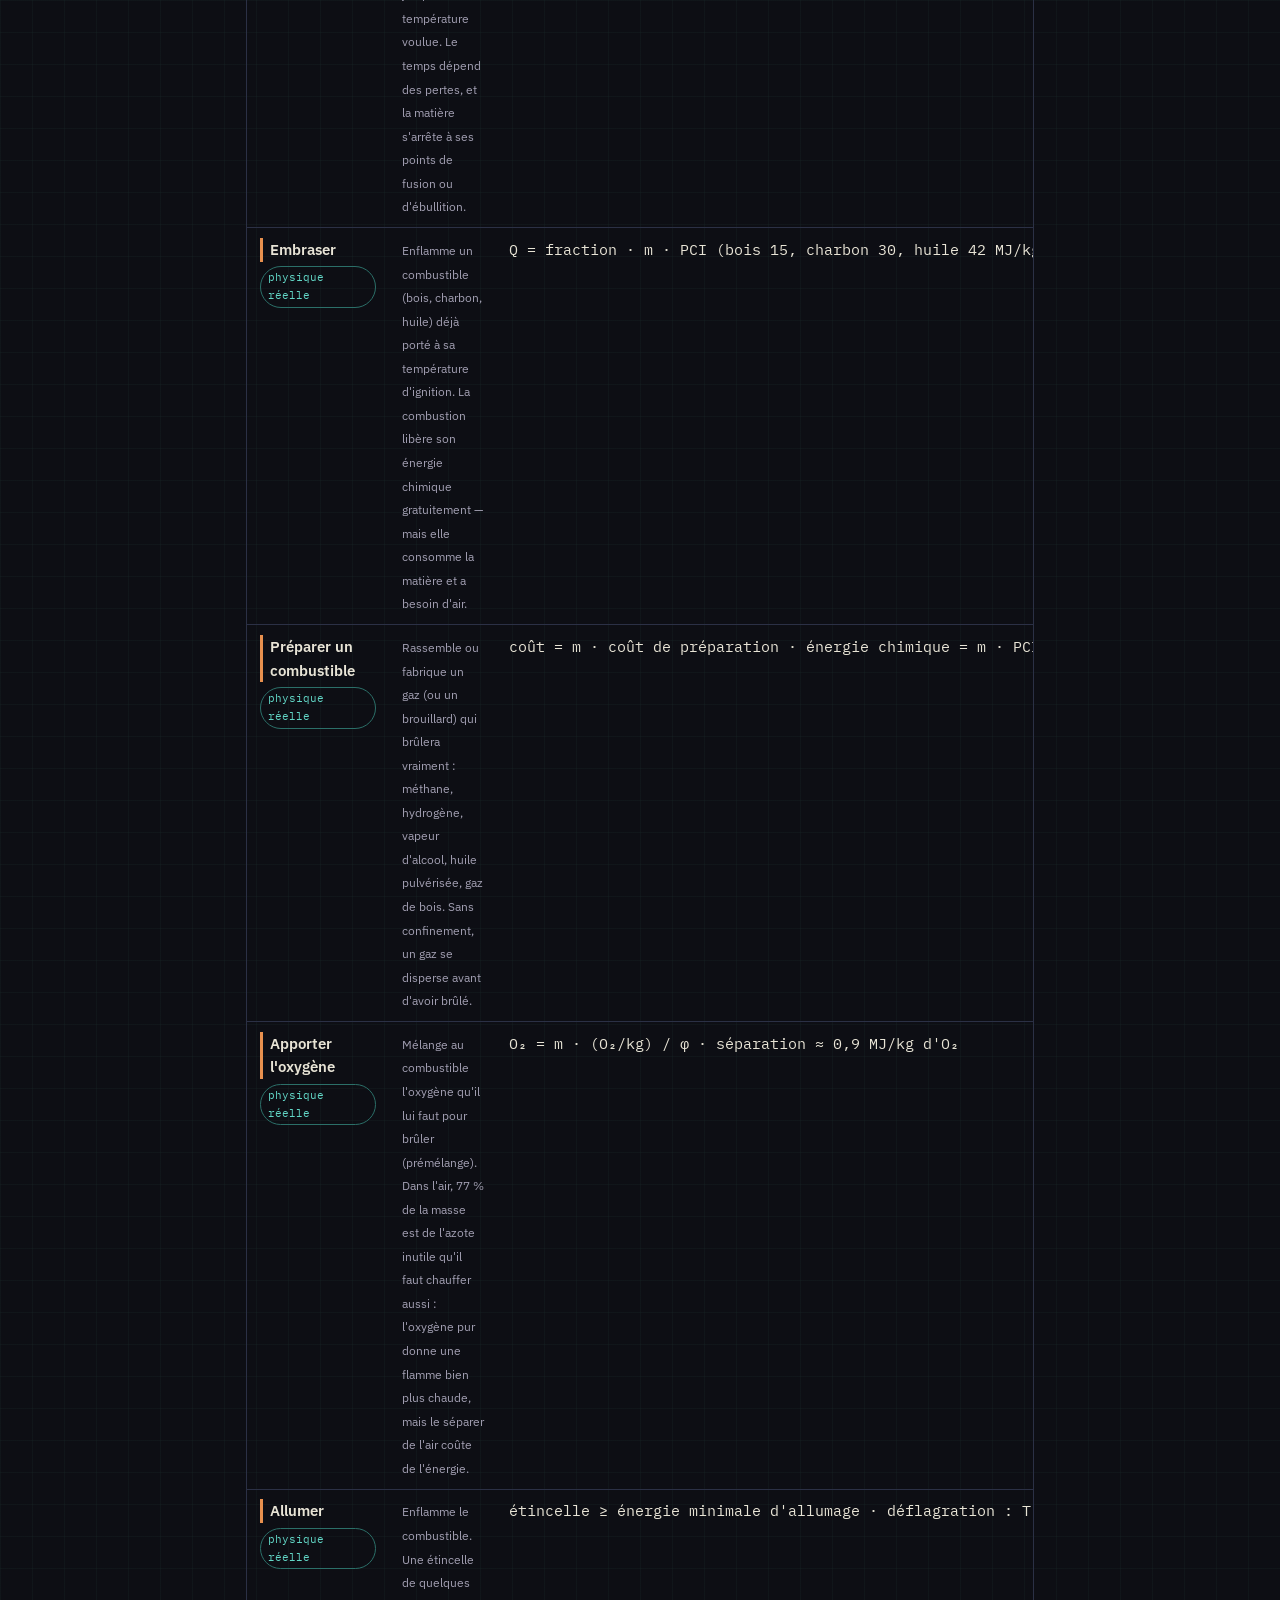
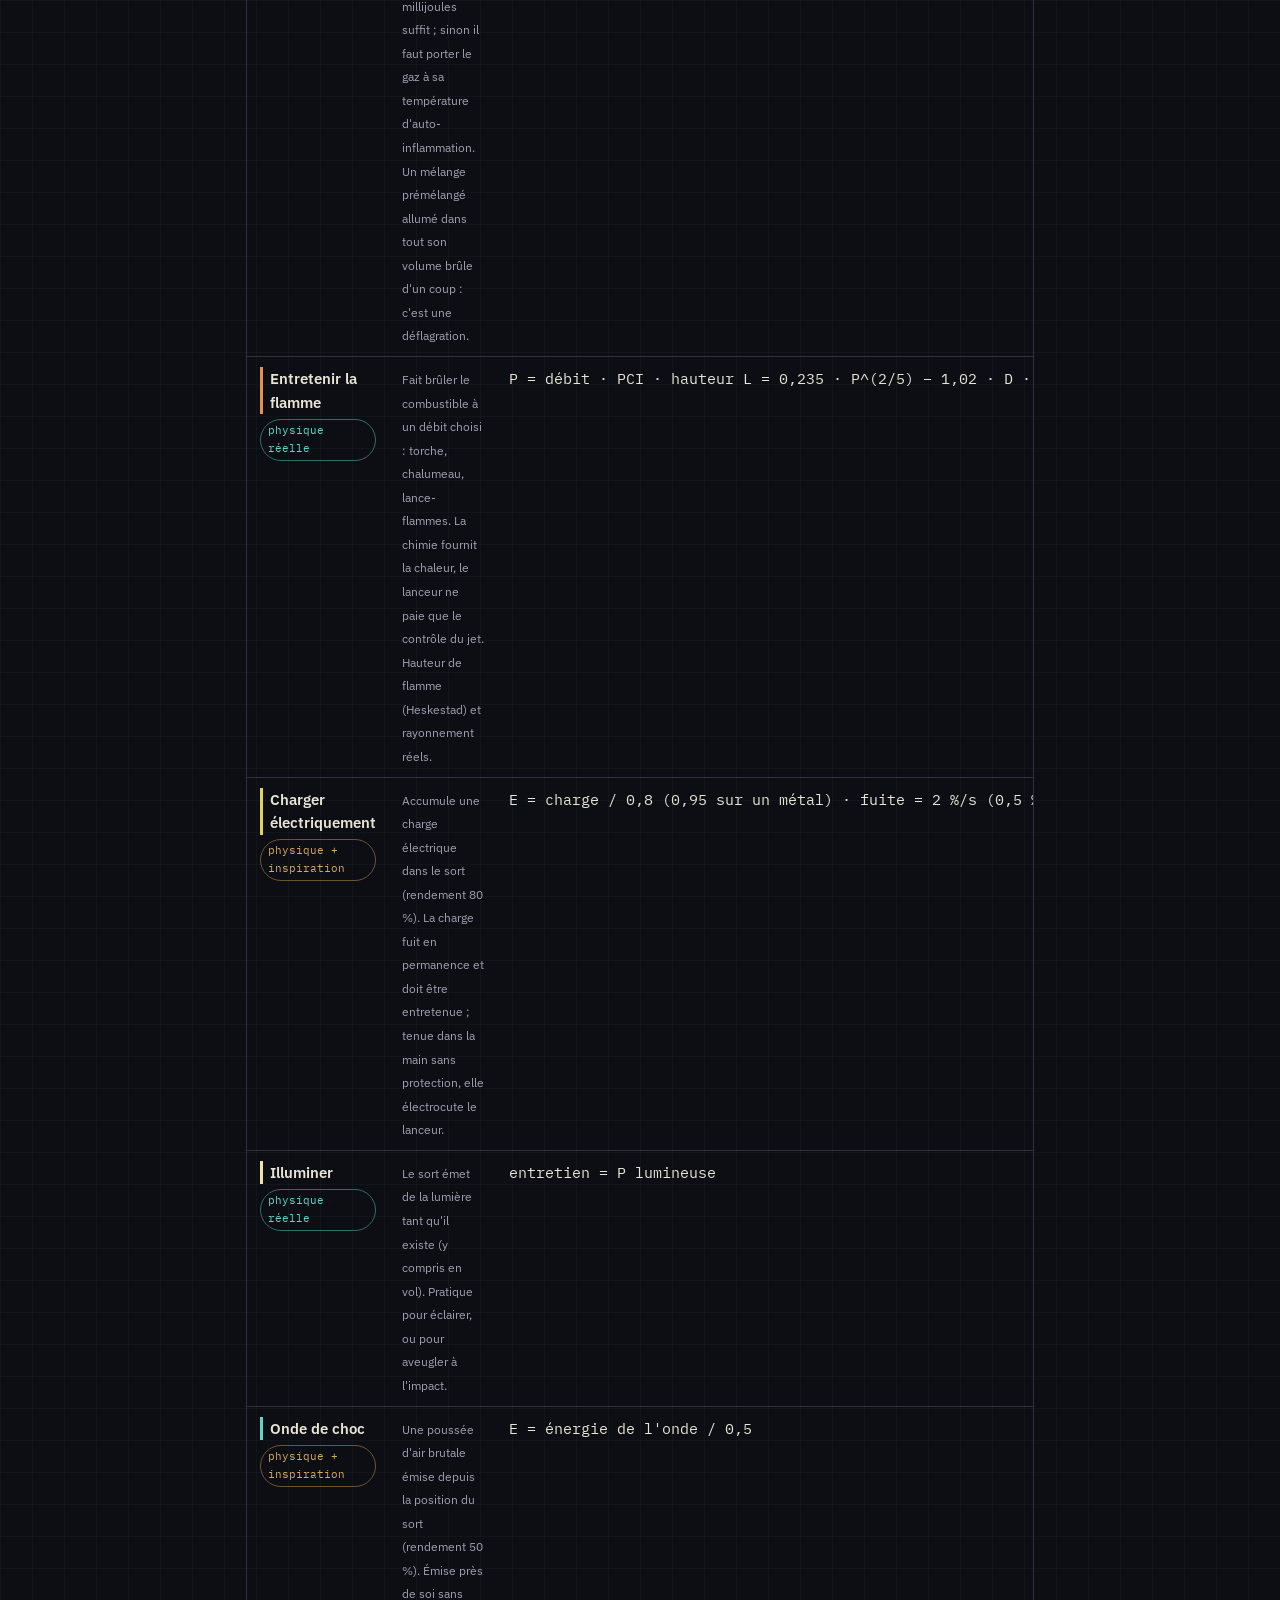
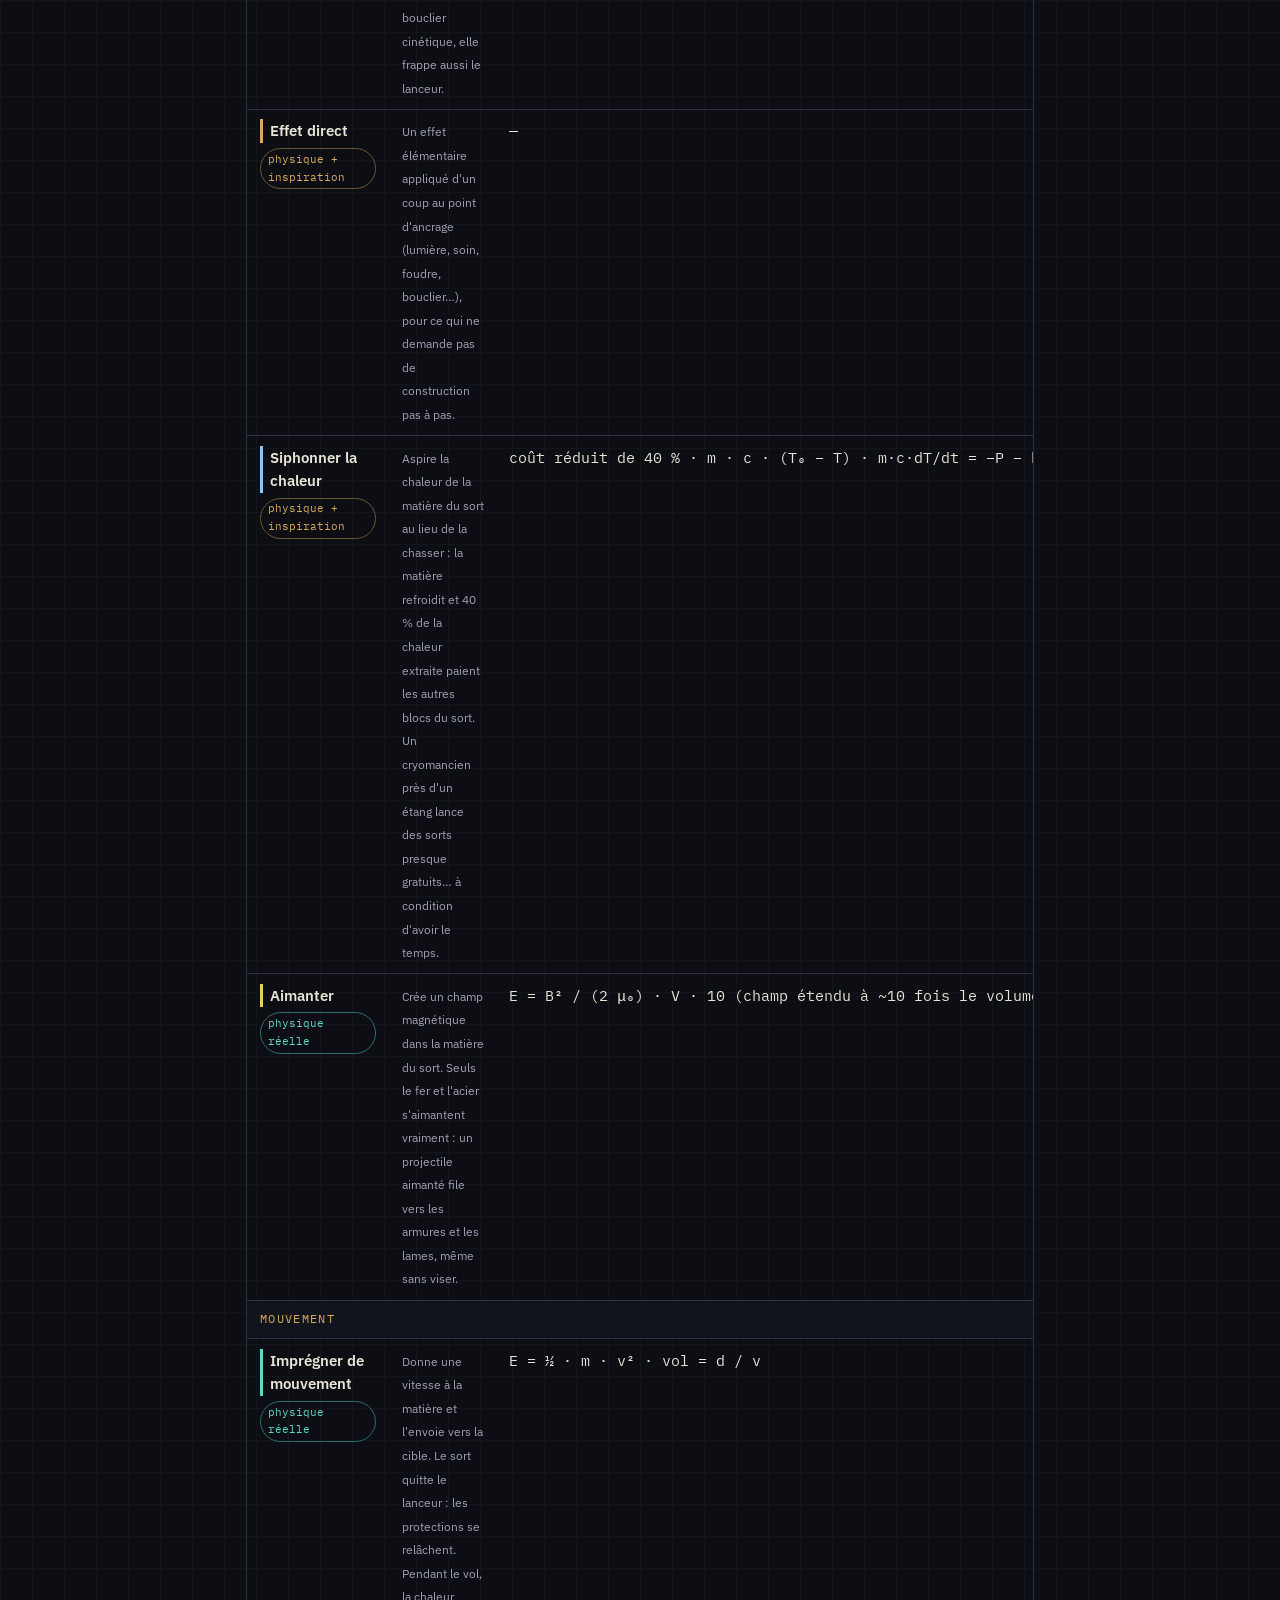
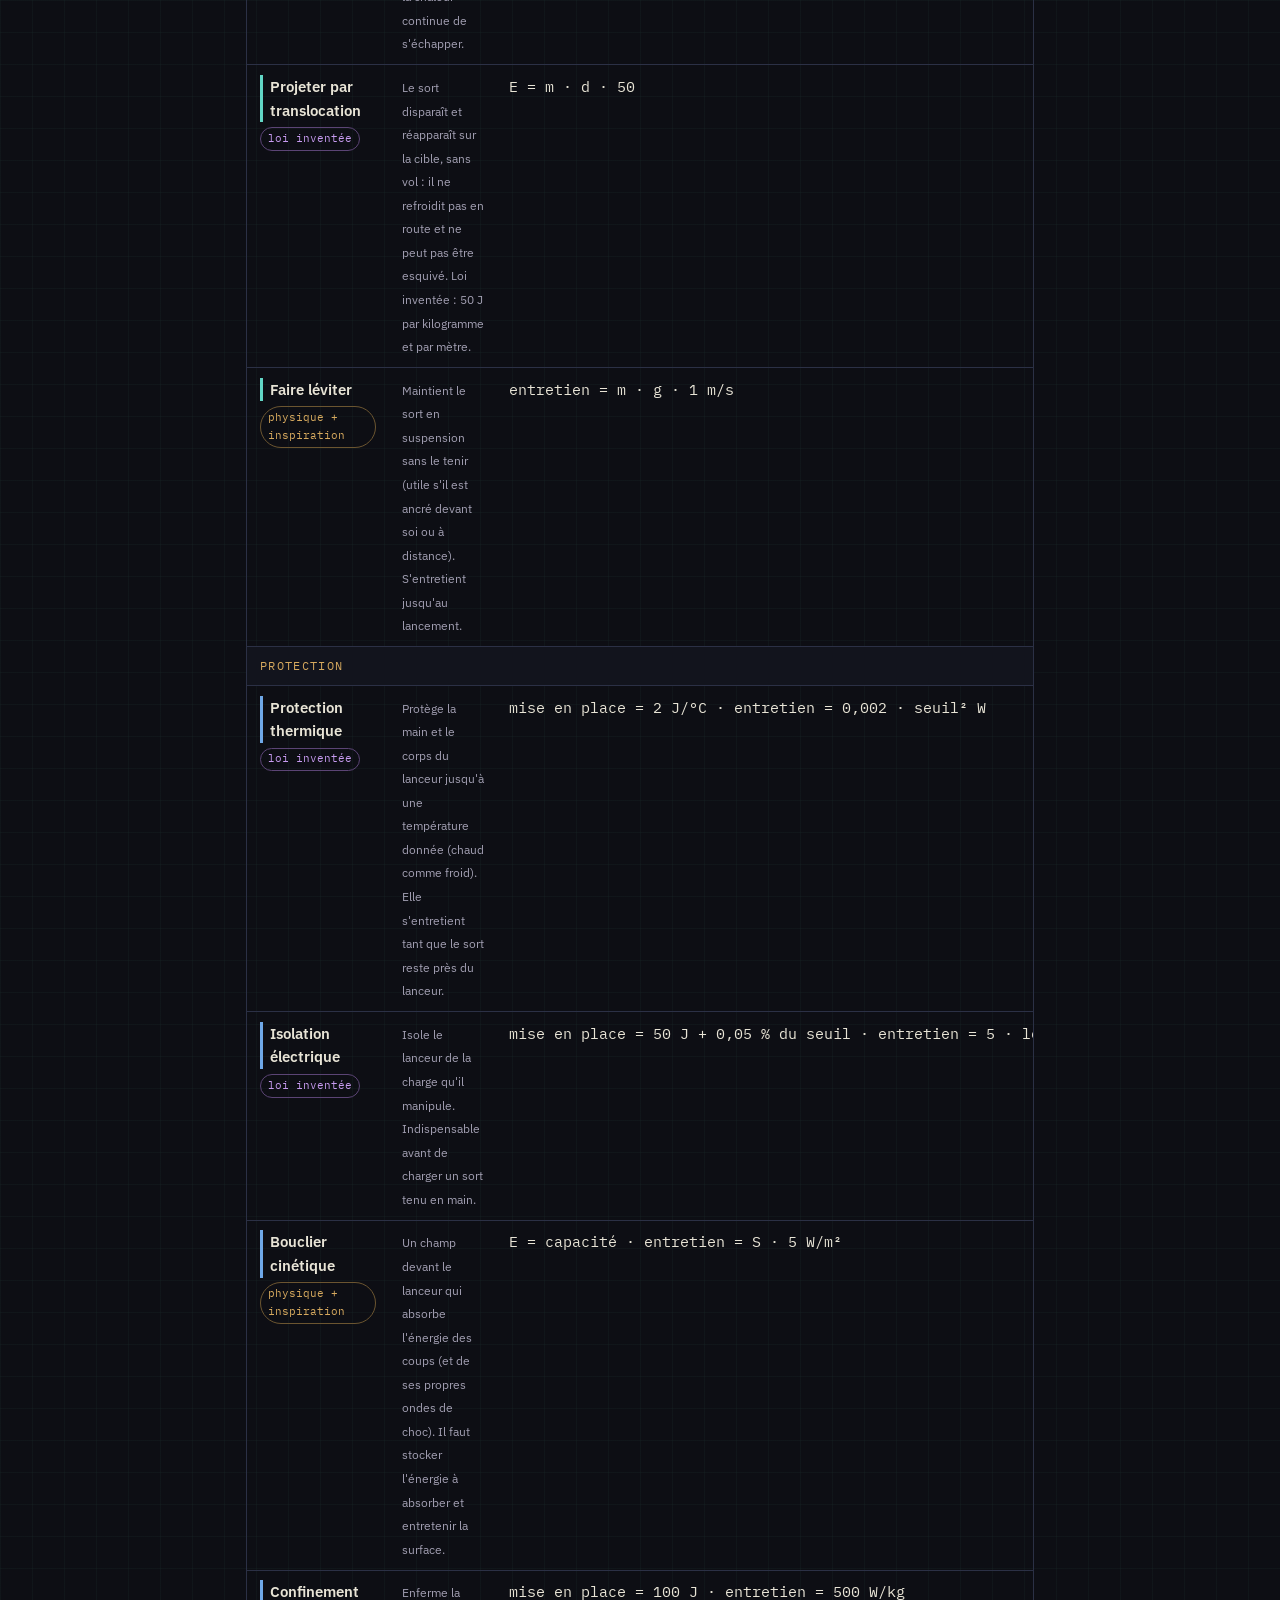
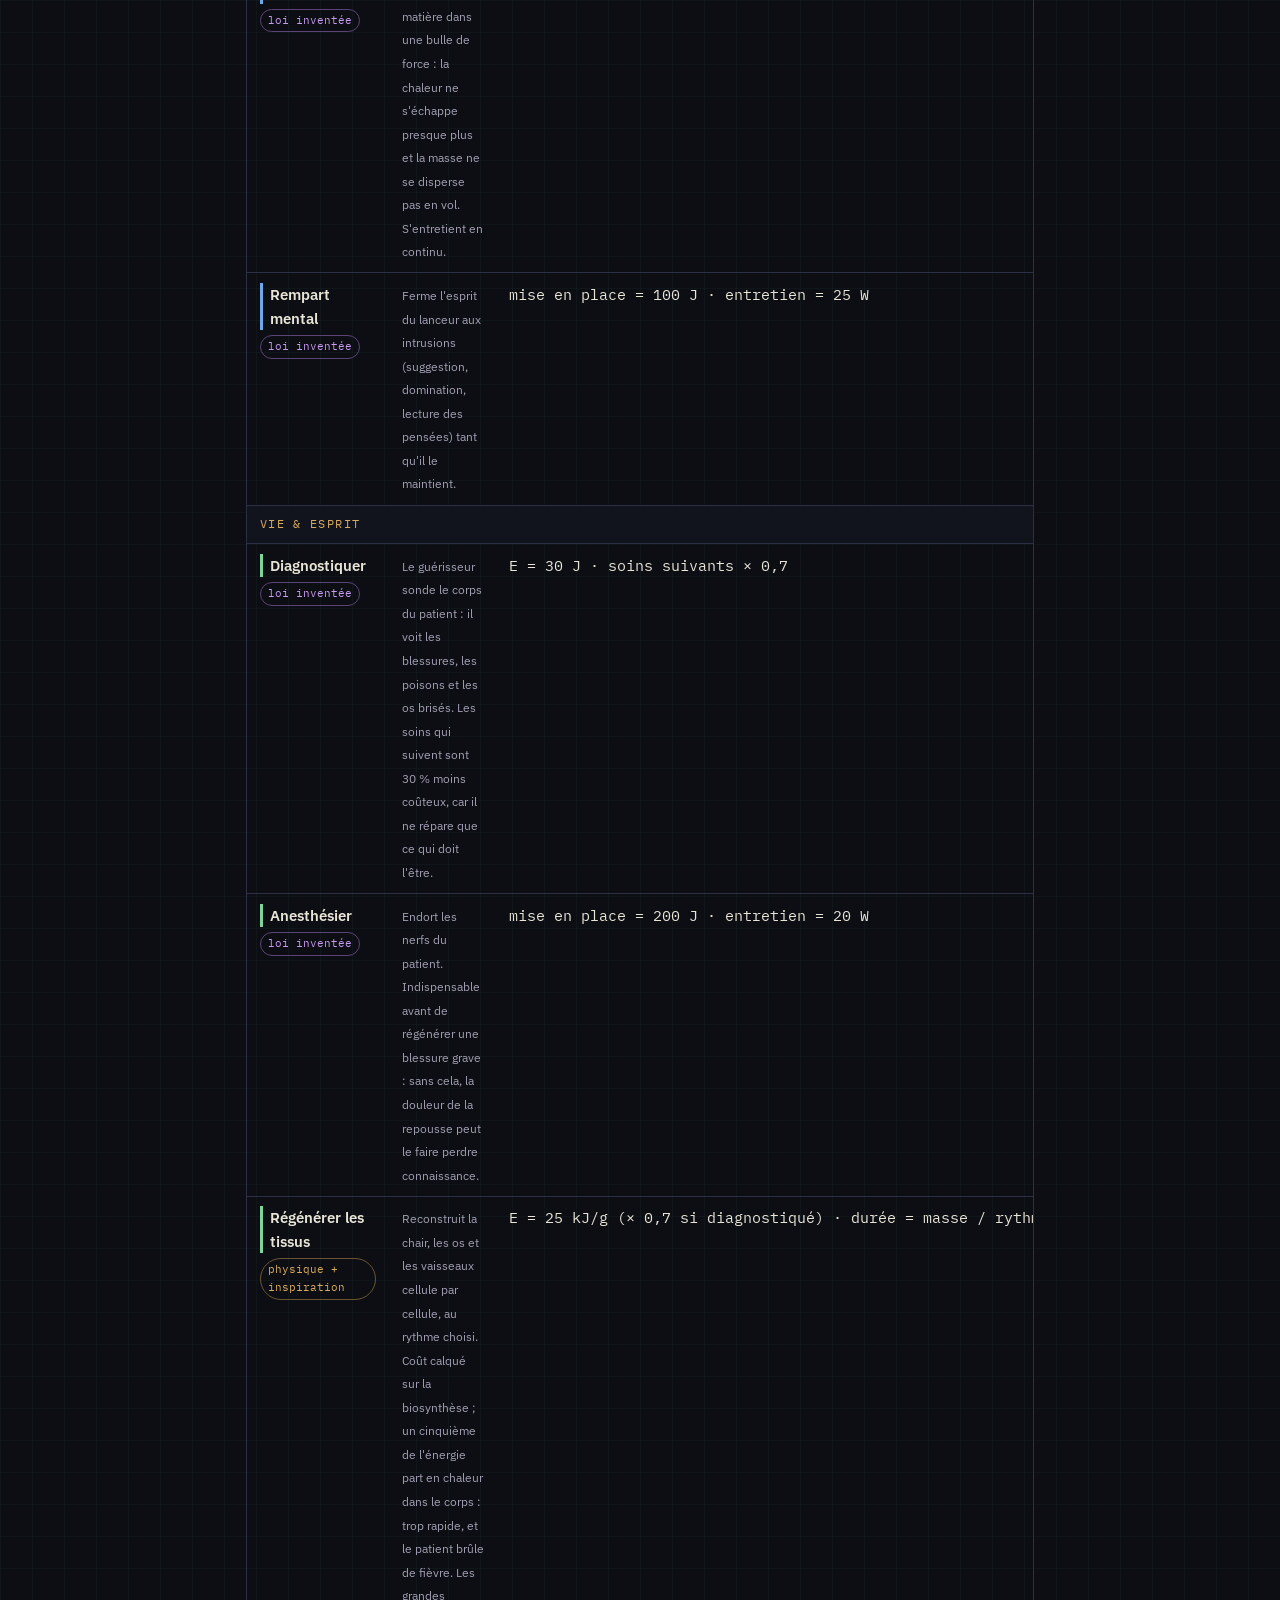
<file: lois.html>
<!doctype html>
<html lang="fr">
<head>
  <meta charset="utf-8">
  <meta name="viewport" content="width=device-width, initial-scale=1">
  <title>Lois de la Matrice</title>
  <meta name="description" content="Les règles de La Matrice Arcanique : blueprints, blocs, simulation thermique, rendement, Éther et cercles de puissance.">
  <link rel="preconnect" href="https://fonts.googleapis.com">
  <link rel="preconnect" href="https://fonts.gstatic.com" crossorigin>
  <link href="https://fonts.googleapis.com/css2?family=Cormorant+Garamond:wght@500;600;700&family=IBM+Plex+Mono:wght@400;500&family=IBM+Plex+Sans:wght@400;500;600&display=swap" rel="stylesheet">
  <link rel="stylesheet" href="assets/style.css?v=13">
  <style>
    .sommaire { display: flex; flex-wrap: wrap; gap: 0.4rem; margin: 1.5rem 0; }
    .sommaire a { font-size: 0.85rem; text-decoration: none; padding: 0.3rem 0.65rem; border: 1px solid var(--ligne); border-radius: 99px; color: var(--texte-doux); }
    .sommaire a:hover { color: var(--arcane); border-color: var(--arcane); }
    .etape { display: grid; grid-template-columns: 2.4rem 1fr; gap: 0.9rem; margin: 1.1rem 0; }
    .etape .n { font-family: var(--serif); font-size: 2rem; color: var(--laiton); line-height: 1; }
    .etape p { margin: 0.2rem 0 0; color: var(--texte-doux); }
    .legende { display: flex; flex-wrap: wrap; gap: 1rem; font-size: 0.85rem; color: var(--texte-doux); margin-bottom: 0.8rem; }
    .bloc-nom { display: inline-block; border-left: 3px solid var(--c); padding-left: 0.45rem; font-weight: 600; }
    section { scroll-margin-top: 5rem; }
    .couleurs { display: grid; grid-template-columns: repeat(auto-fill, minmax(140px, 1fr)); gap: 0.5rem; }
    .couleur { background: var(--surface); border: 1px solid var(--ligne); border-radius: 9px; padding: 0.6rem; display: flex; flex-direction: column; gap: 0.2rem; }
    .couleur span { width: 100%; height: 1.4rem; border-radius: 5px; margin-bottom: 0.3rem; }
    .couleur b { font-size: 0.85rem; font-weight: 600; }
    .couleur small { font-size: 0.75rem; color: var(--texte-doux); }
    .regle { background: var(--surface); border: 1px solid var(--ligne); border-radius: var(--rayon); padding: 1rem 1.2rem; margin: 0.8rem 0; }
    .regle h3 { color: var(--laiton); }
    .regle p { margin: 0.3rem 0 0; color: var(--texte-doux); }
  </style>
</head>
<body>
  <main class="page etroit">
    <div class="surtitre">Référence</div>
    <h1>Les Lois de la Matrice</h1>
    <p class="chapeau">Dans la Matrice, un sort n'est pas une formule qu'on récite : c'est un <strong>blueprint</strong>, une suite d'opérations que le lanceur exécute dans l'ordre. La physique réelle dit ce que chaque opération coûte et combien de temps elle prend ; quelques lois inventées complètent ce que la physique ne couvre pas.</p>

    <nav class="sommaire">
      <a href="#blueprint">Le blueprint</a>
      <a href="#exemple">Exemple : la boule de feu</a>
      <a href="#ancrages">Les ancrages</a>
      <a href="#liberations">Les libérations</a>
      <a href="#blocs">Les blocs</a>
      <a href="#thermique">Chaleur, états, combustion</a>
      <a href="#flammes">Les vraies flammes</a>
      <a href="#dangers">Dangers</a>
      <a href="#effets">Effets directs</a>
      <a href="#ether">Lanceur, Éther et cercles</a>
      <a href="#echelle">Échelle des énergies</a>
      <a href="#table">Utiliser à table</a>
    </nav>

    <section id="blueprint">
      <h2>Le blueprint</h2>
      <p>Chaque bloc transforme l'<em>état</em> du sort : la matière qu'il contient, sa température, le temps écoulé, s'il est protégé, confiné, lancé ou libéré. La Matrice simule cet état bloc après bloc.</p>
      <div class="regle"><h3>L'ordre compte</h3><p>Chauffer avant de se protéger, c'est se brûler pendant la montée en température. Lancer avant de confiner, c'est voir la flamme se disperser en vol.</p></div>
      <div class="regle"><h3>Le temps compte</h3><p>Les opérations mentales — ancrer, protéger, confiner, rassembler — sont presque instantanées (quelques dixièmes de seconde). Ce qui prend du temps, c'est la physique : une puissance limitée met du temps à chauffer une masse. Pendant ce temps, les protections et confinements s'entretiennent et la chaleur fuit : charger trop longtemps coûte cher.</p></div>
      <div class="regle"><h3>Tout se paie</h3><p>Le coût final additionne l'énergie de chaque bloc et celle des entretiens, puis passe par le rendement du lanceur pour donner le coût en Éther.</p></div>
    </section>

    <section id="exemple">
      <h2>Exemple : la boule de feu</h2>
      <div class="etape"><span class="n">1</span><div><h3>Ancrage dans la main</h3><p>Le sort naît au creux de la paume.</p></div></div>
      <div class="etape"><span class="n">2</span><div><h3>Protection thermique ±1 000 °C</h3><p>Sans elle, la main brûle dès que la flamme dépasse 50 °C.</p></div></div>
      <div class="etape"><span class="n">3</span><div><h3>Rassembler 2 kg d'air</h3><p>Le combustible du sort : environ 1,7 m³ d'air condensé.</p></div></div>
      <div class="etape"><span class="n">4</span><div><h3>Confinement</h3><p>Une bulle de force garde la chaleur et la masse ensemble.</p></div></div>
      <div class="etape"><span class="n">5</span><div><h3>Chauffer à 800 °C avec 200 kW</h3><p>Il faut environ 8 secondes pour que la sphère atteigne la température voulue.</p></div></div>
      <div class="etape"><span class="n">6</span><div><h3>Imprégner de mouvement : 25 m/s vers une cible à 20 m</h3><p>La sphère quitte la main (la protection se relâche) et vole 0,8 s.</p></div></div>
      <div class="etape"><span class="n">7</span><div><h3>Libération en explosion</h3><p>Le confinement se rompt : environ 1,6 MJ se déchargent sur la zone.</p></div></div>
      <p><a href="forge.html?exemple=ex-boule-de-feu">Ouvrir ce blueprint dans la Forge →</a> · <a href="forge.html?exemple=ex-flamme-nue">voir la version ratée →</a></p>
    </section>

    <section id="ancrages">
      <h2>Les ancrages</h2>
      <p>L'ancrage décide où le sort naît. Plus il est proche, moins il coûte… et plus le lanceur risque d'encaisser ce qu'il fabrique. Les ancrages à distance multiplient le coût de chaque bloc par (1 + d / portée)², la portée étant allongée par certains relais.</p>
      <div class="table-wrap"><table>
        <thead><tr><th>Ancrage</th><th>Le corps supporte</th><th>Coût</th><th>Particularité</th></tr></thead>
        <tbody id="t-ancrages"></tbody>
      </table></div>
    </section>

    <section id="liberations">
      <h2>Les libérations</h2>
      <p>La libération décide comment l'énergie contenue dans le sort est relâchée. Toutes ne délivrent pas tout, et toutes ne protègent pas le lanceur de la même façon s'il est encore au contact du sort.</p>
      <div class="table-wrap"><table>
        <thead><tr><th>Forme</th><th>Énergie délivrée</th><th>Revient sur le lanceur</th><th>Particularité</th></tr></thead>
        <tbody id="t-liberations"></tbody>
      </table></div>
    </section>

    <section id="blocs">
      <h2>Les blocs</h2>
      <div class="legende">
        <span><span class="pastille rigoureux">physique réelle</span> formule exacte</span>
        <span><span class="pastille mixte">physique + inspiration</span> base réelle, ajustée</span>
        <span><span class="pastille inspire">loi inventée</span> règle de la Matrice</span>
      </div>
      <div class="table-wrap"><table>
        <thead><tr><th>Bloc</th><th>Rôle</th><th>Coût</th></tr></thead>
        <tbody id="t-blocs"></tbody>
      </table></div>
    </section>

    <section id="thermique">
      <h2>Chaleur et pertes</h2>
      <p>Chauffer une matière demande l'énergie <span class="mono">m · c · ΔT</span>, mais la chaleur s'échappe en permanence vers l'air ambiant (<span class="mono" id="v-amb"></span> °C), d'autant plus vite que la matière est chaude. La température suit donc une courbe qui ralentit à l'approche de la cible.</p>
      <div class="formule">m · c · dT/dt = P − h · (T − T_amb)</div>
      <div class="formule">h = k · m^(2/3)   avec   k = 25 (libre) ou 1 (confiné),   ×(1 + v/5) en vol</div>
      <p>Si la puissance est trop faible, les pertes finissent par l'égaler et la température plafonne : la Forge le signale. Le même calcul fonctionne pour refroidir (P négative).</p>
      <h3 style="margin-top:1.4rem">Capacités thermiques (c)</h3>
      <div class="table-wrap"><table>
        <thead><tr><th>Matériau</th><th>c (J/kg·°C)</th><th>Pour chauffer 1 kg de 100 °C</th></tr></thead>
        <tbody id="t-materiaux"></tbody>
      </table></div>
      <h3 style="margin-top:1.4rem">Changements d'état</h3>
      <p>Une matière qui atteint son point de fusion ou d'ébullition s'y arrête : il faut lui apporter (ou lui retirer) sa <em>chaleur latente</em> avec le bloc « Changer d'état » pour qu'elle change de phase. C'est pourquoi geler de l'eau ou faire bouillir un lac coûte si cher.</p>
      <div class="table-wrap"><table>
        <thead><tr><th>Matière</th><th>Fusion</th><th>Ébullition</th></tr></thead>
        <tbody id="t-transitions"></tbody>
      </table></div>
      <h3 style="margin-top:1.4rem">Combustion</h3>
      <p>Un combustible porté à sa température d'ignition peut être embrasé : il libère son énergie chimique (pouvoir calorifique) sans coût pour le lanceur, mais la flamme plafonne à sa température naturelle et la matière se consume. Dans une bulle de confinement, faute d'air, seuls 30 % brûlent.</p>
      <div class="table-wrap"><table>
        <thead><tr><th>Combustible</th><th>Pouvoir calorifique</th><th>Ignition</th><th>Flamme</th></tr></thead>
        <tbody id="t-combustibles"></tbody>
      </table></div>
      <h3 style="margin-top:1.4rem">Formes et fragments</h3>
      <p>Une forme étalée expose plus de surface : elle perd sa chaleur plus vite (sauf si elle est confinée). Fragmenter en N morceaux multiplie les pertes par N^⅓.</p>
      <div class="table-wrap"><table>
        <thead><tr><th>Forme</th><th>Pertes de chaleur</th></tr></thead>
        <tbody id="t-formes"></tbody>
      </table></div>
    </section>

    <section id="flammes">
      <h2>Les vraies flammes</h2>
      <p>Chauffer de l'air donne un gaz brûlant, pas une flamme. Une flamme, c'est une <strong>réaction chimique</strong> : un combustible qui s'oxyde au contact de l'oxygène et libère son énergie chimique. La Matrice la construit en quatre blocs, et c'est la chimie, pas le lanceur, qui paie la chaleur.</p>
      <div class="etape"><span class="n">1</span><div><h3>Préparer un combustible</h3><p>Méthane, hydrogène, vapeur d'alcool, huile pulvérisée ou gaz de bois. Chacun a son pouvoir calorifique, sa température d'auto-inflammation et sa couleur. Sans confinement, un gaz se disperse.</p></div></div>
      <div class="etape"><span class="n">2</span><div><h3>Apporter l'oxygène (facultatif)</h3><p>Prémélanger donne une flamme bleue et plus chaude. Avec de l'oxygène pur, plus d'azote à chauffer : jusqu'à ~2 800 °C. Sans ce bloc, la flamme puise l'air autour d'elle (flamme de diffusion, jaune et fumeuse).</p></div></div>
      <div class="etape"><span class="n">3</span><div><h3>Allumer</h3><p>Une étincelle de quelques millijoules suffit, ou un point chaud au-delà de la température d'auto-inflammation. Allumé <em>à la sortie</em>, le combustible brûle en continu ; allumé <em>dans tout le volume</em>, un prémélange brûle d'un coup : boule de feu, ou explosion à l'intérieur d'une bulle confinée.</p></div></div>
      <div class="etape"><span class="n">4</span><div><h3>Entretenir la flamme</h3><p>Le débit fixe la puissance : un gramme de méthane par seconde, c'est 50 kW. La hauteur de la flamme et la chaleur rayonnée vers le lanceur en découlent.</p></div></div>
      <div class="formule">P = débit · PCI   ·   O₂ nécessaire = m · (O₂/kg) / φ</div>
      <div class="formule">Hauteur (Heskestad) : L = 0,235 · P[kW]^(2/5) − 1,02 · D</div>
      <div class="formule">Rayonnement reçu à r mètres : q = χ · P / (4π r²)</div>
      <div class="table-wrap"><table>
        <thead><tr><th>Combustible</th><th>PCI</th><th>O₂ / kg</th><th>Flamme air · O₂ pur</th><th>Auto-inflammation</th><th>Étincelle min.</th><th>Rayonné</th><th>Préparation</th></tr></thead>
        <tbody id="t-gaz"></tbody>
      </table></div>
      <h3 style="margin-top:1.4rem">Couleur des flammes</h3>
      <p>Une flamme prémélangée brûle tout son carbone : elle est <strong>bleue</strong>. Une flamme de diffusion (ou trop riche) contient de la suie qui rougeoie : sa couleur dépend alors de sa température. L'hydrogène, sans carbone, brûle d'un bleu pâle presque invisible.</p>
      <div class="couleurs" id="t-couleurs"></div>
      <h3 style="margin-top:1.4rem">Repères de rayonnement</h3>
      <div class="table-wrap"><table>
        <thead><tr><th>Flux reçu</th><th>Effet sur la peau</th></tr></thead>
        <tbody>
          <tr><td class="num">1 kW/m²</td><td>Comme le soleil d'été</td></tr>
          <tr><td class="num">2,5 kW/m²</td><td>Douloureux après une trentaine de secondes</td></tr>
          <tr><td class="num">5 kW/m²</td><td>Douleur en ~10 s, cloques</td></tr>
          <tr><td class="num">12,5 kW/m²</td><td>Le bois s'enflamme au contact d'une flamme</td></tr>
          <tr><td class="num">&gt; 20 kW/m²</td><td>Brûlures graves presque immédiates</td></tr>
        </tbody>
      </table></div>
    </section>

    <section id="dangers">
      <h2>Dangers détectés</h2>
      <div class="table-wrap"><table>
        <thead><tr><th>Situation</th><th>Conséquence</th></tr></thead>
        <tbody>
          <tr><td>Sort ancré près de soi au-delà de ce que le corps supporte (voir <a href="#ancrages">les ancrages</a>) sans protection suffisante</td><td>Brûlure (ou gelure) du lanceur</td></tr>
          <tr><td>Chauffer sans matière</td><td>La chaleur se perd dans le vide</td></tr>
          <tr><td>Lancer un gaz brûlant sans confinement</td><td>Il se disperse et arrive refroidi</td></tr>
          <tr><td>Libérer le sort sans l'avoir lancé</td><td>Le lanceur encaisse l'explosion</td></tr>
          <tr><td>Blocs après la libération</td><td>Sans effet : le sort n'existe plus</td></tr>
          <tr><td>Charge électrique près du lanceur sans isolation suffisante</td><td>Électrocution</td></tr>
          <tr><td>Onde de choc émise près de soi sans bouclier cinétique suffisant</td><td>Le lanceur est frappé</td></tr>
          <tr><td>Compresser sans confinement, ou autre chose qu'un gaz</td><td>Impossible : le gaz s'échappe</td></tr>
          <tr><td>Changer d'état hors de la bonne température ou phase</td><td>Impossible : chauffer ou refroidir d'abord</td></tr>
          <tr><td>Embraser un non-combustible ou en dessous de l'ignition</td><td>Rien ne brûle</td></tr>
          <tr><td>Tirer à plus de 30 m sans visée ni guidage</td><td>Forte chance de manquer</td></tr>
        </tbody>
      </table></div>
    </section>

    <section id="effets">
      <h2>Effets directs</h2>
      <p>Certains effets ne gagnent rien à être construits pas à pas. Le bloc « Effet direct » les applique d'un coup au point d'ancrage, avec leur formule propre. Ancrés à distance, ils coûtent plus cher : l'énergie est multipliée par <span class="mono">(1 + d / portée_ref)²</span>, soit ×4 à <span class="mono" id="v-portee"></span> m.</p>
      <div class="table-wrap"><table>
        <thead><tr><th>Effet</th><th>École</th><th>Formule</th></tr></thead>
        <tbody id="t-effets"></tbody>
      </table></div>
    </section>

    <section id="ether">
      <h2>Lanceur, Éther et cercles</h2>
      <p>Aucun mage ne transmet toute l'énergie qu'il puise : le reste se perd en chaleur, en tremblements, en saignements de nez. Un focalisateur réduit l'énergie nécessaire.</p>
      <div class="formule">E_puisée = (Σ blocs + Σ entretiens) × focalisateur ÷ rendement</div>
      <div class="table-wrap"><table>
        <thead><tr><th>Maîtrise</th><th>Rendement</th><th>Réserve d'Éther</th></tr></thead>
        <tbody id="t-niveaux"></tbody>
      </table></div>
      <p style="margin-top:1.2rem">L'Éther est l'unité de jeu. Chaque fois que l'énergie puisée est multipliée par 10, le coût en Éther est multiplié par la <em>progression</em> (<span class="mono" id="v-base"></span> par défaut).</p>
      <div class="formule">Éther = progression ^ log₁₀(E_puisée en joules)</div>
      <div class="table-wrap"><table>
        <thead><tr><th>Énergie puisée</th><th>Éther</th><th>Cercle</th></tr></thead>
        <tbody id="t-ether"></tbody>
      </table></div>
      <h3 style="margin-top:1.4rem">Risques pour le lanceur</h3>
      <div class="table-wrap"><table>
        <thead><tr><th>Part de la réserve</th><th>Effet</th></tr></thead>
        <tbody>
          <tr><td class="num">≤ 25 %</td><td>Sans danger.</td></tr>
          <tr><td class="num">≤ 60 %</td><td>Éprouvant : fatigue notable.</td></tr>
          <tr><td class="num">≤ 100 %</td><td>Épuisant : au bord de la syncope.</td></tr>
          <tr><td class="num">&gt; 100 %</td><td>Contrecoup : le surplus est payé en blessures. Au MJ d'en fixer la gravité.</td></tr>
        </tbody>
      </table></div>
    </section>

    <section id="echelle">
      <h2>Échelle des énergies</h2>
      <div class="table-wrap"><table>
        <thead><tr><th>Énergie</th><th>Équivalent</th></tr></thead>
        <tbody id="t-echelle"></tbody>
      </table></div>
    </section>

    <section id="table">
      <h2>Utiliser la Matrice à table</h2>
      <p>La Matrice est générique : elle donne un coût, un temps et des risques, pas une mécanique de dés.</p>
      <ul>
        <li><strong>Points de magie :</strong> l'Éther remplace directement les points de mana.</li>
        <li><strong>Temps de charge :</strong> convertis-le en rounds ou en actions ; un lanceur interrompu perd son sort (et l'énergie déjà dépensée).</li>
        <li><strong>Difficulté :</strong> le cercle du sort ou son nombre de blocs fixe le seuil du jet d'incantation.</li>
        <li><strong>Dangers :</strong> un blueprint mal conçu fonctionne quand même — et le lanceur en subit les conséquences.</li>
      </ul>
    </section>
  </main>

  <script src="assets/matrice.js?v=13"></script>
  <script src="assets/blueprint.js?v=13"></script>
  <script src="assets/commun.js?v=13"></script>
  <script>
  (() => {
    const M = Matrice, B = Blueprint, R = M.reglages(), $ = (id) => document.getElementById(id);
    const NATURE = { rigoureux: 'physique réelle', mixte: 'physique + inspiration', inspire: 'loi inventée' };
    const ligne = (cells) => `<tr>${cells.map((c) => `<td${c.num ? ' class="num"' : ''}>${c.html ?? echapper(c.t ?? c)}</td>`).join('')}</tr>`;

    $('t-blocs').innerHTML = Object.entries(B.FAMILLES).map(([fam, nomFam]) =>
      `<tr><td colspan="3" style="background:var(--bg-2);font-family:var(--mono);font-size:.72rem;letter-spacing:.12em;text-transform:uppercase;color:var(--laiton)">${echapper(nomFam)}</td></tr>` +
      Object.values(B.BLOCS).filter((b) => b.fam === fam).map((b) => ligne([
        { html: `<span class="bloc-nom" style="--c:${b.couleur}">${echapper(b.nom)}</span><br><span class="pastille ${b.nature}" style="margin-top:.3rem">${NATURE[b.nature]}</span>` },
        { html: `<small style="color:var(--texte-doux)">${echapper(b.description)}</small>` },
        { t: b.formule || '—', num: true },
      ])).join('')).join('');

    $('t-transitions').innerHTML = Object.entries(B.TRANSITIONS).map(([k, t]) => ligne([
      M.MATERIAUX[k]?.nom || k,
      { t: t.fusion ? `${M.formatNombre(t.fusion.T)} °C · ${M.formatEnergie(t.fusion.L)}/kg` : '—', num: true },
      { t: t.ebullition ? `${M.formatNombre(t.ebullition.T)} °C · ${M.formatEnergie(t.ebullition.L)}/kg` : '—', num: true },
    ])).join('');
    $('t-combustibles').innerHTML = Object.entries(B.COMBUSTIBLES).map(([k, c]) => ligne([
      M.MATERIAUX[k]?.nom || k, { t: M.formatEnergie(c.pci) + '/kg', num: true }, { t: c.ignition + ' °C', num: true }, { t: c.flamme + ' °C', num: true },
    ])).join('');
    $('t-gaz').innerHTML = Object.values(B.GAZ).map((g) => ligne([
      g.nom, { t: M.formatNombre(g.pci / 1e6, 1) + ' MJ/kg', num: true }, { t: M.formatNombre(g.o2, 2) + ' kg', num: true },
      { t: `${M.formatNombre(g.tAir, 0)} · ${M.formatNombre(g.tO2, 0)} °C`, num: true }, { t: g.auto + ' °C', num: true },
      { t: M.formatNombre(g.mie, 3) + ' mJ', num: true }, { t: Math.round(g.rayon * 100) + ' %', num: true }, { t: M.formatEnergie(g.prep) + '/kg', num: true },
    ])).join('');
    $('t-couleurs').innerHTML = [[700, 'diffusion'], [900, 'diffusion'], [1100, 'diffusion'], [1300, 'diffusion'], [1500, 'diffusion'], [1800, 'diffusion'], [1950, 'bleue'], [2800, 'oxy'], [2100, 'h2']].map(([T, k]) => {
      const c = k === 'h2' ? B.couleurFlamme('hydrogene', T, false, 1, 'air') : k === 'bleue' ? B.couleurFlamme('methane', T, true, 1, 'air') : k === 'oxy' ? B.couleurFlamme('methane', T, true, 1, 'oxygene') : B.couleurFlamme('methane', T, false, 1, 'air');
      const lbl = k === 'h2' ? 'hydrogène' : k === 'bleue' ? 'prémélange air' : k === 'oxy' ? 'prémélange O₂' : `${T} °C`;
      return `<div class="couleur"><span style="background:${c.hex};box-shadow:0 0 14px ${c.hex}${k === 'h2' ? ';opacity:.45' : ''}"></span><b>${echapper(lbl)}</b><small>${echapper(c.nom)}</small></div>`;
    }).join('');
    $('t-ancrages').innerHTML = Object.values(B.ANCRAGES).map((a) => ligne([
      a.nom,
      { t: a.tol ? `${M.formatNombre(a.tol.bas)} à ${M.formatNombre(a.tol.haut)} °C` : 'hors d\'atteinte', num: true },
      { t: (a.variable ? `selon distance${a.porteeMult ? ` (÷${a.porteeMult})` : ''}` : '—') + (a.coef ? ` · ×${M.formatNombre(a.coef, 2)}` : ''), num: true },
      { html: `<small style="color:var(--texte-doux)">${echapper(a.note || '')}</small>` },
    ])).join('');
    const pct = (x) => Math.round(x * 100) + ' %';
    $('t-liberations').innerHTML = Object.values(B.LIBERATIONS).map((L) => ligne([
      L.nom,
      { t: L.recup ? `0 % (récupère ${pct(L.recup)})` : pct(L.rend) + (L.parts ? (L.parts.th ? ' (chaleur seule)' : ' (charge seule)') : ''), num: true },
      { t: pct(L.retour), num: true },
      { html: `<small style="color:var(--texte-doux)">${echapper(L.note || (L.zone ? 'Touche toute une zone.' : 'Touche une seule cible.'))}</small>` },
    ])).join('');
    $('t-formes').innerHTML = Object.values(B.FORMES).map((f) => ligne([f.nom, { t: '×' + M.formatNombre(f.pertes, 1), num: true }])).join('');

    $('v-amb').textContent = B.AMBIANTE;
    $('t-materiaux').innerHTML = Object.values(M.MATERIAUX).map((m) => ligne([m.nom, { t: M.formatNombre(m.c), num: true }, { t: M.formatEnergie(m.c * 100), num: true }])).join('');

    $('v-portee').textContent = R.porteeRef;
    $('t-effets').innerHTML = Object.values(M.EFFETS).map((e) => ligne([
      { html: `<strong>${echapper(e.nom)}</strong> <span class="pastille ${e.nature}">${NATURE[e.nature]}</span><br><small style="color:var(--texte-doux)">${echapper(e.description)}</small>` },
      e.ecole, { t: e.formule, num: true },
    ])).join('');

    $('t-niveaux').innerHTML = Object.values(R.niveaux).map((n) => ligne([n.nom, { t: Math.round(n.rendement * 100) + ' %', num: true }, { t: n.reserve, num: true }])).join('');
    $('v-base').textContent = M.formatNombre(R.base, 2);
    $('t-ether').innerHTML = [10, 1e3, 1e4, 1e5, 1e6, 1e7, 1e8, 1e9, 1e10, 1e12].map((e) => ligne([
      { t: M.formatEnergie(e), num: true }, { t: Math.max(1, Math.round(R.base ** Math.log10(e))), num: true }, M.CERCLES.find((c) => e < c.max).nom,
    ])).join('');
    $('t-echelle').innerHTML = M.ECHELLE.map((x) => ligne([{ t: M.formatEnergie(x.e), num: true }, x.txt.charAt(0).toUpperCase() + x.txt.slice(1)])).join('');
  })();
  </script>
  <script type="module" src="assets/compte.js?v=13"></script>
</body>
</html>
</file>
<file: assets/style.css>
/* La Matrice Arcanique — style commun */
:root {
  --bg: #0d0e14;
  --bg-2: #12141d;
  --surface: #171a26;
  --surface-2: #1e2232;
  --ligne: #2b3045;
  --ligne-forte: #3c4361;
  --texte: #e8e4d6;
  --texte-doux: #a29fb2;
  --texte-faible: #6f6d80;
  --arcane: #62d6c6;
  --arcane-sombre: #2b6f68;
  --laiton: #d6a95e;
  --sur: #6fcf8a;
  --modere: #e0c35a;
  --eleve: #e8904e;
  --critique: #e2565a;
  --rayon: 10px;
  --serif: 'Cormorant Garamond', Georgia, serif;
  --sans: 'IBM Plex Sans', system-ui, sans-serif;
  --mono: 'IBM Plex Mono', ui-monospace, monospace;
  color-scheme: dark;
}

* { box-sizing: border-box; }
html { -webkit-text-size-adjust: 100%; }
body {
  margin: 0;
  background-color: var(--bg);
  background-image:
    linear-gradient(rgba(98, 214, 198, 0.035) 1px, transparent 1px),
    linear-gradient(90deg, rgba(98, 214, 198, 0.035) 1px, transparent 1px);
  background-size: 32px 32px;
  color: var(--texte);
  font-family: var(--sans);
  font-size: 16px;
  line-height: 1.6;
  min-height: 100vh;
}
a { color: var(--arcane); }
h1, h2, h3 { font-family: var(--serif); font-weight: 600; line-height: 1.15; letter-spacing: 0.01em; }
h1 { font-size: clamp(2.2rem, 6vw, 3.6rem); margin: 0; }
h2 { font-size: 1.8rem; margin: 2.2rem 0 0.8rem; }
h3 { font-size: 1.3rem; margin: 0 0 0.4rem; }
code, .mono { font-family: var(--mono); font-size: 0.9em; }

/* --- En-tête / navigation --- */
.barre {
  position: sticky; top: 0; z-index: 10;
  display: flex; align-items: center; gap: 1rem; justify-content: space-between;
  padding: 0.7rem 16px;
  background: rgba(13, 14, 20, 0.88);
  backdrop-filter: blur(8px);
  border-bottom: 1px solid var(--ligne);
}
.barre .marque {
  font-family: var(--serif); font-size: 1.25rem; font-weight: 700;
  color: var(--texte); text-decoration: none; white-space: nowrap;
  display: flex; align-items: center; gap: 0.5rem;
}
.barre .marque svg { color: var(--arcane); }
.barre nav { display: flex; gap: 0.25rem; overflow-x: auto; }
.barre nav a {
  color: var(--texte-doux); text-decoration: none; font-size: 0.92rem;
  padding: 0.35rem 0.7rem; border-radius: 6px; white-space: nowrap;
}
.barre nav a:hover { color: var(--texte); background: var(--surface); }
.barre nav a[aria-current="page"] { color: var(--arcane); background: var(--surface); }

.page { max-width: 1180px; margin: 0 auto; padding: 2rem 16px 4rem; }
.etroit { max-width: 820px; }
.chapeau { color: var(--texte-doux); font-size: 1.08rem; max-width: 62ch; }
.surtitre {
  font-family: var(--mono); font-size: 0.75rem; letter-spacing: 0.18em;
  text-transform: uppercase; color: var(--laiton); margin-bottom: 0.6rem;
}

/* --- Cartes --- */
.carte {
  background: var(--surface);
  border: 1px solid var(--ligne);
  border-radius: var(--rayon);
  padding: 1.25rem;
}
.carte + .carte { margin-top: 1rem; }
.grille-cartes { display: grid; grid-template-columns: repeat(auto-fill, minmax(250px, 1fr)); gap: 1rem; }

/* --- Formulaires --- */
label { display: block; font-size: 0.82rem; color: var(--texte-doux); margin-bottom: 0.25rem; }
input, select, textarea {
  width: 100%;
  background: var(--bg-2);
  color: var(--texte);
  border: 1px solid var(--ligne);
  border-radius: 7px;
  padding: 0.55rem 0.65rem;
  font: inherit; font-size: 0.95rem;
}
input:focus, select:focus, textarea:focus { outline: 2px solid var(--arcane-sombre); border-color: var(--arcane); }
textarea { resize: vertical; min-height: 4.5rem; }
.champ { margin-bottom: 0.85rem; }
.champs { display: grid; grid-template-columns: repeat(auto-fit, minmax(150px, 1fr)); gap: 0 0.85rem; }
.avec-unite { position: relative; }
.avec-unite input { padding-right: 3rem; }
.avec-unite .unite {
  position: absolute; right: 0.65rem; top: 50%; transform: translateY(-50%);
  font-family: var(--mono); font-size: 0.8rem; color: var(--texte-faible); pointer-events: none;
}

.bouton {
  display: inline-flex; align-items: center; gap: 0.45rem;
  background: var(--surface-2); color: var(--texte);
  border: 1px solid var(--ligne-forte); border-radius: 7px;
  padding: 0.55rem 0.95rem; font: inherit; font-size: 0.92rem;
  cursor: pointer; text-decoration: none; white-space: nowrap;
}
.bouton:hover { border-color: var(--arcane); color: var(--arcane); }
.bouton.principal { background: var(--arcane); color: #0b1514; border-color: var(--arcane); font-weight: 600; }
.bouton.principal:hover { background: #7fe3d5; color: #0b1514; }
.bouton.danger:hover { border-color: var(--critique); color: var(--critique); }
.bouton.petit { padding: 0.3rem 0.6rem; font-size: 0.82rem; }
.actions { display: flex; flex-wrap: wrap; gap: 0.5rem; }

/* --- Pastilles --- */
.pastille {
  display: inline-block; font-family: var(--mono); font-size: 0.7rem;
  padding: 0.12rem 0.45rem; border-radius: 99px; border: 1px solid var(--ligne-forte);
  color: var(--texte-doux); vertical-align: middle;
}
.pastille.rigoureux { color: var(--arcane); border-color: var(--arcane-sombre); }
.pastille.mixte { color: var(--laiton); border-color: #6b5530; }
.pastille.inspire { color: #c79bf0; border-color: #5b4475; }

/* --- Tableaux --- */
.table-wrap { overflow-x: auto; border: 1px solid var(--ligne); border-radius: var(--rayon); }
table { width: 100%; border-collapse: collapse; font-size: 0.92rem; }
th, td { text-align: left; padding: 0.6rem 0.8rem; border-bottom: 1px solid var(--ligne); vertical-align: top; }
th { background: var(--surface-2); font-weight: 600; color: var(--texte-doux); font-size: 0.8rem; text-transform: uppercase; letter-spacing: 0.05em; }
tr:last-child td { border-bottom: none; }
td.num { font-family: var(--mono); white-space: nowrap; }

.formule {
  font-family: var(--mono); background: var(--bg-2); border: 1px solid var(--ligne);
  border-left: 3px solid var(--arcane); border-radius: 6px;
  padding: 0.6rem 0.85rem; margin: 0.6rem 0; overflow-x: auto; white-space: nowrap;
}

.notification {
  position: fixed; left: 50%; bottom: 1.5rem; transform: translateX(-50%) translateY(150%);
  background: var(--surface-2); border: 1px solid var(--arcane-sombre); color: var(--texte);
  padding: 0.65rem 1.1rem; border-radius: 8px; transition: transform 0.25s ease, opacity 0.25s; z-index: 50;
  opacity: 0; visibility: hidden;
  max-width: calc(100% - 32px);
}
.notification.visible { transform: translateX(-50%) translateY(0); opacity: 1; visibility: visible; }

.vide { color: var(--texte-faible); text-align: center; padding: 2rem 1rem; border: 1px dashed var(--ligne-forte); border-radius: var(--rayon); }

footer.pied { text-align: center; color: var(--texte-faible); font-size: 0.85rem; padding: 2rem 16px; border-top: 1px solid var(--ligne); }

@media (max-width: 600px) {
  .barre { flex-direction: column; align-items: flex-start; gap: 0.4rem; }
  .barre nav { width: 100%; max-width: 100%; }
  h2 { font-size: 1.5rem; }
}

/* --- Comptes --- */
.barre { flex-wrap: nowrap; }
.barre nav { flex: 1; justify-content: flex-end; }
.compte { flex-shrink: 0; display: flex; align-items: center; }
.menu-compte { position: relative; }
.menu-compte summary {
  list-style: none; cursor: pointer; width: 32px; height: 32px; border-radius: 50%;
  border: 1px solid var(--ligne-forte); overflow: hidden; display: grid; place-items: center;
  background: var(--surface-2); color: var(--arcane); font-weight: 600;
}
.menu-compte summary::-webkit-details-marker { display: none; }
.menu-compte summary img { width: 100%; height: 100%; object-fit: cover; }
.menu-compte-panneau {
  position: absolute; right: 0; top: calc(100% + 8px); min-width: 220px; z-index: 20;
  background: var(--surface); border: 1px solid var(--ligne-forte); border-radius: 9px;
  padding: 0.8rem; display: flex; flex-direction: column; gap: 0.35rem; box-shadow: 0 12px 30px rgba(0,0,0,.4);
}
.menu-compte-panneau small { color: var(--texte-faible); word-break: break-all; }
.menu-compte-panneau a { font-size: 0.9rem; margin-top: 0.3rem; }
.lien-btn { background: none; border: none; padding: 0; color: var(--arcane); font: inherit; font-size: 0.9rem; cursor: pointer; text-align: left; text-decoration: underline; text-underline-offset: 2px; }
.lien-btn:hover { color: #7fe3d5; }
.lien-btn[hidden] { display: none; }
.statut-compte { font-size: 0.9rem; color: var(--texte-doux); background: var(--surface); border: 1px solid var(--ligne); border-left: 3px solid var(--arcane); border-radius: 8px; padding: 0.6rem 0.85rem; max-width: 62ch; }
.statut-compte:empty { display: none; }
.statut-compte .sync { color: var(--texte-faible); }

.fenetre-compte {
  width: min(400px, calc(100% - 32px)); background: var(--surface); color: var(--texte);
  border: 1px solid var(--ligne-forte); border-radius: 12px; padding: 1.5rem; position: relative;
}
.fenetre-compte::backdrop { background: rgba(5, 6, 10, 0.7); backdrop-filter: blur(3px); }
.fenetre-compte h2 { margin: 0 0 0.2rem; font-size: 1.7rem; }
.fc-sous { margin: 0 0 1.1rem; color: var(--texte-doux); font-size: 0.92rem; }
.fermer-f { position: absolute; top: 0.8rem; right: 0.8rem; margin: 0; }
.fermer { background: none; border: none; color: var(--texte-faible); font-size: 1rem; cursor: pointer; padding: 0.3rem; }
.fermer:hover { color: var(--texte); }
.fc-fournisseurs { display: flex; flex-direction: column; gap: 0.5rem; }
.fc-large { width: 100%; justify-content: center; }
.fc-ou { display: flex; align-items: center; gap: 0.7rem; margin: 1.1rem 0; color: var(--texte-faible); font-size: 0.8rem; }
.fc-ou::before, .fc-ou::after { content: ''; flex: 1; height: 1px; background: var(--ligne); }
.fc-erreur { color: #f2b5b6; font-size: 0.85rem; min-height: 1.2em; margin: 0 0 0.6rem; }
.fc-erreur:empty { min-height: 0; margin: 0; }
.fc-liens { display: flex; flex-direction: column; gap: 0.4rem; margin-top: 1rem; align-items: flex-start; }
#fc-champ-nom[hidden] { display: none; }

@media (max-width: 600px) {
  .barre { flex-wrap: wrap; flex-direction: row; }
  .barre nav { order: 3; flex: 1 1 100%; width: 100%; justify-content: flex-start; }
}

/* --- Menus natifs restants : flèche personnalisée --- */
select {
  appearance: none; -webkit-appearance: none; cursor: pointer;
  padding-right: 2.2rem;
  background-image: url("data:image/svg+xml,%3Csvg xmlns='http://www.w3.org/2000/svg' width='12' height='12' viewBox='0 0 12 12'%3E%3Cpath d='M2.5 4.5 6 8l3.5-3.5' fill='none' stroke='%2362d6c6' stroke-width='1.6' stroke-linecap='round' stroke-linejoin='round'/%3E%3C/svg%3E");
  background-repeat: no-repeat; background-position: right 0.75rem center;
}
select:hover { border-color: var(--ligne-forte); }
select option { background: var(--surface); color: var(--texte); }

/* --- Sélecteurs visuels --- */
.choix-bouton {
  width: 100%; display: flex; align-items: center; gap: 0.65rem; text-align: left;
  background: var(--bg-2); color: var(--texte); border: 1px solid var(--ligne); border-radius: 8px;
  padding: 0.45rem 0.6rem; font: inherit; cursor: pointer; min-height: 2.75rem;
  transition: border-color .15s, background-color .15s;
}
.choix-bouton:hover { border-color: var(--ligne-forte); background: #151827; }
.choix-bouton:focus-visible { outline: 2px solid var(--arcane-sombre); border-color: var(--arcane); }
.choix-bouton[aria-expanded="true"] { border-color: var(--c, var(--arcane)); box-shadow: 0 0 0 3px color-mix(in srgb, var(--c, var(--arcane)) 18%, transparent); }
.choix-ico {
  flex-shrink: 0; width: 2rem; height: 2rem; border-radius: 7px; display: grid; place-items: center; font-size: 1.05rem; line-height: 1;
  background: color-mix(in srgb, var(--c, var(--arcane)) 14%, transparent);
  border: 1px solid color-mix(in srgb, var(--c, var(--arcane)) 35%, transparent);
}
.choix-txt { flex: 1; min-width: 0; display: flex; flex-direction: column; gap: 0.1rem; }
.choix-nom { font-size: 0.93rem; line-height: 1.25; }
.choix-tags { font-family: var(--mono); font-size: 0.7rem; color: var(--c, var(--arcane)); opacity: 0.9; white-space: nowrap; overflow: hidden; text-overflow: ellipsis; }
.choix-chevron { flex-shrink: 0; color: var(--texte-faible); display: grid; place-items: center; transition: transform .15s; }
.choix-bouton[aria-expanded="true"] .choix-chevron { transform: rotate(180deg); color: var(--c, var(--arcane)); }

.choix-panneau {
  position: fixed; z-index: 60; overflow-y: auto; overscroll-behavior: contain;
  background: var(--surface); border: 1px solid var(--ligne-forte); border-radius: 11px;
  box-shadow: 0 18px 50px rgba(0, 0, 0, 0.55), 0 0 0 1px rgba(0, 0, 0, 0.2);
  padding: 0.6rem; animation: choix-in .12s ease-out;
}
@keyframes choix-in { from { opacity: 0; transform: translateY(-4px); } to { opacity: 1; transform: none; } }
.choix-titre { font-family: var(--mono); font-size: 0.68rem; letter-spacing: 0.14em; text-transform: uppercase; color: var(--texte-faible); padding: 0.15rem 0.3rem 0.5rem; }
.choix-grille { display: grid; grid-template-columns: 1fr; gap: 0.35rem; }
.choix-panneau.large .choix-grille { grid-template-columns: repeat(auto-fill, minmax(260px, 1fr)); }
.choix-option {
  display: flex; align-items: flex-start; gap: 0.6rem; text-align: left; width: 100%;
  background: var(--bg-2); color: var(--texte); border: 1px solid var(--ligne); border-radius: 8px;
  padding: 0.55rem 0.6rem; font: inherit; cursor: pointer; transition: border-color .12s, background-color .12s;
}
.choix-option:hover, .choix-option:focus-visible { outline: none; border-color: color-mix(in srgb, var(--c, var(--arcane)) 60%, transparent); background: #171b2b; }
.choix-option[aria-selected="true"] { border-color: var(--c, var(--arcane)); background: color-mix(in srgb, var(--c, var(--arcane)) 10%, var(--bg-2)); }
.choix-option[aria-selected="true"] .choix-nom::after { content: ' ✓'; color: var(--c, var(--arcane)); }
.choix-option .choix-tags { white-space: normal; }
.choix-note { font-size: 0.78rem; color: var(--texte-doux); line-height: 1.35; display: -webkit-box; -webkit-line-clamp: 3; -webkit-box-orient: vertical; overflow: hidden; margin-top: 0.15rem; }
</file>
